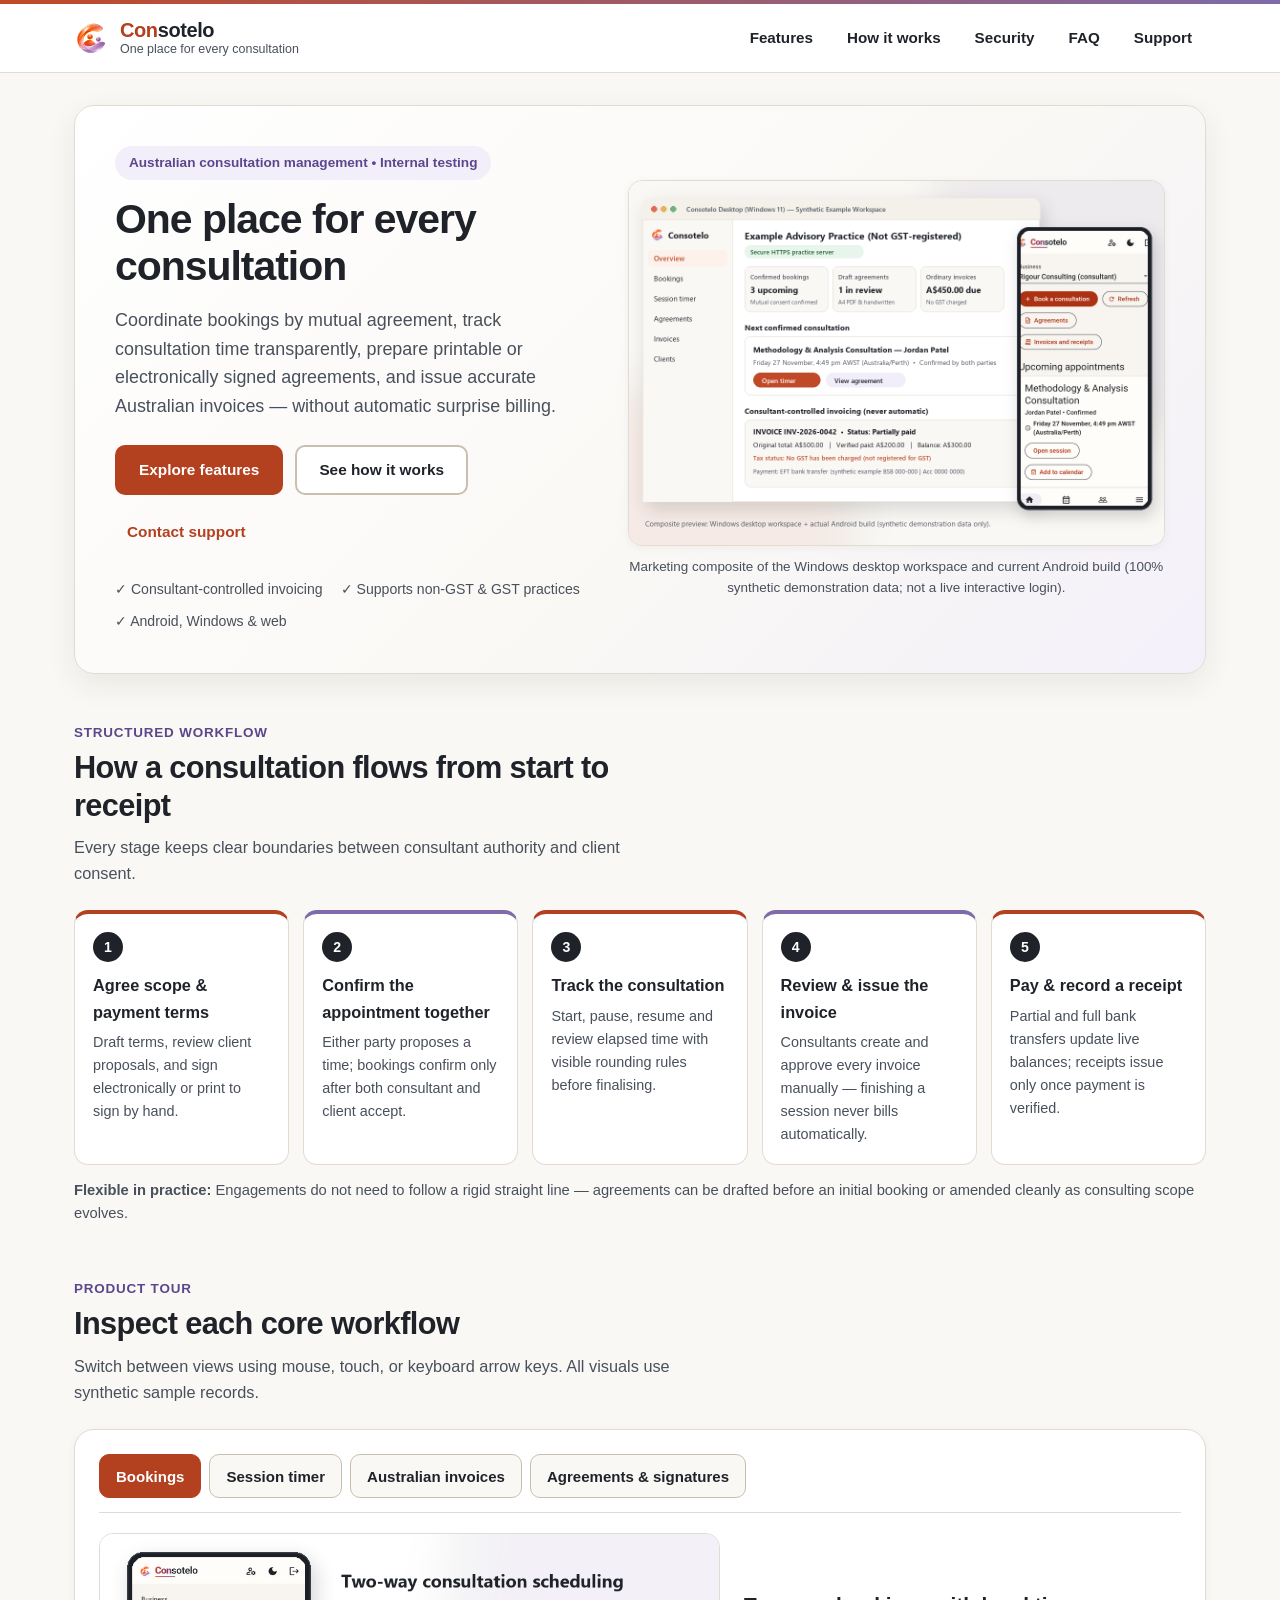
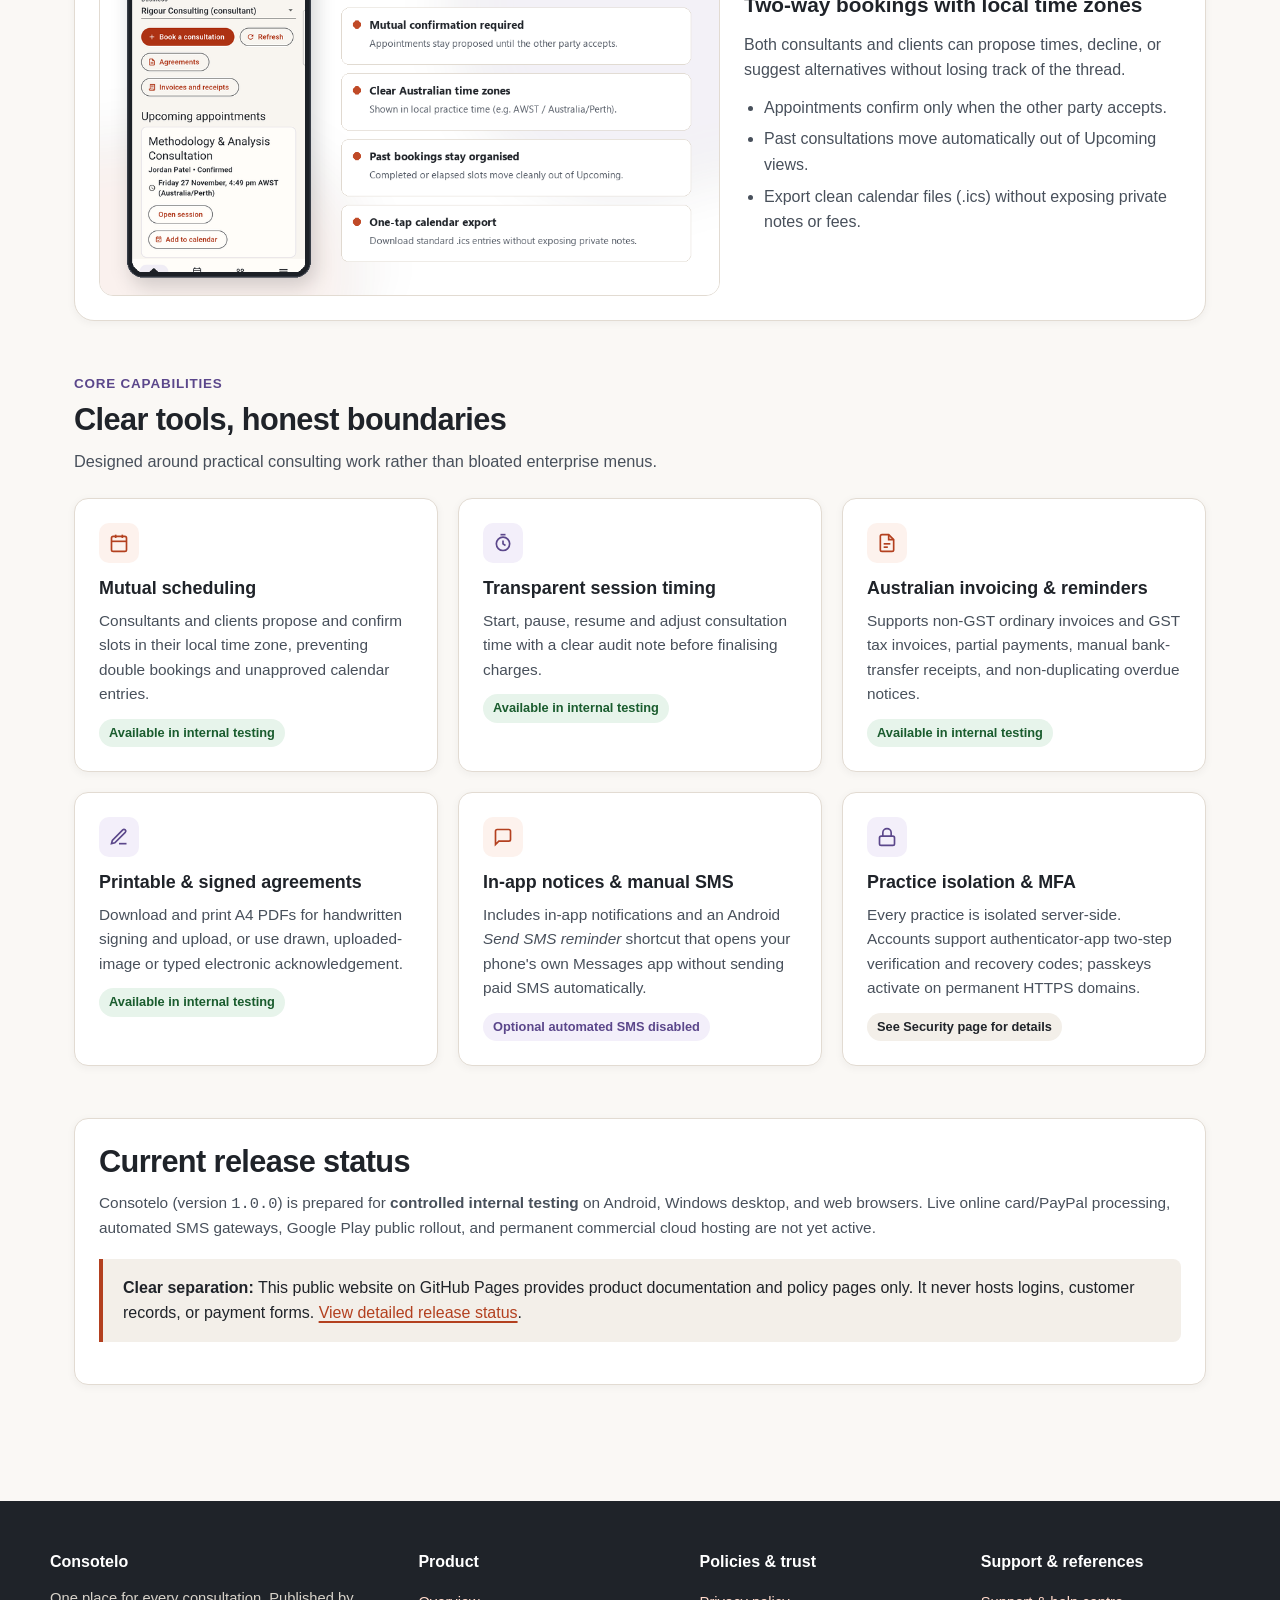
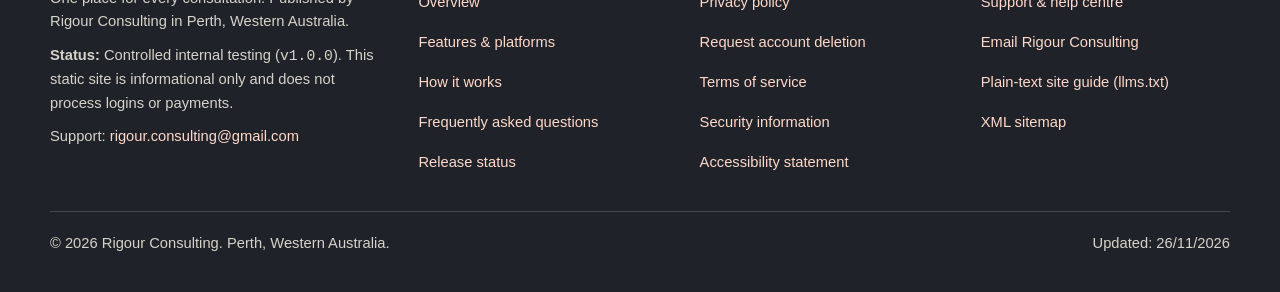
<file: index.html>
<!DOCTYPE html>
<html lang="en-AU">
<head>
  <meta charset="UTF-8">
  <meta name="viewport" content="width=device-width, initial-scale=1.0">
  <title>Consotelo | One place for every consultation</title>
  <meta name="description" content="Consultation management software for independent Australian consultants and clients: mutual bookings, reviewable session timing, non-GST and GST invoicing, and printable agreements.">
  <link rel="canonical" href="https://rigourconsulting.github.io/Consotelo/">
  <meta property="og:type" content="website">
  <meta property="og:site_name" content="Consotelo">
  <meta property="og:locale" content="en_AU">
  <meta property="og:title" content="Consotelo | One place for every consultation">
  <meta property="og:description" content="Consultation management software for independent Australian consultants and clients: mutual bookings, reviewable session timing, non-GST and GST invoicing, and printable agreements.">
  <meta property="og:url" content="https://rigourconsulting.github.io/Consotelo/">
  <meta property="og:image" content="https://rigourconsulting.github.io/Consotelo/assets/img/og-social-preview.png">
  <meta property="og:image:width" content="1200">
  <meta property="og:image:height" content="630">
  <meta property="og:image:alt" content="Consotelo — One place for every consultation">
  <meta name="twitter:card" content="summary_large_image">
  <meta name="twitter:title" content="Consotelo | One place for every consultation">
  <meta name="twitter:description" content="Consultation management software for independent Australian consultants and clients: mutual bookings, reviewable session timing, non-GST and GST invoicing, and printable agreements.">
  <meta name="twitter:image" content="https://rigourconsulting.github.io/Consotelo/assets/img/og-social-preview.png">
  <link rel="icon" type="image/svg+xml" href="favicon.svg">
  <link rel="icon" type="image/png" sizes="32x32" href="favicon.png">
  <link rel="apple-touch-icon" href="assets/img/consotelo_icon_128.png">
  <link rel="stylesheet" href="assets/css/site.css">
  <script type="application/ld+json">
{
  "@context": "https://schema.org",
  "@type": "Organization",
  "@id": "https://rigourconsulting.github.io/Consotelo/#organization",
  "name": "Rigour Consulting",
  "url": "https://rigourconsulting.github.io/Consotelo/",
  "logo": "https://rigourconsulting.github.io/Consotelo/assets/img/consotelo_icon.png",
  "email": "rigour.consulting@gmail.com",
  "address": {
    "@type": "PostalAddress",
    "addressLocality": "Perth",
    "addressRegion": "WA",
    "addressCountry": "AU"
  }
}
  </script>
  <script type="application/ld+json">
{
  "@context": "https://schema.org",
  "@type": "SoftwareApplication",
  "@id": "https://rigourconsulting.github.io/Consotelo/#software",
  "name": "Consotelo",
  "alternateName": "Consotelo — One place for every consultation",
  "applicationCategory": "BusinessApplication",
  "operatingSystem": "Android, Windows, Web",
  "softwareVersion": "1.0.0",
  "description": "Consultation management software for independent consultants and clients: mutual appointment scheduling, reviewable session timing, Australian non-GST and GST invoicing, and printable or electronically acknowledged agreements.",
  "url": "https://rigourconsulting.github.io/Consotelo/",
  "image": "https://rigourconsulting.github.io/Consotelo/assets/img/og-social-preview.png",
  "publisher": {
    "@id": "https://rigourconsulting.github.io/Consotelo/#organization"
  }
}
  </script>
</head>
<body>
  <a href="#main" class="skip-link">Skip to main content</a>
  <div class="top-ribbon" aria-hidden="true"></div>

  <header class="site-header">
    <div class="header-container">
      <a href="./" class="brand-link" aria-label="Consotelo home">
        <img src="assets/img/consotelo_icon_64.png" alt="Consotelo logo" class="brand-logo" width="36" height="36">
        <span class="brand-stack">
          <span class="brand-title"><span class="brand-c">Con</span>sotelo</span>
          <span class="brand-tagline">One place for every consultation</span>
        </span>
      </a>
      <nav class="site-nav" aria-label="Primary navigation">
        <a href="features/" class="nav-link">Features</a> <a href="how-it-works/" class="nav-link">How it works</a> <a href="security/" class="nav-link">Security</a> <a href="faq/" class="nav-link">FAQ</a> <a href="support/" class="nav-link">Support</a>
      </nav>
      <details class="mobile-nav-toggle">
        <summary class="mobile-nav-summary" aria-label="Open navigation menu">
          <svg width="20" height="20" viewBox="0 0 20 20" fill="currentColor" aria-hidden="true">
            <path fill-rule="evenodd" d="M3 5h14a1 1 0 010 2H3a1 1 0 010-2zm0 4h14a1 1 0 010 2H3a1 1 0 010-2zm0 4h14a1 1 0 010 2H3a1 1 0 010-2z" clip-rule="evenodd" />
          </svg>
          <span>Menu</span>
        </summary>
        <nav class="mobile-nav-dropdown" aria-label="Mobile menu links">
          <a href="./" class="nav-link active" aria-current="page">Home</a> <a href="features/" class="nav-link">Features</a> <a href="how-it-works/" class="nav-link">How it works</a> <a href="security/" class="nav-link">Security</a> <a href="faq/" class="nav-link">FAQ</a> <a href="support/" class="nav-link">Support</a> <a href="releases/" class="nav-link">Releases</a>
        </nav>
      </details>
    </div>
  </header>

  <main id="main" class="main-content">
    <section class="hero-split" aria-labelledby="hero-title">
      <div>
        <span class="hero-badge">Australian consultation management • Internal testing</span>
        <h1 id="hero-title" class="page-heading">One place for every consultation</h1>
        <p class="hero-lead">Coordinate bookings by mutual agreement, track consultation time transparently, prepare printable or electronically signed agreements, and issue accurate Australian invoices — without automatic surprise billing.</p>
        <div class="cta-group">
          <a href="features/" class="btn btn-primary">Explore features</a>
          <a href="how-it-works/" class="btn btn-secondary">See how it works</a>
          <a href="support/" class="btn btn-text">Contact support</a>
        </div>
        <ul class="hero-trust-strip" aria-label="Key product principles">
          <li>✓ Consultant-controlled invoicing</li>
          <li>✓ Supports non-GST &amp; GST practices</li>
          <li>✓ Android, Windows &amp; web</li>
        </ul>
      </div>
      <figure class="hero-visual">
        <img src="assets/img/hero-devices-composite.png" alt="Consotelo shown on a Windows desktop workspace and an Android phone using synthetic example consultation data" width="1120" height="760">
        <figcaption>Marketing composite of the Windows desktop workspace and current Android build (100% synthetic demonstration data; not a live interactive login).</figcaption>
      </figure>
    </section>

    <section class="section" aria-labelledby="lifecycle-title">
      <div class="section-header">
        <p class="section-kicker">Structured workflow</p>
        <h2 id="lifecycle-title" class="section-title">How a consultation flows from start to receipt</h2>
        <p class="section-lead">Every stage keeps clear boundaries between consultant authority and client consent.</p>
      </div>
      <ol class="lifecycle-grid">
        <li class="lifecycle-step">
          <span class="step-num" aria-hidden="true">1</span>
          <h3>Agree scope &amp; payment terms</h3>
          <p>Draft terms, review client proposals, and sign electronically or print to sign by hand.</p>
        </li>
        <li class="lifecycle-step">
          <span class="step-num" aria-hidden="true">2</span>
          <h3>Confirm the appointment together</h3>
          <p>Either party proposes a time; bookings confirm only after both consultant and client accept.</p>
        </li>
        <li class="lifecycle-step">
          <span class="step-num" aria-hidden="true">3</span>
          <h3>Track the consultation</h3>
          <p>Start, pause, resume and review elapsed time with visible rounding rules before finalising.</p>
        </li>
        <li class="lifecycle-step">
          <span class="step-num" aria-hidden="true">4</span>
          <h3>Review &amp; issue the invoice</h3>
          <p>Consultants create and approve every invoice manually — finishing a session never bills automatically.</p>
        </li>
        <li class="lifecycle-step">
          <span class="step-num" aria-hidden="true">5</span>
          <h3>Pay &amp; record a receipt</h3>
          <p>Partial and full bank transfers update live balances; receipts issue only once payment is verified.</p>
        </li>
      </ol>
      <p class="lifecycle-note"><strong>Flexible in practice:</strong> Engagements do not need to follow a rigid straight line — agreements can be drafted before an initial booking or amended cleanly as consulting scope evolves.</p>
    </section>

    <section class="section" aria-labelledby="tour-title">
      <div class="section-header">
        <p class="section-kicker">Product tour</p>
        <h2 id="tour-title" class="section-title">Inspect each core workflow</h2>
        <p class="section-lead">Switch between views using mouse, touch, or keyboard arrow keys. All visuals use synthetic sample records.</p>
      </div>
      <div class="tour-shell">
        <div class="tour-tabs" role="tablist" aria-label="Consotelo product tour views">
          <button type="button" class="tour-tab" role="tab" id="tab-bookings" aria-controls="panel-bookings" aria-selected="true">Bookings</button>
          <button type="button" class="tour-tab" role="tab" id="tab-timer" aria-controls="panel-timer" aria-selected="false" tabindex="-1">Session timer</button>
          <button type="button" class="tour-tab" role="tab" id="tab-invoices" aria-controls="panel-invoices" aria-selected="false" tabindex="-1">Australian invoices</button>
          <button type="button" class="tour-tab" role="tab" id="tab-agreements" aria-controls="panel-agreements" aria-selected="false" tabindex="-1">Agreements &amp; signatures</button>
        </div>

        <div id="panel-bookings" class="tour-panel" role="tabpanel" aria-labelledby="tab-bookings">
          <img src="assets/img/tour-bookings.png" alt="Android booking screen showing confirmed Methodology and Analysis Consultation in Australia/Perth time" width="960" height="560" loading="lazy">
          <div class="tour-panel-copy">
            <h3>Two-way bookings with local time zones</h3>
            <p>Both consultants and clients can propose times, decline, or suggest alternatives without losing track of the thread.</p>
            <ul>
              <li>Appointments confirm only when the other party accepts.</li>
              <li>Past consultations move automatically out of Upcoming views.</li>
              <li>Export clean calendar files (.ics) without exposing private notes or fees.</li>
            </ul>
          </div>
        </div>

        <div id="panel-timer" class="tour-panel" role="tabpanel" aria-labelledby="tab-timer" hidden>
          <img src="assets/img/tour-timer.png" alt="Consultation timer screen showing elapsed duration, nearest 30 minute rounding rule, and manual review controls" width="960" height="560" loading="lazy">
          <div class="tour-panel-copy">
            <h3>Reviewable consultation time</h3>
            <p>Track active consulting duration clearly even when mobile reception drops temporarily, then review before finalising.</p>
            <ul>
              <li>Configured rounding rules and any minimum duration are shown before finalising.</li>
              <li>Brief accidental starts (such as 6 seconds) do not create unexplained charges.</li>
              <li>Stopping or finishing a session never creates an automatic invoice.</li>
            </ul>
          </div>
        </div>

        <div id="panel-invoices" class="tour-panel" role="tabpanel" aria-labelledby="tab-invoices" hidden>
          <img src="assets/img/tour-invoices.png" alt="Side-by-side synthetic A4 examples of a non-GST ordinary Invoice and a GST-registered Tax Invoice" width="960" height="560" loading="lazy">
          <div class="tour-panel-copy">
            <h3>Built for both non-GST and GST-registered Australian practices</h3>
            <p>Not every independent Australian consultant is registered for GST. Consotelo handles both configurations accurately and locks issued snapshots permanently.</p>
            <ul>
              <li><strong>Not GST-registered:</strong> Issues an ordinary <em>INVOICE</em> stating <em>No GST has been charged</em>.</li>
              <li><strong>GST-registered:</strong> Issues a compliant <em>TAX INVOICE</em> supporting GST-exclusive, GST-inclusive and GST-free items.</li>
              <li>Partial payments, receipts, statements and overdue reminders always reference one original invoice.</li>
            </ul>
          </div>
        </div>

        <div id="panel-agreements" class="tour-panel" role="tabpanel" aria-labelledby="tab-agreements" hidden>
          <img src="assets/img/tour-agreements.png" alt="Android agreement details screen showing Project Advisory Agreement, Scheduled milestones, Download and Print buttons, and A4 signature preview" width="960" height="560" loading="lazy">
          <div class="tour-panel-copy">
            <h3>Print-and-sign by hand or sign electronically</h3>
            <p>Choose from six consulting agreement types and six payment structures, negotiate terms with clients, and keep finalised revisions locked.</p>
            <ul>
              <li>Download and print A4 PDFs with handwritten signature blocks, then upload scanned or photographed signed copies.</li>
              <li>Or draw a signature, upload a signature image, or type a name with explicit consent (distinct from certificate-based digital signatures).</li>
              <li>Subsequent scope changes create a new auditable amendment draft without altering the finalised original.</li>
            </ul>
          </div>
        </div>
      </div>
    </section>

    <section class="section" aria-labelledby="capabilities-title">
      <div class="section-header">
        <p class="section-kicker">Core capabilities</p>
        <h2 id="capabilities-title" class="section-title">Clear tools, honest boundaries</h2>
        <p class="section-lead">Designed around practical consulting work rather than bloated enterprise menus.</p>
      </div>
      <div class="grid-three">
        <article class="card">
          <div class="card-icon" aria-hidden="true"><svg width="20" height="20" viewBox="0 0 24 24" fill="none" stroke="currentColor" stroke-width="2"><rect x="3" y="4" width="18" height="18" rx="2"/><line x1="16" y1="2" x2="16" y2="6"/><line x1="8" y1="2" x2="8" y2="6"/><line x1="3" y1="10" x2="21" y2="10"/></svg></div>
          <h3 class="card-title">Mutual scheduling</h3>
          <p class="card-body">Consultants and clients propose and confirm slots in their local time zone, preventing double bookings and unapproved calendar entries.</p>
          <span class="status-pill">Available in internal testing</span>
        </article>
        <article class="card">
          <div class="card-icon lilac" aria-hidden="true"><svg width="20" height="20" viewBox="0 0 24 24" fill="none" stroke="currentColor" stroke-width="2"><circle cx="12" cy="13" r="8"/><polyline points="12 9 12 13 15 15"/><line x1="9" y1="2" x2="15" y2="2"/></svg></div>
          <h3 class="card-title">Transparent session timing</h3>
          <p class="card-body">Start, pause, resume and adjust consultation time with a clear audit note before finalising charges.</p>
          <span class="status-pill">Available in internal testing</span>
        </article>
        <article class="card">
          <div class="card-icon" aria-hidden="true"><svg width="20" height="20" viewBox="0 0 24 24" fill="none" stroke="currentColor" stroke-width="2"><path d="M14 2H6a2 2 0 0 0-2 2v16a2 2 0 0 0 2 2h12a2 2 0 0 0 2-2V8z"/><polyline points="14 2 14 8 20 8"/><line x1="8" y1="13" x2="16" y2="13"/><line x1="8" y1="17" x2="13" y2="17"/></svg></div>
          <h3 class="card-title">Australian invoicing &amp; reminders</h3>
          <p class="card-body">Supports non-GST ordinary invoices and GST tax invoices, partial payments, manual bank-transfer receipts, and non-duplicating overdue notices.</p>
          <span class="status-pill">Available in internal testing</span>
        </article>
        <article class="card">
          <div class="card-icon lilac" aria-hidden="true"><svg width="20" height="20" viewBox="0 0 24 24" fill="none" stroke="currentColor" stroke-width="2"><path d="M12 20h9"/><path d="M16.5 3.5a2.1 2.1 0 0 1 3 3L7 19l-4 1 1-4Z"/></svg></div>
          <h3 class="card-title">Printable &amp; signed agreements</h3>
          <p class="card-body">Download and print A4 PDFs for handwritten signing and upload, or use drawn, uploaded-image or typed electronic acknowledgement.</p>
          <span class="status-pill">Available in internal testing</span>
        </article>
        <article class="card">
          <div class="card-icon" aria-hidden="true"><svg width="20" height="20" viewBox="0 0 24 24" fill="none" stroke="currentColor" stroke-width="2"><path d="M21 15a2 2 0 0 1-2 2H7l-4 4V5a2 2 0 0 1 2-2h14a2 2 0 0 1 2 2z"/></svg></div>
          <h3 class="card-title">In-app notices &amp; manual SMS</h3>
          <p class="card-body">Includes in-app notifications and an Android <em>Send SMS reminder</em> shortcut that opens your phone's own Messages app without sending paid SMS automatically.</p>
          <span class="status-pill lilac">Optional automated SMS disabled</span>
        </article>
        <article class="card">
          <div class="card-icon lilac" aria-hidden="true"><svg width="20" height="20" viewBox="0 0 24 24" fill="none" stroke="currentColor" stroke-width="2"><rect x="3" y="11" width="18" height="11" rx="2"/><path d="M7 11V7a5 5 0 0 1 10 0v4"/></svg></div>
          <h3 class="card-title">Practice isolation &amp; MFA</h3>
          <p class="card-body">Every practice is isolated server-side. Accounts support authenticator-app two-step verification and recovery codes; passkeys activate on permanent HTTPS domains.</p>
          <span class="status-pill neutral">See Security page for details</span>
        </article>
      </div>
    </section>

    <section class="section" aria-labelledby="status-title">
      <div class="card">
        <h2 id="status-title" class="section-title">Current release status</h2>
        <p class="card-body">Consotelo (version <code>1.0.0</code>) is prepared for <strong>controlled internal testing</strong> on Android, Windows desktop, and web browsers. Live online card/PayPal processing, automated SMS gateways, Google Play public rollout, and permanent commercial cloud hosting are not yet active.</p>
        <div class="highlight-box">
          <p><strong>Clear separation:</strong> This public website on GitHub Pages provides product documentation and policy pages only. It never hosts logins, customer records, or payment forms. <a href="releases/">View detailed release status</a>.</p>
        </div>
      </div>
    </section>
  </main>

  <footer class="site-footer">
    <div class="footer-container">
      <div>
        <h2 class="footer-heading">Consotelo</h2>
        <p>One place for every consultation. Published by Rigour Consulting in Perth, Western Australia.</p>
        <p><strong>Status:</strong> Controlled internal testing (<code>v1.0.0</code>). This static site is informational only and does not process logins or payments.</p>
        <address class="contact-block">
          Support: <a href="mailto:rigour.consulting@gmail.com">rigour.consulting@gmail.com</a>
        </address>
      </div>

      <div>
        <h2 class="footer-heading">Product</h2>
        <ul class="footer-links">
          <li><a href="./">Overview</a></li>
          <li><a href="features/">Features &amp; platforms</a></li>
          <li><a href="how-it-works/">How it works</a></li>
          <li><a href="faq/">Frequently asked questions</a></li>
          <li><a href="releases/">Release status</a></li>
        </ul>
      </div>

      <div>
        <h2 class="footer-heading">Policies &amp; trust</h2>
        <ul class="footer-links">
          <li><a href="privacy/">Privacy policy</a></li>
          <li><a href="account-deletion/">Request account deletion</a></li>
          <li><a href="terms/">Terms of service</a></li>
          <li><a href="security/">Security information</a></li>
          <li><a href="accessibility/">Accessibility statement</a></li>
        </ul>
      </div>

      <div>
        <h2 class="footer-heading">Support &amp; references</h2>
        <ul class="footer-links">
          <li><a href="support/">Support &amp; help centre</a></li>
          <li><a href="mailto:rigour.consulting@gmail.com">Email Rigour Consulting</a></li>
          <li><a href="llms.txt">Plain-text site guide (llms.txt)</a></li>
          <li><a href="sitemap.xml">XML sitemap</a></li>
        </ul>
      </div>
    </div>

    <div class="footer-bottom">
      <p>&copy; 2026 Rigour Consulting. Perth, Western Australia.</p>
      <p>Updated: 26/11/2026</p>
    </div>
  </footer>
  <script src="assets/js/site.js" defer></script>
</body>
</html>
</file>
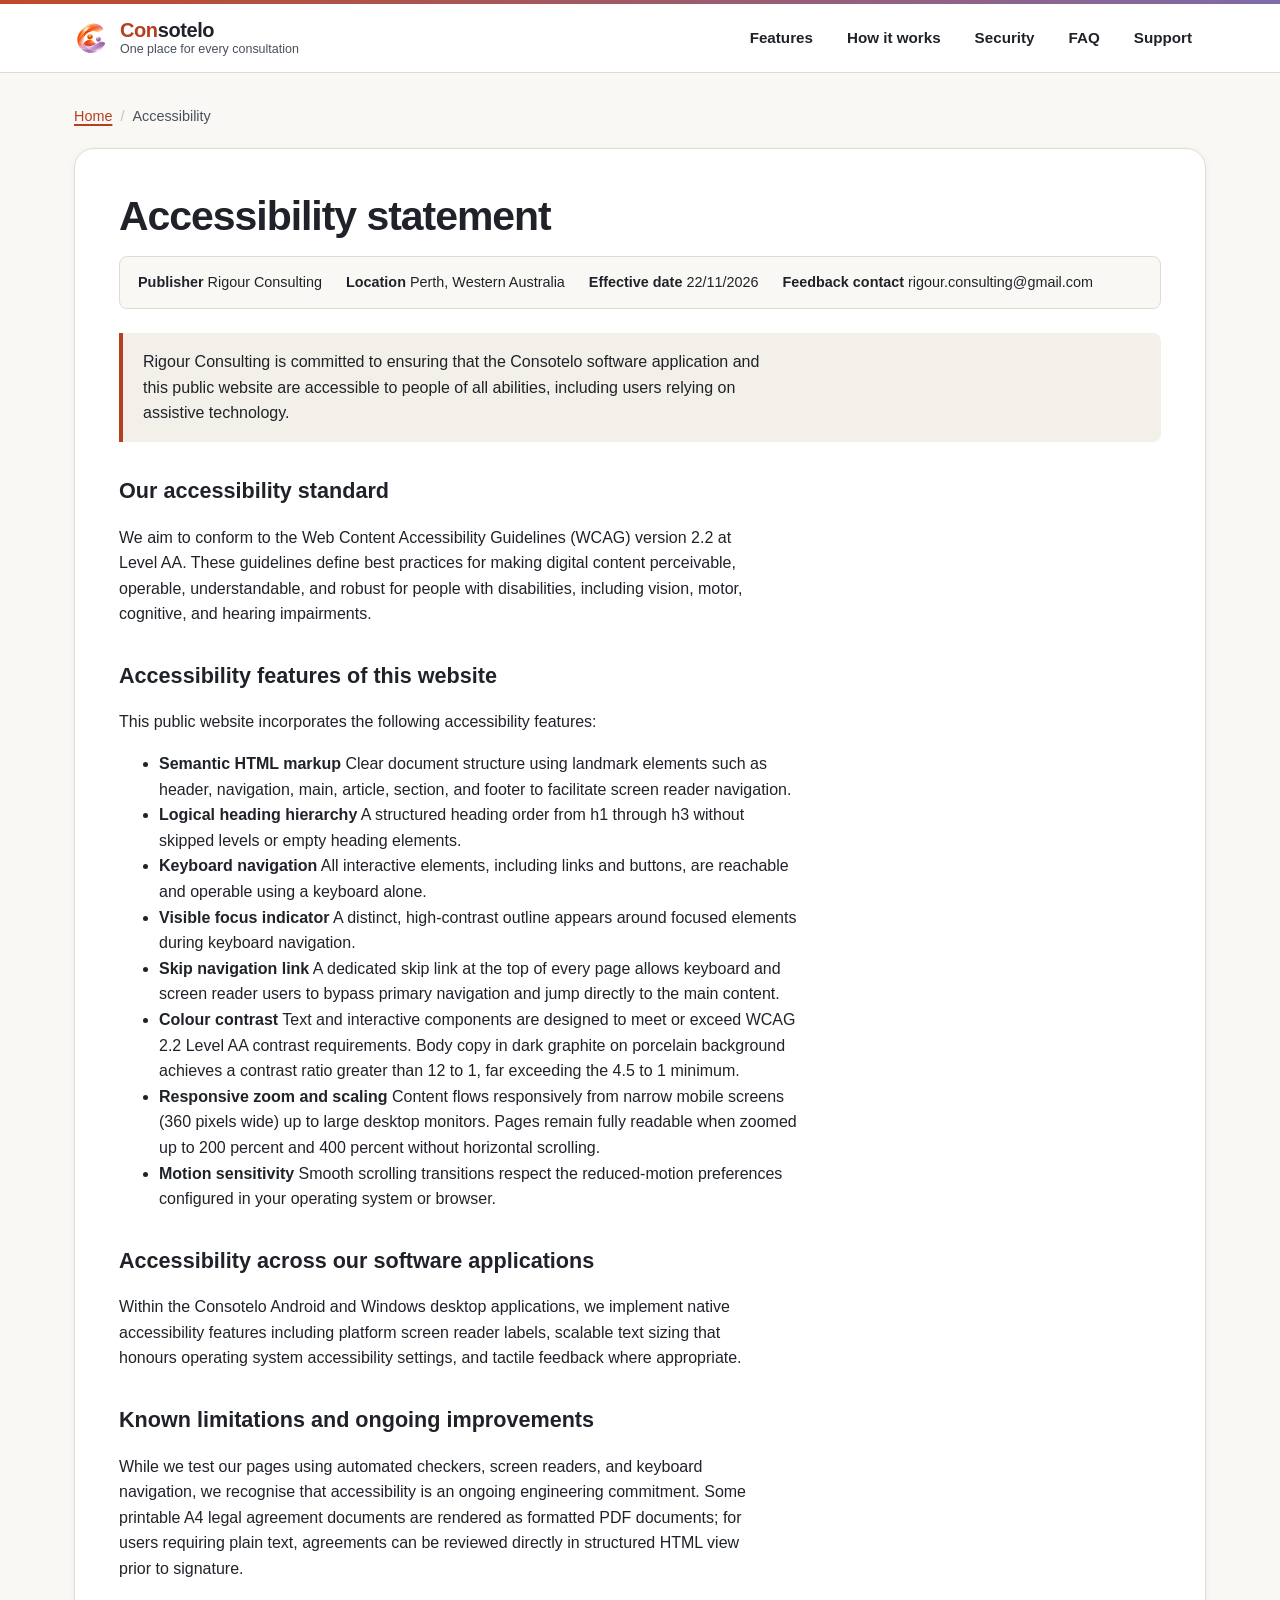
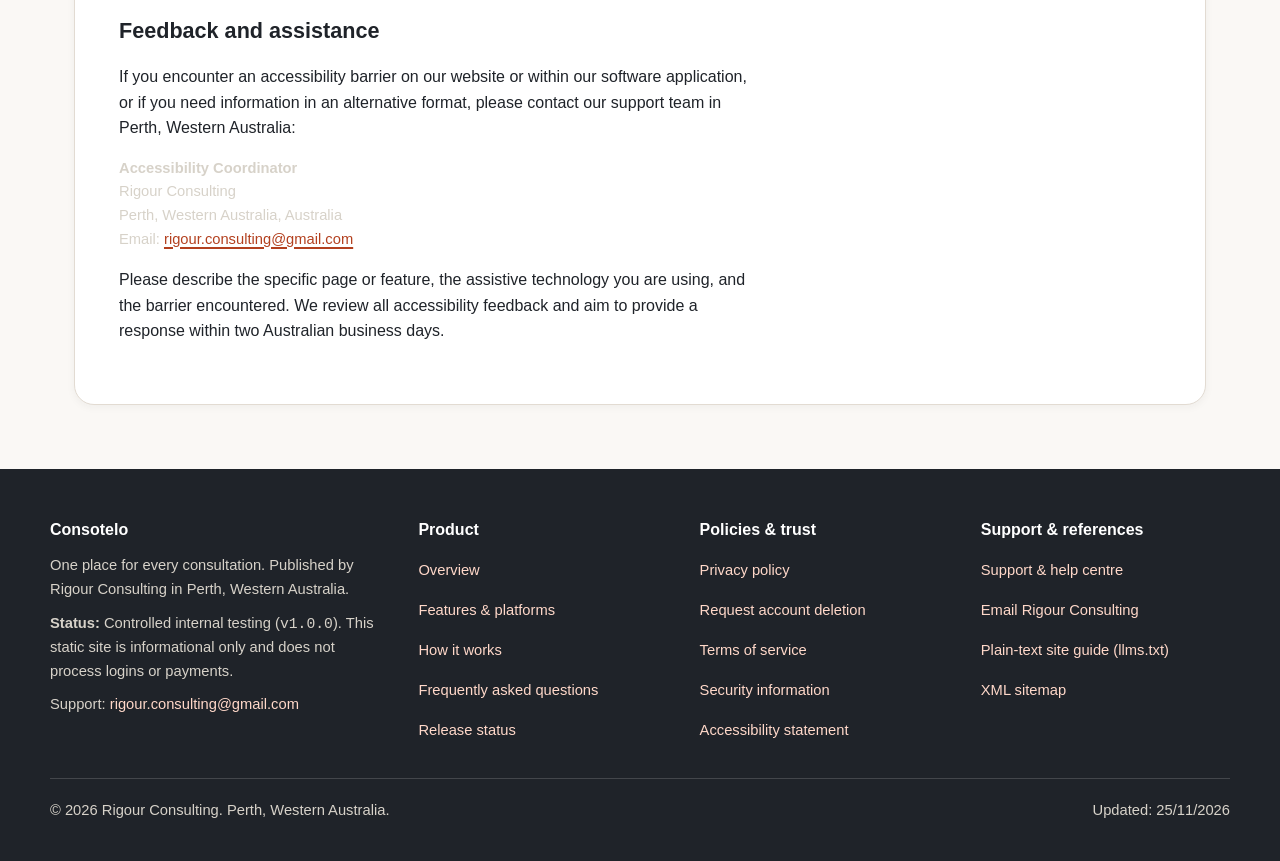
<file: accessibility/index.html>
<!DOCTYPE html>
<html lang="en-AU">
<head>
  <meta charset="UTF-8">
  <meta name="viewport" content="width=device-width, initial-scale=1.0">
  <title>Accessibility statement | Consotelo</title>
  <meta name="description" content="Accessibility commitment, WCAG 2.2 Level AA targets, and feedback channel for Consotelo applications and public pages.">
  <link rel="canonical" href="https://rigourconsulting.github.io/Consotelo/accessibility/">
  <meta property="og:type" content="website">
  <meta property="og:site_name" content="Consotelo">
  <meta property="og:locale" content="en_AU">
  <meta property="og:title" content="Accessibility statement | Consotelo">
  <meta property="og:description" content="Accessibility commitment, WCAG 2.2 Level AA targets, and feedback channel for Consotelo applications and public pages.">
  <meta property="og:url" content="https://rigourconsulting.github.io/Consotelo/accessibility/">
  <meta property="og:image" content="https://rigourconsulting.github.io/Consotelo/assets/img/og-social-preview.png">
  <meta property="og:image:width" content="1200">
  <meta property="og:image:height" content="630">
  <meta property="og:image:alt" content="Consotelo — One place for every consultation">
  <meta name="twitter:card" content="summary_large_image">
  <meta name="twitter:title" content="Accessibility statement | Consotelo">
  <meta name="twitter:description" content="Accessibility commitment, WCAG 2.2 Level AA targets, and feedback channel for Consotelo applications and public pages.">
  <meta name="twitter:image" content="https://rigourconsulting.github.io/Consotelo/assets/img/og-social-preview.png">
  <link rel="icon" type="image/svg+xml" href="../favicon.svg">
  <link rel="icon" type="image/png" sizes="32x32" href="../favicon.png">
  <link rel="apple-touch-icon" href="../assets/img/consotelo_icon_128.png">
  <link rel="stylesheet" href="../assets/css/site.css">
  <script type="application/ld+json">
{
  "@context": "https://schema.org",
  "@type": "Organization",
  "@id": "https://rigourconsulting.github.io/Consotelo/#organization",
  "name": "Rigour Consulting",
  "url": "https://rigourconsulting.github.io/Consotelo/",
  "logo": "https://rigourconsulting.github.io/Consotelo/assets/img/consotelo_icon.png",
  "email": "rigour.consulting@gmail.com",
  "address": {
    "@type": "PostalAddress",
    "addressLocality": "Perth",
    "addressRegion": "WA",
    "addressCountry": "AU"
  }
}
  </script>
  <script type="application/ld+json">
{
  "@context": "https://schema.org",
  "@type": "BreadcrumbList",
  "itemListElement": [
    {
      "@type": "ListItem",
      "position": 1,
      "name": "Home",
      "item": "https://rigourconsulting.github.io/Consotelo/"
    },
    {
      "@type": "ListItem",
      "position": 2,
      "name": "Accessibility",
      "item": "https://rigourconsulting.github.io/Consotelo/accessibility/"
    }
  ]
}
  </script>
</head>
<body>
  <a href="#main" class="skip-link">Skip to main content</a>
  <div class="top-ribbon" aria-hidden="true"></div>

  <header class="site-header">
    <div class="header-container">
      <a href="../" class="brand-link" aria-label="Consotelo home">
        <img src="../assets/img/consotelo_icon_64.png" alt="Consotelo logo" class="brand-logo" width="36" height="36">
        <span class="brand-stack">
          <span class="brand-title"><span class="brand-c">Con</span>sotelo</span>
          <span class="brand-tagline">One place for every consultation</span>
        </span>
      </a>
      <nav class="site-nav" aria-label="Primary navigation">
        <a href="../features/" class="nav-link">Features</a> <a href="../how-it-works/" class="nav-link">How it works</a> <a href="../security/" class="nav-link">Security</a> <a href="../faq/" class="nav-link">FAQ</a> <a href="../support/" class="nav-link">Support</a>
      </nav>
      <details class="mobile-nav-toggle">
        <summary class="mobile-nav-summary" aria-label="Open navigation menu">
          <svg width="20" height="20" viewBox="0 0 20 20" fill="currentColor" aria-hidden="true">
            <path fill-rule="evenodd" d="M3 5h14a1 1 0 010 2H3a1 1 0 010-2zm0 4h14a1 1 0 010 2H3a1 1 0 010-2zm0 4h14a1 1 0 010 2H3a1 1 0 010-2z" clip-rule="evenodd" />
          </svg>
          <span>Menu</span>
        </summary>
        <nav class="mobile-nav-dropdown" aria-label="Mobile menu links">
          <a href="../" class="nav-link">Home</a> <a href="../features/" class="nav-link">Features</a> <a href="../how-it-works/" class="nav-link">How it works</a> <a href="../security/" class="nav-link">Security</a> <a href="../faq/" class="nav-link">FAQ</a> <a href="../support/" class="nav-link">Support</a> <a href="../releases/" class="nav-link">Releases</a>
        </nav>
      </details>
    </div>
  </header>

  <main id="main" class="main-content">
    <nav class="breadcrumb" aria-label="Breadcrumb">
      <ol>
        <li><a href="../">Home</a></li>
        <li aria-current="page">Accessibility</li>
      </ol>
    </nav>
    <article class="policy-content" aria-labelledby="accessibility-title">
      <h1 id="accessibility-title" class="page-heading">Accessibility statement</h1>

      <div class="policy-meta">
        <span><strong>Publisher</strong> Rigour Consulting</span>
        <span><strong>Location</strong> Perth, Western Australia</span>
        <span><strong>Effective date</strong> 22/11/2026</span>
        <span><strong>Feedback contact</strong> rigour.consulting@gmail.com</span>
      </div>

      <div class="highlight-box">
        <p>Rigour Consulting is committed to ensuring that the Consotelo software application and this public website are accessible to people of all abilities, including users relying on assistive technology.</p>
      </div>

      <h2>Our accessibility standard</h2>
      <p>We aim to conform to the Web Content Accessibility Guidelines (WCAG) version 2.2 at Level AA. These guidelines define best practices for making digital content perceivable, operable, understandable, and robust for people with disabilities, including vision, motor, cognitive, and hearing impairments.</p>

      <h2>Accessibility features of this website</h2>
      <p>This public website incorporates the following accessibility features:</p>
      <ul>
        <li><strong>Semantic HTML markup</strong> Clear document structure using landmark elements such as header, navigation, main, article, section, and footer to facilitate screen reader navigation.</li>
        <li><strong>Logical heading hierarchy</strong> A structured heading order from h1 through h3 without skipped levels or empty heading elements.</li>
        <li><strong>Keyboard navigation</strong> All interactive elements, including links and buttons, are reachable and operable using a keyboard alone.</li>
        <li><strong>Visible focus indicator</strong> A distinct, high-contrast outline appears around focused elements during keyboard navigation.</li>
        <li><strong>Skip navigation link</strong> A dedicated skip link at the top of every page allows keyboard and screen reader users to bypass primary navigation and jump directly to the main content.</li>
        <li><strong>Colour contrast</strong> Text and interactive components are designed to meet or exceed WCAG 2.2 Level AA contrast requirements. Body copy in dark graphite on porcelain background achieves a contrast ratio greater than 12 to 1, far exceeding the 4.5 to 1 minimum.</li>
        <li><strong>Responsive zoom and scaling</strong> Content flows responsively from narrow mobile screens (360 pixels wide) up to large desktop monitors. Pages remain fully readable when zoomed up to 200 percent and 400 percent without horizontal scrolling.</li>
        <li><strong>Motion sensitivity</strong> Smooth scrolling transitions respect the reduced-motion preferences configured in your operating system or browser.</li>
      </ul>

      <h2>Accessibility across our software applications</h2>
      <p>Within the Consotelo Android and Windows desktop applications, we implement native accessibility features including platform screen reader labels, scalable text sizing that honours operating system accessibility settings, and tactile feedback where appropriate.</p>

      <h2>Known limitations and ongoing improvements</h2>
      <p>While we test our pages using automated checkers, screen readers, and keyboard navigation, we recognise that accessibility is an ongoing engineering commitment. Some printable A4 legal agreement documents are rendered as formatted PDF documents; for users requiring plain text, agreements can be reviewed directly in structured HTML view prior to signature.</p>

      <h2>Feedback and assistance</h2>
      <p>If you encounter an accessibility barrier on our website or within our software application, or if you need information in an alternative format, please contact our support team in Perth, Western Australia:</p>
      <address class="contact-block">
        <strong>Accessibility Coordinator</strong><br>
        Rigour Consulting<br>
        Perth, Western Australia, Australia<br>
        Email: <a href="mailto:rigour.consulting@gmail.com">rigour.consulting@gmail.com</a>
      </address>
      <p>Please describe the specific page or feature, the assistive technology you are using, and the barrier encountered. We review all accessibility feedback and aim to provide a response within two Australian business days.</p>
    </article>
  </main>

  <footer class="site-footer">
    <div class="footer-container">
      <div>
        <h2 class="footer-heading">Consotelo</h2>
        <p>One place for every consultation. Published by Rigour Consulting in Perth, Western Australia.</p>
        <p><strong>Status:</strong> Controlled internal testing (<code>v1.0.0</code>). This static site is informational only and does not process logins or payments.</p>
        <address class="contact-block">
          Support: <a href="mailto:rigour.consulting@gmail.com">rigour.consulting@gmail.com</a>
        </address>
      </div>

      <div>
        <h2 class="footer-heading">Product</h2>
        <ul class="footer-links">
          <li><a href="../">Overview</a></li>
          <li><a href="../features/">Features &amp; platforms</a></li>
          <li><a href="../how-it-works/">How it works</a></li>
          <li><a href="../faq/">Frequently asked questions</a></li>
          <li><a href="../releases/">Release status</a></li>
        </ul>
      </div>

      <div>
        <h2 class="footer-heading">Policies &amp; trust</h2>
        <ul class="footer-links">
          <li><a href="../privacy/">Privacy policy</a></li>
          <li><a href="../account-deletion/">Request account deletion</a></li>
          <li><a href="../terms/">Terms of service</a></li>
          <li><a href="../security/">Security information</a></li>
          <li><a href="../accessibility/">Accessibility statement</a></li>
        </ul>
      </div>

      <div>
        <h2 class="footer-heading">Support &amp; references</h2>
        <ul class="footer-links">
          <li><a href="../support/">Support &amp; help centre</a></li>
          <li><a href="mailto:rigour.consulting@gmail.com">Email Rigour Consulting</a></li>
          <li><a href="../llms.txt">Plain-text site guide (llms.txt)</a></li>
          <li><a href="../sitemap.xml">XML sitemap</a></li>
        </ul>
      </div>
    </div>

    <div class="footer-bottom">
      <p>&copy; 2026 Rigour Consulting. Perth, Western Australia.</p>
      <p>Updated: 25/11/2026</p>
    </div>
  </footer>
  <script src="../assets/js/site.js" defer></script>
</body>
</html>
</file>
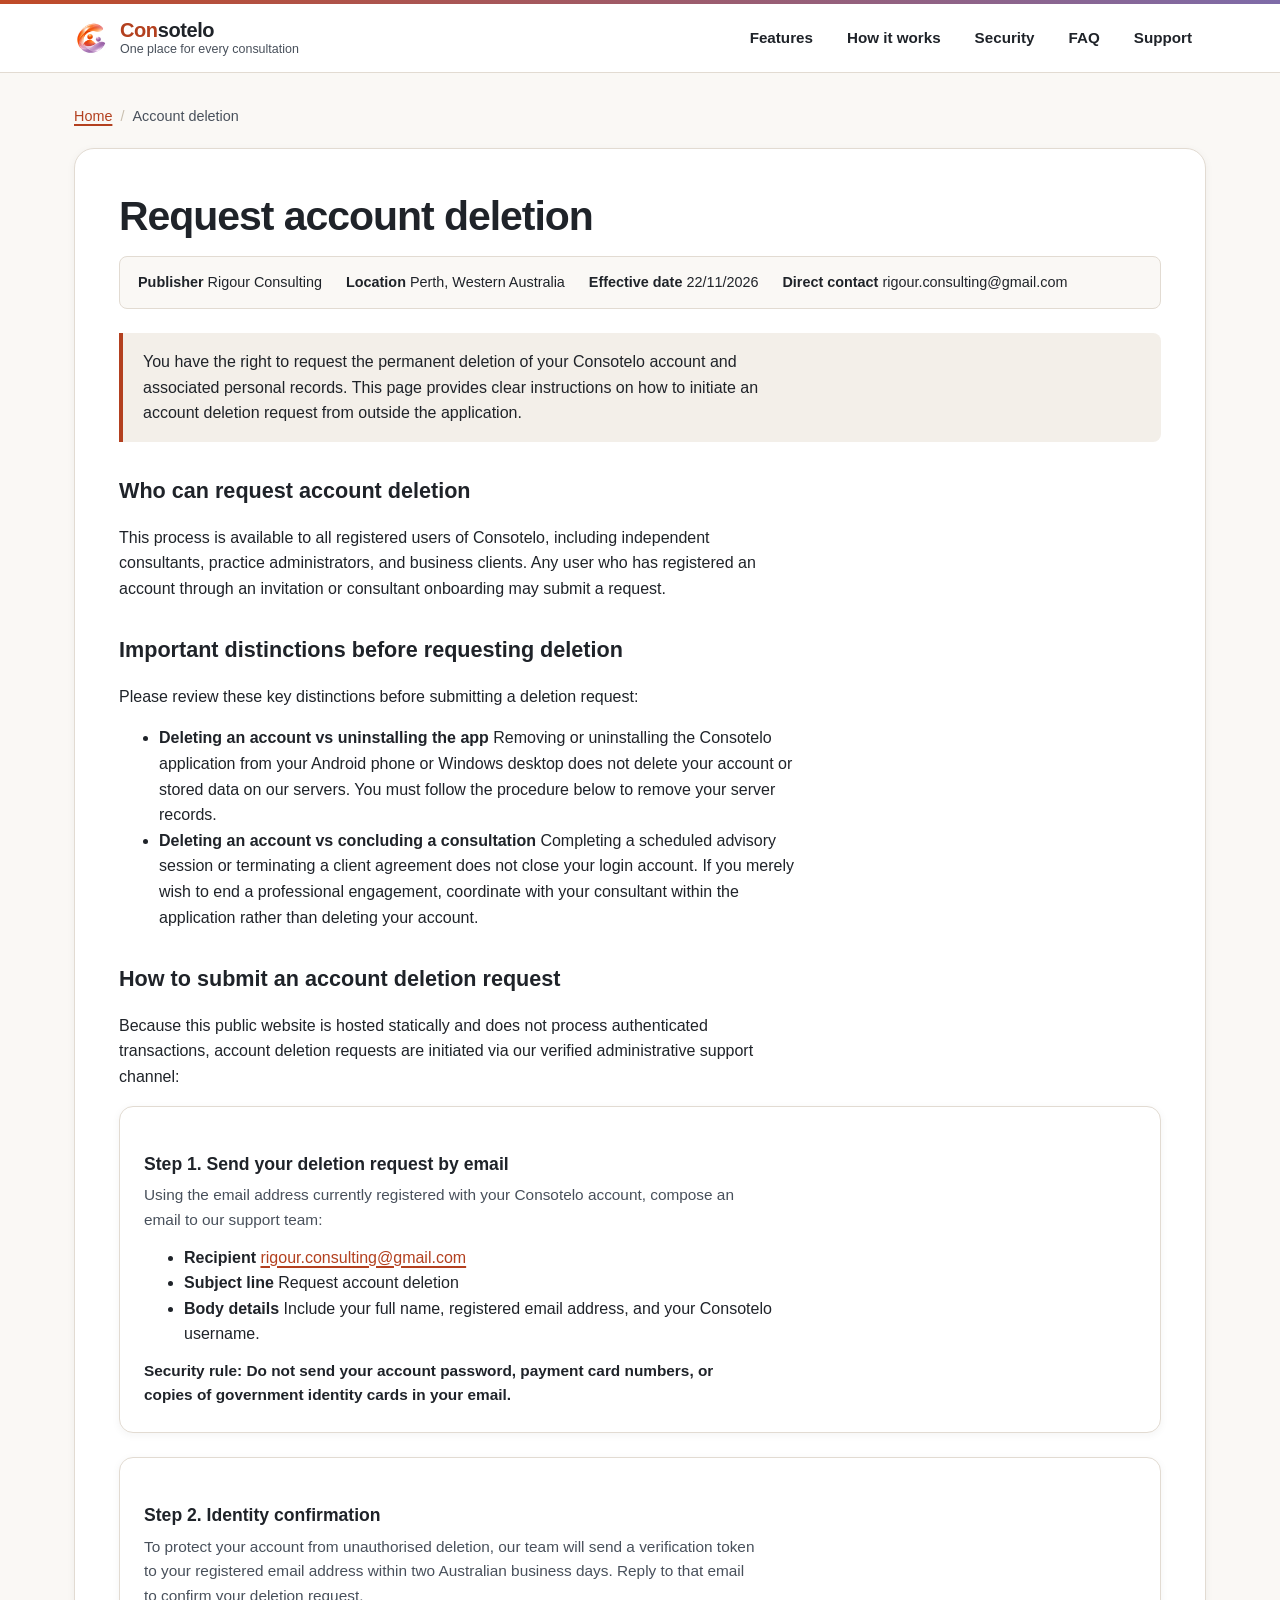
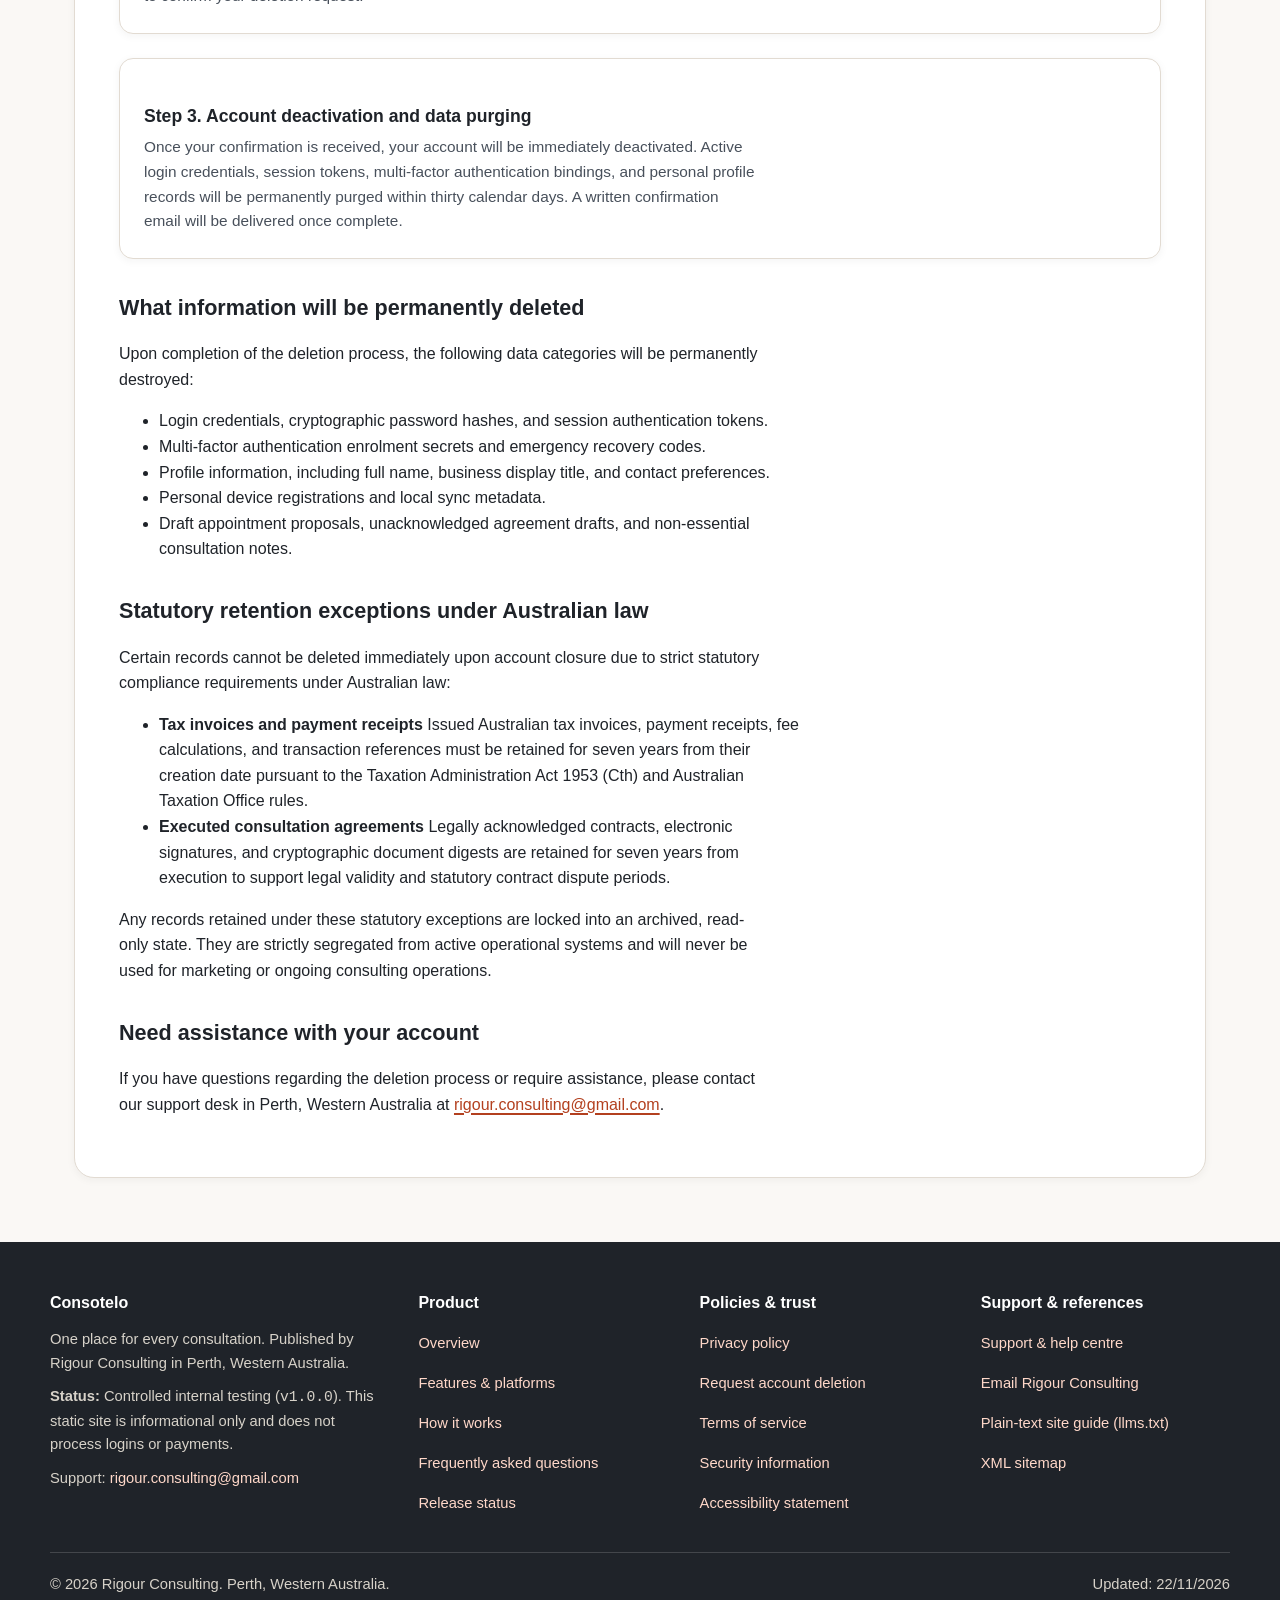
<file: account-deletion/index.html>
<!DOCTYPE html>
<html lang="en-AU">
<head>
  <meta charset="UTF-8">
  <meta name="viewport" content="width=device-width, initial-scale=1.0">
  <title>Request account deletion | Consotelo</title>
  <meta name="description" content="Instructions for requesting deletion of your Consotelo user account and personal data, including Australian statutory record retention distinctions.">
  <link rel="canonical" href="https://rigourconsulting.github.io/Consotelo/account-deletion/">
  <meta property="og:type" content="website">
  <meta property="og:site_name" content="Consotelo">
  <meta property="og:locale" content="en_AU">
  <meta property="og:title" content="Request account deletion | Consotelo">
  <meta property="og:description" content="Instructions for requesting deletion of your Consotelo user account and personal data, including Australian statutory record retention distinctions.">
  <meta property="og:url" content="https://rigourconsulting.github.io/Consotelo/account-deletion/">
  <meta property="og:image" content="https://rigourconsulting.github.io/Consotelo/assets/img/og-social-preview.png">
  <meta property="og:image:width" content="1200">
  <meta property="og:image:height" content="630">
  <meta property="og:image:alt" content="Consotelo — One place for every consultation">
  <meta name="twitter:card" content="summary_large_image">
  <meta name="twitter:title" content="Request account deletion | Consotelo">
  <meta name="twitter:description" content="Instructions for requesting deletion of your Consotelo user account and personal data, including Australian statutory record retention distinctions.">
  <meta name="twitter:image" content="https://rigourconsulting.github.io/Consotelo/assets/img/og-social-preview.png">
  <link rel="icon" type="image/svg+xml" href="../favicon.svg">
  <link rel="icon" type="image/png" sizes="32x32" href="../favicon.png">
  <link rel="apple-touch-icon" href="../assets/img/consotelo_icon_128.png">
  <link rel="stylesheet" href="../assets/css/site.css">
  <script type="application/ld+json">
{
  "@context": "https://schema.org",
  "@type": "Organization",
  "@id": "https://rigourconsulting.github.io/Consotelo/#organization",
  "name": "Rigour Consulting",
  "url": "https://rigourconsulting.github.io/Consotelo/",
  "logo": "https://rigourconsulting.github.io/Consotelo/assets/img/consotelo_icon.png",
  "email": "rigour.consulting@gmail.com",
  "address": {
    "@type": "PostalAddress",
    "addressLocality": "Perth",
    "addressRegion": "WA",
    "addressCountry": "AU"
  }
}
  </script>
  <script type="application/ld+json">
{
  "@context": "https://schema.org",
  "@type": "BreadcrumbList",
  "itemListElement": [
    {
      "@type": "ListItem",
      "position": 1,
      "name": "Home",
      "item": "https://rigourconsulting.github.io/Consotelo/"
    },
    {
      "@type": "ListItem",
      "position": 2,
      "name": "Account deletion",
      "item": "https://rigourconsulting.github.io/Consotelo/account-deletion/"
    }
  ]
}
  </script>
</head>
<body>
  <a href="#main" class="skip-link">Skip to main content</a>
  <div class="top-ribbon" aria-hidden="true"></div>

  <header class="site-header">
    <div class="header-container">
      <a href="../" class="brand-link" aria-label="Consotelo home">
        <img src="../assets/img/consotelo_icon_64.png" alt="Consotelo logo" class="brand-logo" width="36" height="36">
        <span class="brand-stack">
          <span class="brand-title"><span class="brand-c">Con</span>sotelo</span>
          <span class="brand-tagline">One place for every consultation</span>
        </span>
      </a>
      <nav class="site-nav" aria-label="Primary navigation">
        <a href="../features/" class="nav-link">Features</a> <a href="../how-it-works/" class="nav-link">How it works</a> <a href="../security/" class="nav-link">Security</a> <a href="../faq/" class="nav-link">FAQ</a> <a href="../support/" class="nav-link">Support</a>
      </nav>
      <details class="mobile-nav-toggle">
        <summary class="mobile-nav-summary" aria-label="Open navigation menu">
          <svg width="20" height="20" viewBox="0 0 20 20" fill="currentColor" aria-hidden="true">
            <path fill-rule="evenodd" d="M3 5h14a1 1 0 010 2H3a1 1 0 010-2zm0 4h14a1 1 0 010 2H3a1 1 0 010-2zm0 4h14a1 1 0 010 2H3a1 1 0 010-2z" clip-rule="evenodd" />
          </svg>
          <span>Menu</span>
        </summary>
        <nav class="mobile-nav-dropdown" aria-label="Mobile menu links">
          <a href="../" class="nav-link">Home</a> <a href="../features/" class="nav-link">Features</a> <a href="../how-it-works/" class="nav-link">How it works</a> <a href="../security/" class="nav-link">Security</a> <a href="../faq/" class="nav-link">FAQ</a> <a href="../support/" class="nav-link">Support</a> <a href="../releases/" class="nav-link">Releases</a>
        </nav>
      </details>
    </div>
  </header>

  <main id="main" class="main-content">
    <nav class="breadcrumb" aria-label="Breadcrumb">
      <ol>
        <li><a href="../">Home</a></li>
        <li aria-current="page">Account deletion</li>
      </ol>
    </nav>
    <article class="policy-content" aria-labelledby="deletion-title">
      <h1 id="deletion-title" class="page-heading">Request account deletion</h1>

      <div class="policy-meta">
        <span><strong>Publisher</strong> Rigour Consulting</span>
        <span><strong>Location</strong> Perth, Western Australia</span>
        <span><strong>Effective date</strong> 22/11/2026</span>
        <span><strong>Direct contact</strong> rigour.consulting@gmail.com</span>
      </div>

      <div class="highlight-box">
        <p>You have the right to request the permanent deletion of your Consotelo account and associated personal records. This page provides clear instructions on how to initiate an account deletion request from outside the application.</p>
      </div>

      <h2>Who can request account deletion</h2>
      <p>This process is available to all registered users of Consotelo, including independent consultants, practice administrators, and business clients. Any user who has registered an account through an invitation or consultant onboarding may submit a request.</p>

      <h2>Important distinctions before requesting deletion</h2>
      <p>Please review these key distinctions before submitting a deletion request:</p>
      <ul>
        <li><strong>Deleting an account vs uninstalling the app</strong> Removing or uninstalling the Consotelo application from your Android phone or Windows desktop does not delete your account or stored data on our servers. You must follow the procedure below to remove your server records.</li>
        <li><strong>Deleting an account vs concluding a consultation</strong> Completing a scheduled advisory session or terminating a client agreement does not close your login account. If you merely wish to end a professional engagement, coordinate with your consultant within the application rather than deleting your account.</li>
      </ul>

      <h2>How to submit an account deletion request</h2>
      <p>Because this public website is hosted statically and does not process authenticated transactions, account deletion requests are initiated via our verified administrative support channel:</p>

      <div class="card" style="margin-bottom: 24px;">
        <h3 class="card-title">Step 1. Send your deletion request by email</h3>
        <p class="card-body">Using the email address currently registered with your Consotelo account, compose an email to our support team:</p>
        <ul style="margin-top: 12px; margin-bottom: 12px;">
          <li><strong>Recipient</strong> <a href="mailto:rigour.consulting@gmail.com">rigour.consulting@gmail.com</a></li>
          <li><strong>Subject line</strong> Request account deletion</li>
          <li><strong>Body details</strong> Include your full name, registered email address, and your Consotelo username.</li>
        </ul>
        <p class="card-body" style="font-weight: 600; color: var(--color-primary);">Security rule: Do not send your account password, payment card numbers, or copies of government identity cards in your email.</p>
      </div>

      <div class="card" style="margin-bottom: 24px;">
        <h3 class="card-title">Step 2. Identity confirmation</h3>
        <p class="card-body">To protect your account from unauthorised deletion, our team will send a verification token to your registered email address within two Australian business days. Reply to that email to confirm your deletion request.</p>
      </div>

      <div class="card" style="margin-bottom: 24px;">
        <h3 class="card-title">Step 3. Account deactivation and data purging</h3>
        <p class="card-body">Once your confirmation is received, your account will be immediately deactivated. Active login credentials, session tokens, multi-factor authentication bindings, and personal profile records will be permanently purged within thirty calendar days. A written confirmation email will be delivered once complete.</p>
      </div>

      <h2>What information will be permanently deleted</h2>
      <p>Upon completion of the deletion process, the following data categories will be permanently destroyed:</p>
      <ul>
        <li>Login credentials, cryptographic password hashes, and session authentication tokens.</li>
        <li>Multi-factor authentication enrolment secrets and emergency recovery codes.</li>
        <li>Profile information, including full name, business display title, and contact preferences.</li>
        <li>Personal device registrations and local sync metadata.</li>
        <li>Draft appointment proposals, unacknowledged agreement drafts, and non-essential consultation notes.</li>
      </ul>

      <h2>Statutory retention exceptions under Australian law</h2>
      <p>Certain records cannot be deleted immediately upon account closure due to strict statutory compliance requirements under Australian law:</p>
      <ul>
        <li><strong>Tax invoices and payment receipts</strong> Issued Australian tax invoices, payment receipts, fee calculations, and transaction references must be retained for seven years from their creation date pursuant to the Taxation Administration Act 1953 (Cth) and Australian Taxation Office rules.</li>
        <li><strong>Executed consultation agreements</strong> Legally acknowledged contracts, electronic signatures, and cryptographic document digests are retained for seven years from execution to support legal validity and statutory contract dispute periods.</li>
      </ul>
      <p>Any records retained under these statutory exceptions are locked into an archived, read-only state. They are strictly segregated from active operational systems and will never be used for marketing or ongoing consulting operations.</p>

      <h2>Need assistance with your account</h2>
      <p>If you have questions regarding the deletion process or require assistance, please contact our support desk in Perth, Western Australia at <a href="mailto:rigour.consulting@gmail.com">rigour.consulting@gmail.com</a>.</p>
    </article>
  </main>

  <footer class="site-footer">
    <div class="footer-container">
      <div>
        <h2 class="footer-heading">Consotelo</h2>
        <p>One place for every consultation. Published by Rigour Consulting in Perth, Western Australia.</p>
        <p><strong>Status:</strong> Controlled internal testing (<code>v1.0.0</code>). This static site is informational only and does not process logins or payments.</p>
        <address class="contact-block">
          Support: <a href="mailto:rigour.consulting@gmail.com">rigour.consulting@gmail.com</a>
        </address>
      </div>

      <div>
        <h2 class="footer-heading">Product</h2>
        <ul class="footer-links">
          <li><a href="../">Overview</a></li>
          <li><a href="../features/">Features &amp; platforms</a></li>
          <li><a href="../how-it-works/">How it works</a></li>
          <li><a href="../faq/">Frequently asked questions</a></li>
          <li><a href="../releases/">Release status</a></li>
        </ul>
      </div>

      <div>
        <h2 class="footer-heading">Policies &amp; trust</h2>
        <ul class="footer-links">
          <li><a href="../privacy/">Privacy policy</a></li>
          <li><a href="../account-deletion/">Request account deletion</a></li>
          <li><a href="../terms/">Terms of service</a></li>
          <li><a href="../security/">Security information</a></li>
          <li><a href="../accessibility/">Accessibility statement</a></li>
        </ul>
      </div>

      <div>
        <h2 class="footer-heading">Support &amp; references</h2>
        <ul class="footer-links">
          <li><a href="../support/">Support &amp; help centre</a></li>
          <li><a href="mailto:rigour.consulting@gmail.com">Email Rigour Consulting</a></li>
          <li><a href="../llms.txt">Plain-text site guide (llms.txt)</a></li>
          <li><a href="../sitemap.xml">XML sitemap</a></li>
        </ul>
      </div>
    </div>

    <div class="footer-bottom">
      <p>&copy; 2026 Rigour Consulting. Perth, Western Australia.</p>
      <p>Updated: 22/11/2026</p>
    </div>
  </footer>
  <script src="../assets/js/site.js" defer></script>
</body>
</html>
</file>
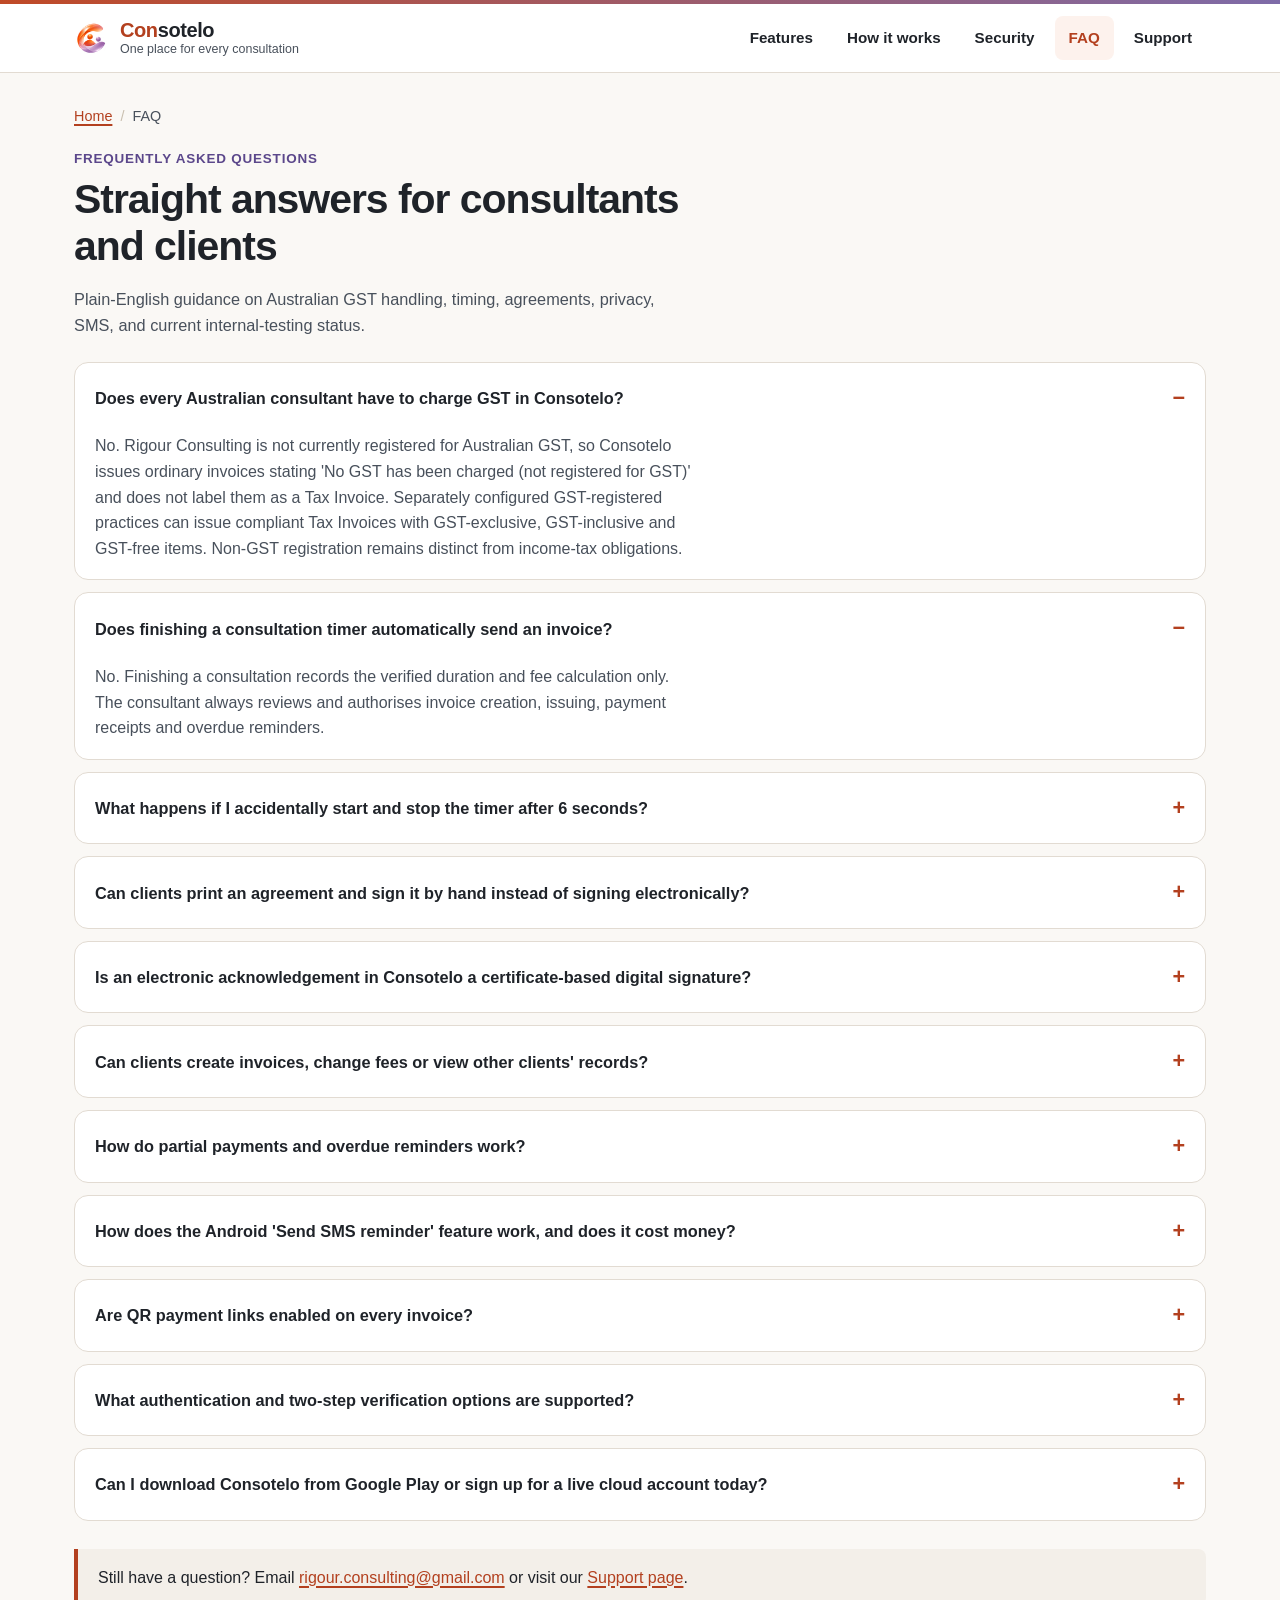
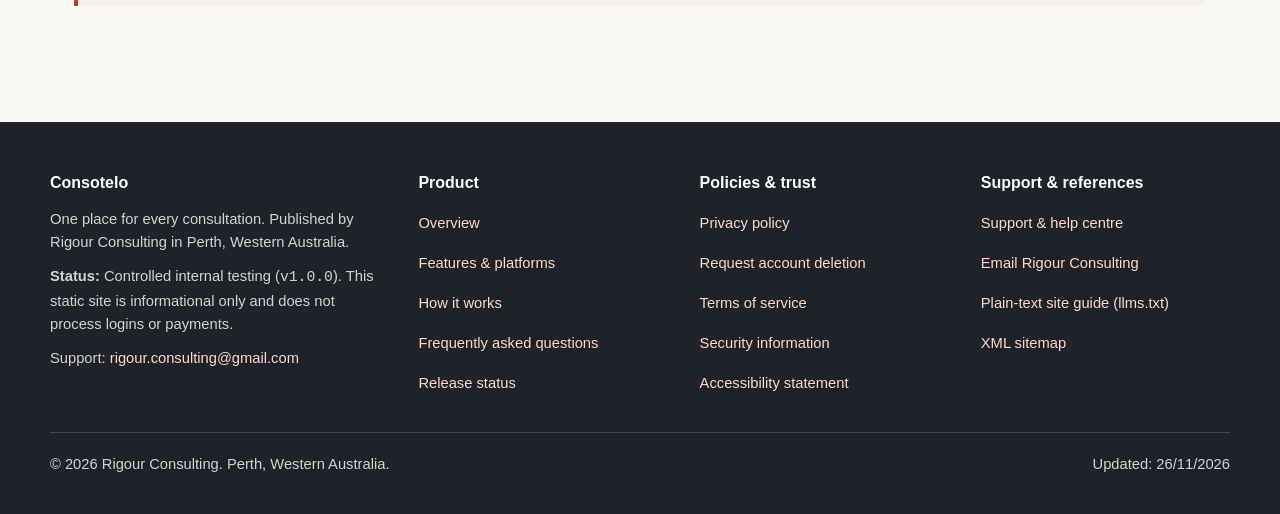
<file: faq/index.html>
<!DOCTYPE html>
<html lang="en-AU">
<head>
  <meta charset="UTF-8">
  <meta name="viewport" content="width=device-width, initial-scale=1.0">
  <title>Frequently asked questions | Consotelo</title>
  <meta name="description" content="Plain-English answers about Consotelo&#x27;s Australian non-GST and GST invoicing, manual invoice control, printable agreements, session timing, MFA, SMS reminders and testing status.">
  <link rel="canonical" href="https://rigourconsulting.github.io/Consotelo/faq/">
  <meta property="og:type" content="website">
  <meta property="og:site_name" content="Consotelo">
  <meta property="og:locale" content="en_AU">
  <meta property="og:title" content="Frequently asked questions | Consotelo">
  <meta property="og:description" content="Plain-English answers about Consotelo&#x27;s Australian non-GST and GST invoicing, manual invoice control, printable agreements, session timing, MFA, SMS reminders and testing status.">
  <meta property="og:url" content="https://rigourconsulting.github.io/Consotelo/faq/">
  <meta property="og:image" content="https://rigourconsulting.github.io/Consotelo/assets/img/og-social-preview.png">
  <meta property="og:image:width" content="1200">
  <meta property="og:image:height" content="630">
  <meta property="og:image:alt" content="Consotelo — One place for every consultation">
  <meta name="twitter:card" content="summary_large_image">
  <meta name="twitter:title" content="Frequently asked questions | Consotelo">
  <meta name="twitter:description" content="Plain-English answers about Consotelo&#x27;s Australian non-GST and GST invoicing, manual invoice control, printable agreements, session timing, MFA, SMS reminders and testing status.">
  <meta name="twitter:image" content="https://rigourconsulting.github.io/Consotelo/assets/img/og-social-preview.png">
  <link rel="icon" type="image/svg+xml" href="../favicon.svg">
  <link rel="icon" type="image/png" sizes="32x32" href="../favicon.png">
  <link rel="apple-touch-icon" href="../assets/img/consotelo_icon_128.png">
  <link rel="stylesheet" href="../assets/css/site.css">
  <script type="application/ld+json">
{
  "@context": "https://schema.org",
  "@type": "Organization",
  "@id": "https://rigourconsulting.github.io/Consotelo/#organization",
  "name": "Rigour Consulting",
  "url": "https://rigourconsulting.github.io/Consotelo/",
  "logo": "https://rigourconsulting.github.io/Consotelo/assets/img/consotelo_icon.png",
  "email": "rigour.consulting@gmail.com",
  "address": {
    "@type": "PostalAddress",
    "addressLocality": "Perth",
    "addressRegion": "WA",
    "addressCountry": "AU"
  }
}
  </script>
  <script type="application/ld+json">
{
  "@context": "https://schema.org",
  "@type": "BreadcrumbList",
  "itemListElement": [
    {
      "@type": "ListItem",
      "position": 1,
      "name": "Home",
      "item": "https://rigourconsulting.github.io/Consotelo/"
    },
    {
      "@type": "ListItem",
      "position": 2,
      "name": "FAQ",
      "item": "https://rigourconsulting.github.io/Consotelo/faq/"
    }
  ]
}
  </script>
  <script type="application/ld+json">
{
  "@context": "https://schema.org",
  "@type": "FAQPage",
  "mainEntity": [
    {
      "@type": "Question",
      "name": "Does every Australian consultant have to charge GST in Consotelo?",
      "acceptedAnswer": {
        "@type": "Answer",
        "text": "No. Rigour Consulting is not currently registered for Australian GST, so Consotelo issues ordinary invoices stating 'No GST has been charged (not registered for GST)' and does not label them as a Tax Invoice. Separately configured GST-registered practices can issue compliant Tax Invoices with GST-exclusive, GST-inclusive and GST-free items. Non-GST registration remains distinct from income-tax obligations."
      }
    },
    {
      "@type": "Question",
      "name": "Does finishing a consultation timer automatically send an invoice?",
      "acceptedAnswer": {
        "@type": "Answer",
        "text": "No. Finishing a consultation records the verified duration and fee calculation only. The consultant always reviews and authorises invoice creation, issuing, payment receipts and overdue reminders."
      }
    },
    {
      "@type": "Question",
      "name": "What happens if I accidentally start and stop the timer after 6 seconds?",
      "acceptedAnswer": {
        "@type": "Answer",
        "text": "Under exact-minute and nearest-30-minute rounding with no minimum billable duration configured, a 6-second session rounds to 0 billable minutes (A$0.00). Your configured rounding rule and any agreed minimum duration are displayed clearly on screen before you finalise."
      }
    },
    {
      "@type": "Question",
      "name": "Can clients print an agreement and sign it by hand instead of signing electronically?",
      "acceptedAnswer": {
        "@type": "Answer",
        "text": "Yes. Both consultants and clients can download and print a formatted A4 PDF with clearly labelled handwritten signature blocks, sign on paper, and upload a scanned or photographed copy (PDF, JPG or PNG). Uploaded copies require manual consultant review before finalisation. Drawn, uploaded-image and typed-name electronic acknowledgements are also supported."
      }
    },
    {
      "@type": "Question",
      "name": "Is an electronic acknowledgement in Consotelo a certificate-based digital signature?",
      "acceptedAnswer": {
        "@type": "Answer",
        "text": "No. Consotelo records explicit signing consent, account identity, timestamps and SHA-256 document revision hashes, but does not represent typed, drawn or uploaded signatures as certificate-based digital signatures (PKI) and does not certify legal enforceability without independent Australian legal review."
      }
    },
    {
      "@type": "Question",
      "name": "Can clients create invoices, change fees or view other clients' records?",
      "acceptedAnswer": {
        "@type": "Answer",
        "text": "No. Role permissions and practice tenant boundaries are enforced on the server for every API request. Clients can only view, download and respond to records belonging to their own authorised relationships."
      }
    },
    {
      "@type": "Question",
      "name": "How do partial payments and overdue reminders work?",
      "acceptedAnswer": {
        "@type": "Answer",
        "text": "Verified partial payments reduce the invoice's live outstanding balance immediately. First reminders, second reminders and final notices always reference the single original invoice without creating a new charge, and overdue notices are automatically suppressed once an invoice is paid in full."
      }
    },
    {
      "@type": "Question",
      "name": "How does the Android 'Send SMS reminder' feature work, and does it cost money?",
      "acceptedAnswer": {
        "@type": "Answer",
        "text": "Tapping 'Send SMS reminder' opens your phone's default Messages app with a prefilled reminder draft so you can review, edit or cancel it before sending under your ordinary mobile plan. Consotelo does not request restricted SMS permissions and never sends paid automated SMS messages by default."
      }
    },
    {
      "@type": "Question",
      "name": "Are QR payment links enabled on every invoice?",
      "acceptedAnswer": {
        "@type": "Answer",
        "text": "Only when a practice configures a permanent, verified HTTPS payment domain. Consotelo blocks local development addresses, placeholder domains and temporary testing tunnels from appearing in QR codes while preserving configured bank-transfer instructions."
      }
    },
    {
      "@type": "Question",
      "name": "What authentication and two-step verification options are supported?",
      "acceptedAnswer": {
        "@type": "Answer",
        "text": "Consotelo supports password sign-in, optional RFC 6238 authenticator-app two-step verification (6-digit codes) and single-use recovery codes. Standards-based passkeys and Windows Hello are built in and activate once a practice connects to a permanent HTTPS domain; rotating temporary test tunnels intentionally disable passkeys."
      }
    },
    {
      "@type": "Question",
      "name": "Can I download Consotelo from Google Play or sign up for a live cloud account today?",
      "acceptedAnswer": {
        "@type": "Answer",
        "text": "Not yet. Consotelo v1.0.0 is currently prepared for controlled internal testing on Android, Windows desktop and web browsers. Permanent commercial hosting and public store release are not yet live."
      }
    }
  ]
}
  </script>
</head>
<body>
  <a href="#main" class="skip-link">Skip to main content</a>
  <div class="top-ribbon" aria-hidden="true"></div>

  <header class="site-header">
    <div class="header-container">
      <a href="../" class="brand-link" aria-label="Consotelo home">
        <img src="../assets/img/consotelo_icon_64.png" alt="Consotelo logo" class="brand-logo" width="36" height="36">
        <span class="brand-stack">
          <span class="brand-title"><span class="brand-c">Con</span>sotelo</span>
          <span class="brand-tagline">One place for every consultation</span>
        </span>
      </a>
      <nav class="site-nav" aria-label="Primary navigation">
        <a href="../features/" class="nav-link">Features</a> <a href="../how-it-works/" class="nav-link">How it works</a> <a href="../security/" class="nav-link">Security</a> <a href="../faq/" class="nav-link active" aria-current="page">FAQ</a> <a href="../support/" class="nav-link">Support</a>
      </nav>
      <details class="mobile-nav-toggle">
        <summary class="mobile-nav-summary" aria-label="Open navigation menu">
          <svg width="20" height="20" viewBox="0 0 20 20" fill="currentColor" aria-hidden="true">
            <path fill-rule="evenodd" d="M3 5h14a1 1 0 010 2H3a1 1 0 010-2zm0 4h14a1 1 0 010 2H3a1 1 0 010-2zm0 4h14a1 1 0 010 2H3a1 1 0 010-2z" clip-rule="evenodd" />
          </svg>
          <span>Menu</span>
        </summary>
        <nav class="mobile-nav-dropdown" aria-label="Mobile menu links">
          <a href="../" class="nav-link">Home</a> <a href="../features/" class="nav-link">Features</a> <a href="../how-it-works/" class="nav-link">How it works</a> <a href="../security/" class="nav-link">Security</a> <a href="../faq/" class="nav-link active" aria-current="page">FAQ</a> <a href="../support/" class="nav-link">Support</a> <a href="../releases/" class="nav-link">Releases</a>
        </nav>
      </details>
    </div>
  </header>

  <main id="main" class="main-content">
    <nav class="breadcrumb" aria-label="Breadcrumb">
      <ol>
        <li><a href="../">Home</a></li>
        <li aria-current="page">FAQ</li>
      </ol>
    </nav>
    <section class="section" aria-labelledby="faq-h1">
      <div class="section-header">
        <p class="section-kicker">Frequently asked questions</p>
        <h1 id="faq-h1" class="page-heading">Straight answers for consultants and clients</h1>
        <p class="section-lead">Plain-English guidance on Australian GST handling, timing, agreements, privacy, SMS, and current internal-testing status.</p>
      </div>
      <div class="faq-list">
        <details class="faq-item" open>
          <summary>Does every Australian consultant have to charge GST in Consotelo?</summary>
          <div class="faq-answer"><p>No. Rigour Consulting is not currently registered for Australian GST, so Consotelo issues ordinary invoices stating &#x27;No GST has been charged (not registered for GST)&#x27; and does not label them as a Tax Invoice. Separately configured GST-registered practices can issue compliant Tax Invoices with GST-exclusive, GST-inclusive and GST-free items. Non-GST registration remains distinct from income-tax obligations.</p></div>
        </details>
        <details class="faq-item" open>
          <summary>Does finishing a consultation timer automatically send an invoice?</summary>
          <div class="faq-answer"><p>No. Finishing a consultation records the verified duration and fee calculation only. The consultant always reviews and authorises invoice creation, issuing, payment receipts and overdue reminders.</p></div>
        </details>
        <details class="faq-item">
          <summary>What happens if I accidentally start and stop the timer after 6 seconds?</summary>
          <div class="faq-answer"><p>Under exact-minute and nearest-30-minute rounding with no minimum billable duration configured, a 6-second session rounds to 0 billable minutes (A$0.00). Your configured rounding rule and any agreed minimum duration are displayed clearly on screen before you finalise.</p></div>
        </details>
        <details class="faq-item">
          <summary>Can clients print an agreement and sign it by hand instead of signing electronically?</summary>
          <div class="faq-answer"><p>Yes. Both consultants and clients can download and print a formatted A4 PDF with clearly labelled handwritten signature blocks, sign on paper, and upload a scanned or photographed copy (PDF, JPG or PNG). Uploaded copies require manual consultant review before finalisation. Drawn, uploaded-image and typed-name electronic acknowledgements are also supported.</p></div>
        </details>
        <details class="faq-item">
          <summary>Is an electronic acknowledgement in Consotelo a certificate-based digital signature?</summary>
          <div class="faq-answer"><p>No. Consotelo records explicit signing consent, account identity, timestamps and SHA-256 document revision hashes, but does not represent typed, drawn or uploaded signatures as certificate-based digital signatures (PKI) and does not certify legal enforceability without independent Australian legal review.</p></div>
        </details>
        <details class="faq-item">
          <summary>Can clients create invoices, change fees or view other clients&#x27; records?</summary>
          <div class="faq-answer"><p>No. Role permissions and practice tenant boundaries are enforced on the server for every API request. Clients can only view, download and respond to records belonging to their own authorised relationships.</p></div>
        </details>
        <details class="faq-item">
          <summary>How do partial payments and overdue reminders work?</summary>
          <div class="faq-answer"><p>Verified partial payments reduce the invoice&#x27;s live outstanding balance immediately. First reminders, second reminders and final notices always reference the single original invoice without creating a new charge, and overdue notices are automatically suppressed once an invoice is paid in full.</p></div>
        </details>
        <details class="faq-item">
          <summary>How does the Android &#x27;Send SMS reminder&#x27; feature work, and does it cost money?</summary>
          <div class="faq-answer"><p>Tapping &#x27;Send SMS reminder&#x27; opens your phone&#x27;s default Messages app with a prefilled reminder draft so you can review, edit or cancel it before sending under your ordinary mobile plan. Consotelo does not request restricted SMS permissions and never sends paid automated SMS messages by default.</p></div>
        </details>
        <details class="faq-item">
          <summary>Are QR payment links enabled on every invoice?</summary>
          <div class="faq-answer"><p>Only when a practice configures a permanent, verified HTTPS payment domain. Consotelo blocks local development addresses, placeholder domains and temporary testing tunnels from appearing in QR codes while preserving configured bank-transfer instructions.</p></div>
        </details>
        <details class="faq-item">
          <summary>What authentication and two-step verification options are supported?</summary>
          <div class="faq-answer"><p>Consotelo supports password sign-in, optional RFC 6238 authenticator-app two-step verification (6-digit codes) and single-use recovery codes. Standards-based passkeys and Windows Hello are built in and activate once a practice connects to a permanent HTTPS domain; rotating temporary test tunnels intentionally disable passkeys.</p></div>
        </details>
        <details class="faq-item">
          <summary>Can I download Consotelo from Google Play or sign up for a live cloud account today?</summary>
          <div class="faq-answer"><p>Not yet. Consotelo v1.0.0 is currently prepared for controlled internal testing on Android, Windows desktop and web browsers. Permanent commercial hosting and public store release are not yet live.</p></div>
        </details>
      </div>
      <div class="highlight-box" style="margin-top:28px;">
        <p>Still have a question? Email <a href="mailto:rigour.consulting@gmail.com">rigour.consulting@gmail.com</a> or visit our <a href="../support/">Support page</a>.</p>
      </div>
    </section>
  </main>

  <footer class="site-footer">
    <div class="footer-container">
      <div>
        <h2 class="footer-heading">Consotelo</h2>
        <p>One place for every consultation. Published by Rigour Consulting in Perth, Western Australia.</p>
        <p><strong>Status:</strong> Controlled internal testing (<code>v1.0.0</code>). This static site is informational only and does not process logins or payments.</p>
        <address class="contact-block">
          Support: <a href="mailto:rigour.consulting@gmail.com">rigour.consulting@gmail.com</a>
        </address>
      </div>

      <div>
        <h2 class="footer-heading">Product</h2>
        <ul class="footer-links">
          <li><a href="../">Overview</a></li>
          <li><a href="../features/">Features &amp; platforms</a></li>
          <li><a href="../how-it-works/">How it works</a></li>
          <li><a href="../faq/">Frequently asked questions</a></li>
          <li><a href="../releases/">Release status</a></li>
        </ul>
      </div>

      <div>
        <h2 class="footer-heading">Policies &amp; trust</h2>
        <ul class="footer-links">
          <li><a href="../privacy/">Privacy policy</a></li>
          <li><a href="../account-deletion/">Request account deletion</a></li>
          <li><a href="../terms/">Terms of service</a></li>
          <li><a href="../security/">Security information</a></li>
          <li><a href="../accessibility/">Accessibility statement</a></li>
        </ul>
      </div>

      <div>
        <h2 class="footer-heading">Support &amp; references</h2>
        <ul class="footer-links">
          <li><a href="../support/">Support &amp; help centre</a></li>
          <li><a href="mailto:rigour.consulting@gmail.com">Email Rigour Consulting</a></li>
          <li><a href="../llms.txt">Plain-text site guide (llms.txt)</a></li>
          <li><a href="../sitemap.xml">XML sitemap</a></li>
        </ul>
      </div>
    </div>

    <div class="footer-bottom">
      <p>&copy; 2026 Rigour Consulting. Perth, Western Australia.</p>
      <p>Updated: 26/11/2026</p>
    </div>
  </footer>
  <script src="../assets/js/site.js" defer></script>
</body>
</html>
</file>
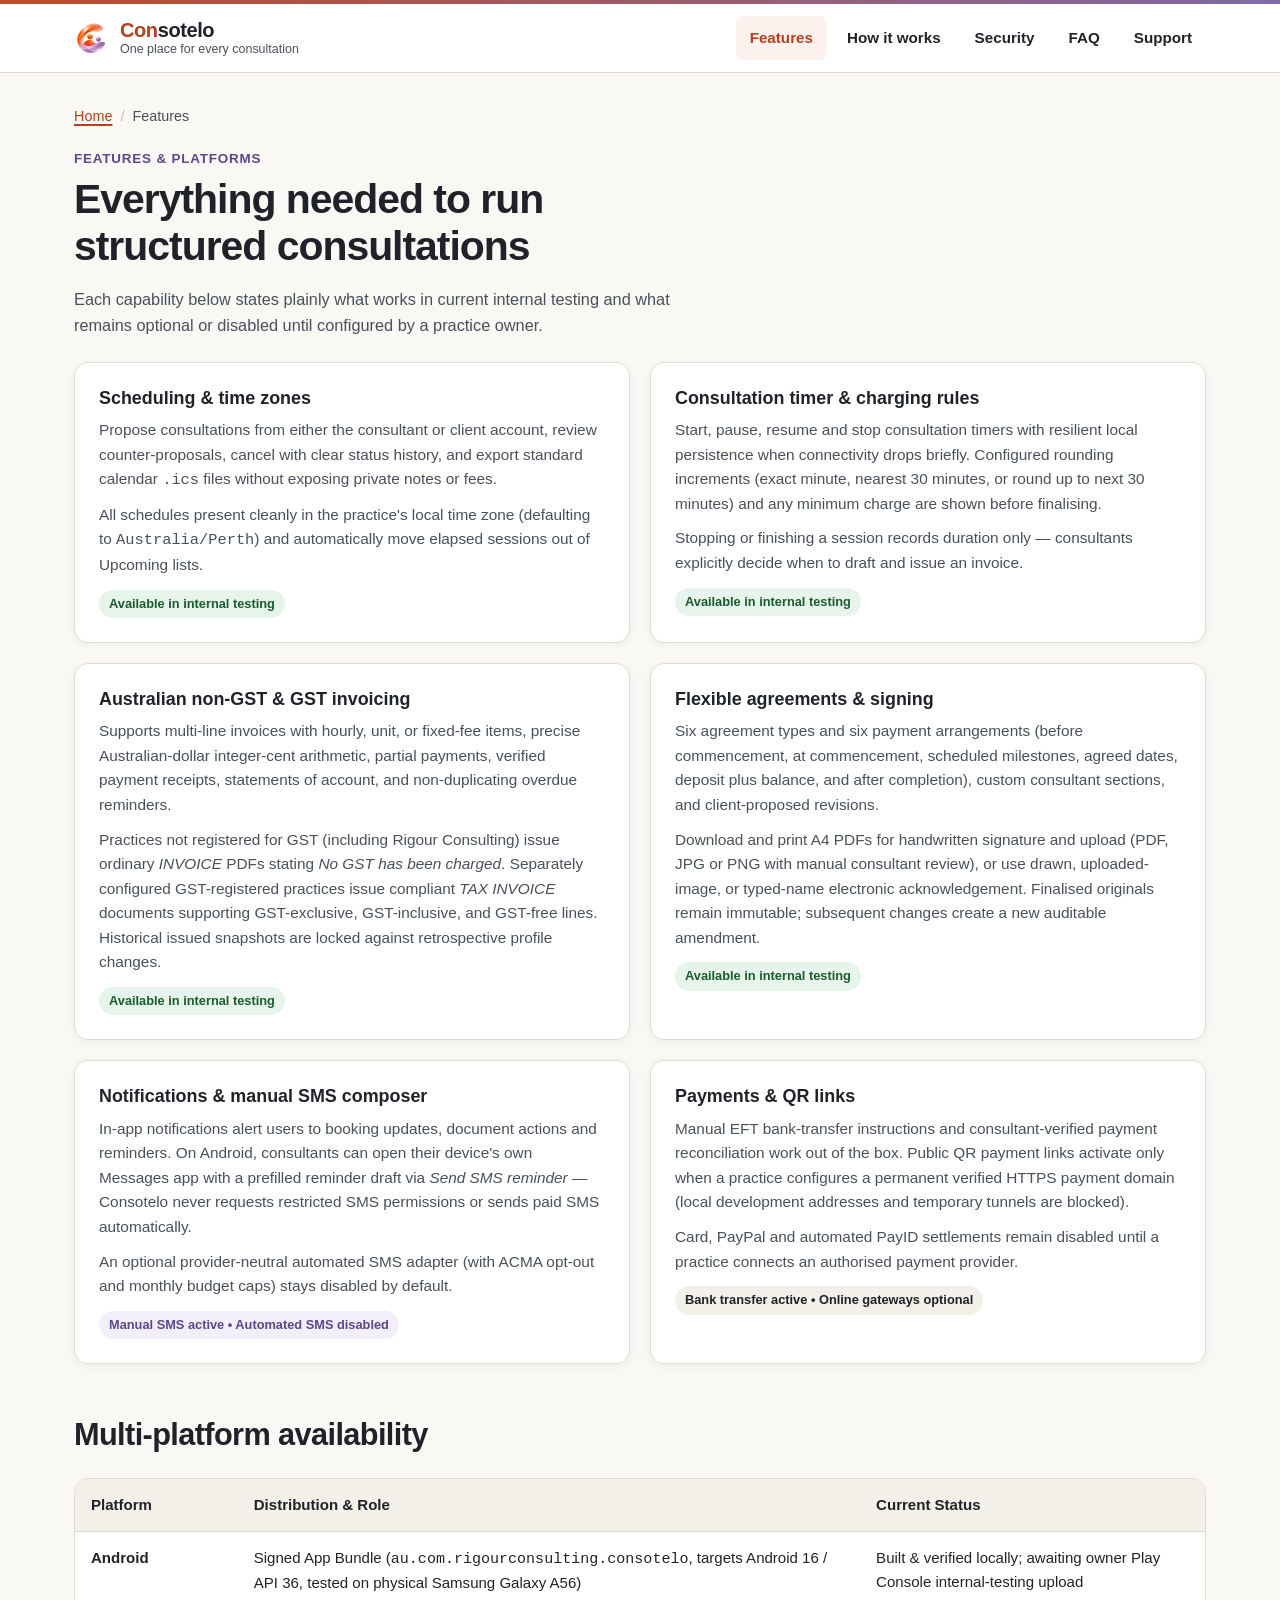
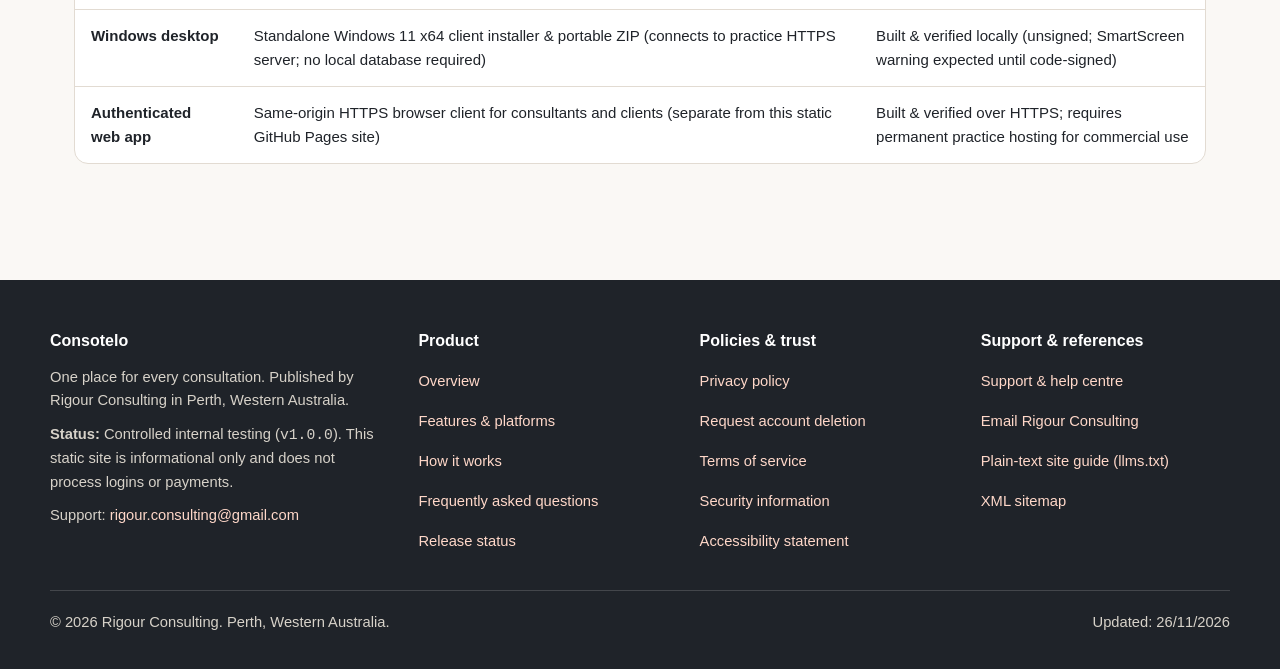
<file: features/index.html>
<!DOCTYPE html>
<html lang="en-AU">
<head>
  <meta charset="UTF-8">
  <meta name="viewport" content="width=device-width, initial-scale=1.0">
  <title>Features &amp; platforms | Consotelo</title>
  <meta name="description" content="Explore Consotelo&#x27;s scheduling, session timing, Australian non-GST and GST invoicing, printable and electronic agreements, manual SMS composer, and multi-platform support.">
  <link rel="canonical" href="https://rigourconsulting.github.io/Consotelo/features/">
  <meta property="og:type" content="website">
  <meta property="og:site_name" content="Consotelo">
  <meta property="og:locale" content="en_AU">
  <meta property="og:title" content="Features &amp; platforms | Consotelo">
  <meta property="og:description" content="Explore Consotelo&#x27;s scheduling, session timing, Australian non-GST and GST invoicing, printable and electronic agreements, manual SMS composer, and multi-platform support.">
  <meta property="og:url" content="https://rigourconsulting.github.io/Consotelo/features/">
  <meta property="og:image" content="https://rigourconsulting.github.io/Consotelo/assets/img/og-social-preview.png">
  <meta property="og:image:width" content="1200">
  <meta property="og:image:height" content="630">
  <meta property="og:image:alt" content="Consotelo — One place for every consultation">
  <meta name="twitter:card" content="summary_large_image">
  <meta name="twitter:title" content="Features &amp; platforms | Consotelo">
  <meta name="twitter:description" content="Explore Consotelo&#x27;s scheduling, session timing, Australian non-GST and GST invoicing, printable and electronic agreements, manual SMS composer, and multi-platform support.">
  <meta name="twitter:image" content="https://rigourconsulting.github.io/Consotelo/assets/img/og-social-preview.png">
  <link rel="icon" type="image/svg+xml" href="../favicon.svg">
  <link rel="icon" type="image/png" sizes="32x32" href="../favicon.png">
  <link rel="apple-touch-icon" href="../assets/img/consotelo_icon_128.png">
  <link rel="stylesheet" href="../assets/css/site.css">
  <script type="application/ld+json">
{
  "@context": "https://schema.org",
  "@type": "Organization",
  "@id": "https://rigourconsulting.github.io/Consotelo/#organization",
  "name": "Rigour Consulting",
  "url": "https://rigourconsulting.github.io/Consotelo/",
  "logo": "https://rigourconsulting.github.io/Consotelo/assets/img/consotelo_icon.png",
  "email": "rigour.consulting@gmail.com",
  "address": {
    "@type": "PostalAddress",
    "addressLocality": "Perth",
    "addressRegion": "WA",
    "addressCountry": "AU"
  }
}
  </script>
  <script type="application/ld+json">
{
  "@context": "https://schema.org",
  "@type": "SoftwareApplication",
  "@id": "https://rigourconsulting.github.io/Consotelo/#software",
  "name": "Consotelo",
  "alternateName": "Consotelo — One place for every consultation",
  "applicationCategory": "BusinessApplication",
  "operatingSystem": "Android, Windows, Web",
  "softwareVersion": "1.0.0",
  "description": "Consultation management software for independent consultants and clients: mutual appointment scheduling, reviewable session timing, Australian non-GST and GST invoicing, and printable or electronically acknowledged agreements.",
  "url": "https://rigourconsulting.github.io/Consotelo/",
  "image": "https://rigourconsulting.github.io/Consotelo/assets/img/og-social-preview.png",
  "publisher": {
    "@id": "https://rigourconsulting.github.io/Consotelo/#organization"
  }
}
  </script>
  <script type="application/ld+json">
{
  "@context": "https://schema.org",
  "@type": "BreadcrumbList",
  "itemListElement": [
    {
      "@type": "ListItem",
      "position": 1,
      "name": "Home",
      "item": "https://rigourconsulting.github.io/Consotelo/"
    },
    {
      "@type": "ListItem",
      "position": 2,
      "name": "Features",
      "item": "https://rigourconsulting.github.io/Consotelo/features/"
    }
  ]
}
  </script>
</head>
<body>
  <a href="#main" class="skip-link">Skip to main content</a>
  <div class="top-ribbon" aria-hidden="true"></div>

  <header class="site-header">
    <div class="header-container">
      <a href="../" class="brand-link" aria-label="Consotelo home">
        <img src="../assets/img/consotelo_icon_64.png" alt="Consotelo logo" class="brand-logo" width="36" height="36">
        <span class="brand-stack">
          <span class="brand-title"><span class="brand-c">Con</span>sotelo</span>
          <span class="brand-tagline">One place for every consultation</span>
        </span>
      </a>
      <nav class="site-nav" aria-label="Primary navigation">
        <a href="../features/" class="nav-link active" aria-current="page">Features</a> <a href="../how-it-works/" class="nav-link">How it works</a> <a href="../security/" class="nav-link">Security</a> <a href="../faq/" class="nav-link">FAQ</a> <a href="../support/" class="nav-link">Support</a>
      </nav>
      <details class="mobile-nav-toggle">
        <summary class="mobile-nav-summary" aria-label="Open navigation menu">
          <svg width="20" height="20" viewBox="0 0 20 20" fill="currentColor" aria-hidden="true">
            <path fill-rule="evenodd" d="M3 5h14a1 1 0 010 2H3a1 1 0 010-2zm0 4h14a1 1 0 010 2H3a1 1 0 010-2zm0 4h14a1 1 0 010 2H3a1 1 0 010-2z" clip-rule="evenodd" />
          </svg>
          <span>Menu</span>
        </summary>
        <nav class="mobile-nav-dropdown" aria-label="Mobile menu links">
          <a href="../" class="nav-link">Home</a> <a href="../features/" class="nav-link active" aria-current="page">Features</a> <a href="../how-it-works/" class="nav-link">How it works</a> <a href="../security/" class="nav-link">Security</a> <a href="../faq/" class="nav-link">FAQ</a> <a href="../support/" class="nav-link">Support</a> <a href="../releases/" class="nav-link">Releases</a>
        </nav>
      </details>
    </div>
  </header>

  <main id="main" class="main-content">
    <nav class="breadcrumb" aria-label="Breadcrumb">
      <ol>
        <li><a href="../">Home</a></li>
        <li aria-current="page">Features</li>
      </ol>
    </nav>
    <section class="section" aria-labelledby="features-h1">
      <div class="section-header">
        <p class="section-kicker">Features &amp; platforms</p>
        <h1 id="features-h1" class="page-heading">Everything needed to run structured consultations</h1>
        <p class="section-lead">Each capability below states plainly what works in current internal testing and what remains optional or disabled until configured by a practice owner.</p>
      </div>
      <div class="grid-two">
        <article class="card">
          <h2 class="card-title">Scheduling &amp; time zones</h2>
          <div class="card-body">
            <p>Propose consultations from either the consultant or client account, review counter-proposals, cancel with clear status history, and export standard calendar <code>.ics</code> files without exposing private notes or fees.</p>
            <p>All schedules present cleanly in the practice's local time zone (defaulting to <code>Australia/Perth</code>) and automatically move elapsed sessions out of Upcoming lists.</p>
          </div>
          <span class="status-pill">Available in internal testing</span>
        </article>
        <article class="card">
          <h2 class="card-title">Consultation timer &amp; charging rules</h2>
          <div class="card-body">
            <p>Start, pause, resume and stop consultation timers with resilient local persistence when connectivity drops briefly. Configured rounding increments (exact minute, nearest 30 minutes, or round up to next 30 minutes) and any minimum charge are shown before finalising.</p>
            <p>Stopping or finishing a session records duration only — consultants explicitly decide when to draft and issue an invoice.</p>
          </div>
          <span class="status-pill">Available in internal testing</span>
        </article>
        <article class="card">
          <h2 class="card-title">Australian non-GST &amp; GST invoicing</h2>
          <div class="card-body">
            <p>Supports multi-line invoices with hourly, unit, or fixed-fee items, precise Australian-dollar integer-cent arithmetic, partial payments, verified payment receipts, statements of account, and non-duplicating overdue reminders.</p>
            <p>Practices not registered for GST (including Rigour Consulting) issue ordinary <em>INVOICE</em> PDFs stating <em>No GST has been charged</em>. Separately configured GST-registered practices issue compliant <em>TAX INVOICE</em> documents supporting GST-exclusive, GST-inclusive, and GST-free lines. Historical issued snapshots are locked against retrospective profile changes.</p>
          </div>
          <span class="status-pill">Available in internal testing</span>
        </article>
        <article class="card">
          <h2 class="card-title">Flexible agreements &amp; signing</h2>
          <div class="card-body">
            <p>Six agreement types and six payment arrangements (before commencement, at commencement, scheduled milestones, agreed dates, deposit plus balance, and after completion), custom consultant sections, and client-proposed revisions.</p>
            <p>Download and print A4 PDFs for handwritten signature and upload (PDF, JPG or PNG with manual consultant review), or use drawn, uploaded-image, or typed-name electronic acknowledgement. Finalised originals remain immutable; subsequent changes create a new auditable amendment.</p>
          </div>
          <span class="status-pill">Available in internal testing</span>
        </article>
        <article class="card">
          <h2 class="card-title">Notifications &amp; manual SMS composer</h2>
          <div class="card-body">
            <p>In-app notifications alert users to booking updates, document actions and reminders. On Android, consultants can open their device's own Messages app with a prefilled reminder draft via <em>Send SMS reminder</em> — Consotelo never requests restricted SMS permissions or sends paid SMS automatically.</p>
            <p>An optional provider-neutral automated SMS adapter (with ACMA opt-out and monthly budget caps) stays disabled by default.</p>
          </div>
          <span class="status-pill lilac">Manual SMS active • Automated SMS disabled</span>
        </article>
        <article class="card">
          <h2 class="card-title">Payments &amp; QR links</h2>
          <div class="card-body">
            <p>Manual EFT bank-transfer instructions and consultant-verified payment reconciliation work out of the box. Public QR payment links activate only when a practice configures a permanent verified HTTPS payment domain (local development addresses and temporary tunnels are blocked).</p>
            <p>Card, PayPal and automated PayID settlements remain disabled until a practice connects an authorised payment provider.</p>
          </div>
          <span class="status-pill neutral">Bank transfer active • Online gateways optional</span>
        </article>
      </div>
    </section>

    <section class="section" aria-labelledby="platforms-title">
      <div class="section-header">
        <h2 id="platforms-title" class="section-title">Multi-platform availability</h2>
      </div>
      <div class="table-wrap">
        <table>
          <thead>
            <tr><th>Platform</th><th>Distribution &amp; Role</th><th>Current Status</th></tr>
          </thead>
          <tbody>
            <tr><td><strong>Android</strong></td><td>Signed App Bundle (<code>au.com.rigourconsulting.consotelo</code>, targets Android 16 / API 36, tested on physical Samsung Galaxy A56)</td><td>Built &amp; verified locally; awaiting owner Play Console internal-testing upload</td></tr>
            <tr><td><strong>Windows desktop</strong></td><td>Standalone Windows 11 x64 client installer &amp; portable ZIP (connects to practice HTTPS server; no local database required)</td><td>Built &amp; verified locally (unsigned; SmartScreen warning expected until code-signed)</td></tr>
            <tr><td><strong>Authenticated web app</strong></td><td>Same-origin HTTPS browser client for consultants and clients (separate from this static GitHub Pages site)</td><td>Built &amp; verified over HTTPS; requires permanent practice hosting for commercial use</td></tr>
          </tbody>
        </table>
      </div>
    </section>
  </main>

  <footer class="site-footer">
    <div class="footer-container">
      <div>
        <h2 class="footer-heading">Consotelo</h2>
        <p>One place for every consultation. Published by Rigour Consulting in Perth, Western Australia.</p>
        <p><strong>Status:</strong> Controlled internal testing (<code>v1.0.0</code>). This static site is informational only and does not process logins or payments.</p>
        <address class="contact-block">
          Support: <a href="mailto:rigour.consulting@gmail.com">rigour.consulting@gmail.com</a>
        </address>
      </div>

      <div>
        <h2 class="footer-heading">Product</h2>
        <ul class="footer-links">
          <li><a href="../">Overview</a></li>
          <li><a href="../features/">Features &amp; platforms</a></li>
          <li><a href="../how-it-works/">How it works</a></li>
          <li><a href="../faq/">Frequently asked questions</a></li>
          <li><a href="../releases/">Release status</a></li>
        </ul>
      </div>

      <div>
        <h2 class="footer-heading">Policies &amp; trust</h2>
        <ul class="footer-links">
          <li><a href="../privacy/">Privacy policy</a></li>
          <li><a href="../account-deletion/">Request account deletion</a></li>
          <li><a href="../terms/">Terms of service</a></li>
          <li><a href="../security/">Security information</a></li>
          <li><a href="../accessibility/">Accessibility statement</a></li>
        </ul>
      </div>

      <div>
        <h2 class="footer-heading">Support &amp; references</h2>
        <ul class="footer-links">
          <li><a href="../support/">Support &amp; help centre</a></li>
          <li><a href="mailto:rigour.consulting@gmail.com">Email Rigour Consulting</a></li>
          <li><a href="../llms.txt">Plain-text site guide (llms.txt)</a></li>
          <li><a href="../sitemap.xml">XML sitemap</a></li>
        </ul>
      </div>
    </div>

    <div class="footer-bottom">
      <p>&copy; 2026 Rigour Consulting. Perth, Western Australia.</p>
      <p>Updated: 26/11/2026</p>
    </div>
  </footer>
  <script src="../assets/js/site.js" defer></script>
</body>
</html>
</file>
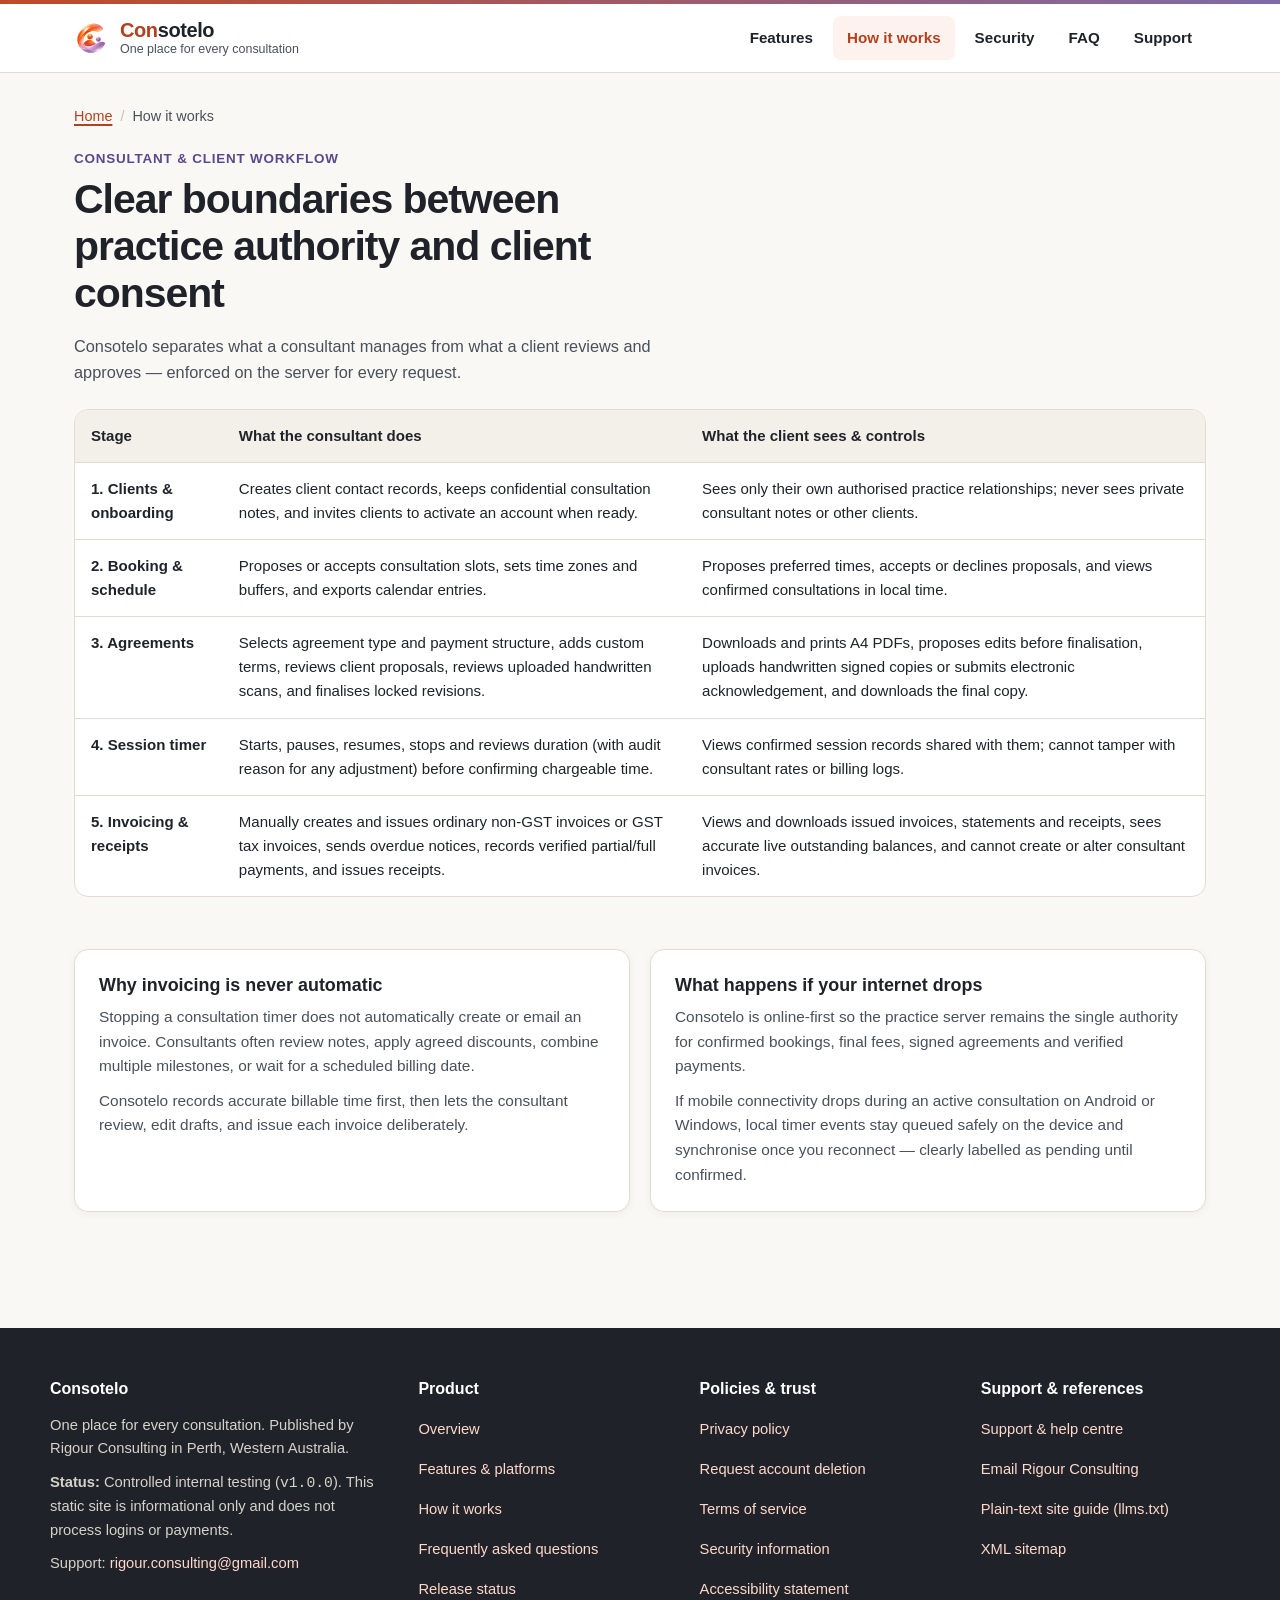
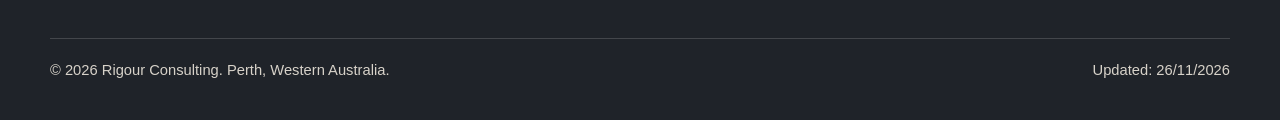
<file: how-it-works/index.html>
<!DOCTYPE html>
<html lang="en-AU">
<head>
  <meta charset="UTF-8">
  <meta name="viewport" content="width=device-width, initial-scale=1.0">
  <title>How it works | Consotelo</title>
  <meta name="description" content="See how consultants and clients collaborate in Consotelo across bookings, consultation timing, printable agreements, and Australian invoicing with clear server-enforced boundaries.">
  <link rel="canonical" href="https://rigourconsulting.github.io/Consotelo/how-it-works/">
  <meta property="og:type" content="website">
  <meta property="og:site_name" content="Consotelo">
  <meta property="og:locale" content="en_AU">
  <meta property="og:title" content="How it works | Consotelo">
  <meta property="og:description" content="See how consultants and clients collaborate in Consotelo across bookings, consultation timing, printable agreements, and Australian invoicing with clear server-enforced boundaries.">
  <meta property="og:url" content="https://rigourconsulting.github.io/Consotelo/how-it-works/">
  <meta property="og:image" content="https://rigourconsulting.github.io/Consotelo/assets/img/og-social-preview.png">
  <meta property="og:image:width" content="1200">
  <meta property="og:image:height" content="630">
  <meta property="og:image:alt" content="Consotelo — One place for every consultation">
  <meta name="twitter:card" content="summary_large_image">
  <meta name="twitter:title" content="How it works | Consotelo">
  <meta name="twitter:description" content="See how consultants and clients collaborate in Consotelo across bookings, consultation timing, printable agreements, and Australian invoicing with clear server-enforced boundaries.">
  <meta name="twitter:image" content="https://rigourconsulting.github.io/Consotelo/assets/img/og-social-preview.png">
  <link rel="icon" type="image/svg+xml" href="../favicon.svg">
  <link rel="icon" type="image/png" sizes="32x32" href="../favicon.png">
  <link rel="apple-touch-icon" href="../assets/img/consotelo_icon_128.png">
  <link rel="stylesheet" href="../assets/css/site.css">
  <script type="application/ld+json">
{
  "@context": "https://schema.org",
  "@type": "Organization",
  "@id": "https://rigourconsulting.github.io/Consotelo/#organization",
  "name": "Rigour Consulting",
  "url": "https://rigourconsulting.github.io/Consotelo/",
  "logo": "https://rigourconsulting.github.io/Consotelo/assets/img/consotelo_icon.png",
  "email": "rigour.consulting@gmail.com",
  "address": {
    "@type": "PostalAddress",
    "addressLocality": "Perth",
    "addressRegion": "WA",
    "addressCountry": "AU"
  }
}
  </script>
  <script type="application/ld+json">
{
  "@context": "https://schema.org",
  "@type": "BreadcrumbList",
  "itemListElement": [
    {
      "@type": "ListItem",
      "position": 1,
      "name": "Home",
      "item": "https://rigourconsulting.github.io/Consotelo/"
    },
    {
      "@type": "ListItem",
      "position": 2,
      "name": "How it works",
      "item": "https://rigourconsulting.github.io/Consotelo/how-it-works/"
    }
  ]
}
  </script>
</head>
<body>
  <a href="#main" class="skip-link">Skip to main content</a>
  <div class="top-ribbon" aria-hidden="true"></div>

  <header class="site-header">
    <div class="header-container">
      <a href="../" class="brand-link" aria-label="Consotelo home">
        <img src="../assets/img/consotelo_icon_64.png" alt="Consotelo logo" class="brand-logo" width="36" height="36">
        <span class="brand-stack">
          <span class="brand-title"><span class="brand-c">Con</span>sotelo</span>
          <span class="brand-tagline">One place for every consultation</span>
        </span>
      </a>
      <nav class="site-nav" aria-label="Primary navigation">
        <a href="../features/" class="nav-link">Features</a> <a href="../how-it-works/" class="nav-link active" aria-current="page">How it works</a> <a href="../security/" class="nav-link">Security</a> <a href="../faq/" class="nav-link">FAQ</a> <a href="../support/" class="nav-link">Support</a>
      </nav>
      <details class="mobile-nav-toggle">
        <summary class="mobile-nav-summary" aria-label="Open navigation menu">
          <svg width="20" height="20" viewBox="0 0 20 20" fill="currentColor" aria-hidden="true">
            <path fill-rule="evenodd" d="M3 5h14a1 1 0 010 2H3a1 1 0 010-2zm0 4h14a1 1 0 010 2H3a1 1 0 010-2zm0 4h14a1 1 0 010 2H3a1 1 0 010-2z" clip-rule="evenodd" />
          </svg>
          <span>Menu</span>
        </summary>
        <nav class="mobile-nav-dropdown" aria-label="Mobile menu links">
          <a href="../" class="nav-link">Home</a> <a href="../features/" class="nav-link">Features</a> <a href="../how-it-works/" class="nav-link active" aria-current="page">How it works</a> <a href="../security/" class="nav-link">Security</a> <a href="../faq/" class="nav-link">FAQ</a> <a href="../support/" class="nav-link">Support</a> <a href="../releases/" class="nav-link">Releases</a>
        </nav>
      </details>
    </div>
  </header>

  <main id="main" class="main-content">
    <nav class="breadcrumb" aria-label="Breadcrumb">
      <ol>
        <li><a href="../">Home</a></li>
        <li aria-current="page">How it works</li>
      </ol>
    </nav>
    <section class="section" aria-labelledby="how-h1">
      <div class="section-header">
        <p class="section-kicker">Consultant &amp; client workflow</p>
        <h1 id="how-h1" class="page-heading">Clear boundaries between practice authority and client consent</h1>
        <p class="section-lead">Consotelo separates what a consultant manages from what a client reviews and approves — enforced on the server for every request.</p>
      </div>

      <div class="table-wrap">
        <table>
          <thead>
            <tr><th>Stage</th><th>What the consultant does</th><th>What the client sees &amp; controls</th></tr>
          </thead>
          <tbody>
            <tr>
              <td><strong>1. Clients &amp; onboarding</strong></td>
              <td>Creates client contact records, keeps confidential consultation notes, and invites clients to activate an account when ready.</td>
              <td>Sees only their own authorised practice relationships; never sees private consultant notes or other clients.</td>
            </tr>
            <tr>
              <td><strong>2. Booking &amp; schedule</strong></td>
              <td>Proposes or accepts consultation slots, sets time zones and buffers, and exports calendar entries.</td>
              <td>Proposes preferred times, accepts or declines proposals, and views confirmed consultations in local time.</td>
            </tr>
            <tr>
              <td><strong>3. Agreements</strong></td>
              <td>Selects agreement type and payment structure, adds custom terms, reviews client proposals, reviews uploaded handwritten scans, and finalises locked revisions.</td>
              <td>Downloads and prints A4 PDFs, proposes edits before finalisation, uploads handwritten signed copies or submits electronic acknowledgement, and downloads the final copy.</td>
            </tr>
            <tr>
              <td><strong>4. Session timer</strong></td>
              <td>Starts, pauses, resumes, stops and reviews duration (with audit reason for any adjustment) before confirming chargeable time.</td>
              <td>Views confirmed session records shared with them; cannot tamper with consultant rates or billing logs.</td>
            </tr>
            <tr>
              <td><strong>5. Invoicing &amp; receipts</strong></td>
              <td>Manually creates and issues ordinary non-GST invoices or GST tax invoices, sends overdue notices, records verified partial/full payments, and issues receipts.</td>
              <td>Views and downloads issued invoices, statements and receipts, sees accurate live outstanding balances, and cannot create or alter consultant invoices.</td>
            </tr>
          </tbody>
        </table>
      </div>
    </section>

    <section class="section" aria-labelledby="story-title">
      <div class="grid-two">
        <article class="card">
          <h2 id="story-title" class="card-title">Why invoicing is never automatic</h2>
          <div class="card-body">
            <p>Stopping a consultation timer does not automatically create or email an invoice. Consultants often review notes, apply agreed discounts, combine multiple milestones, or wait for a scheduled billing date.</p>
            <p>Consotelo records accurate billable time first, then lets the consultant review, edit drafts, and issue each invoice deliberately.</p>
          </div>
        </article>
        <article class="card">
          <h2 class="card-title">What happens if your internet drops</h2>
          <div class="card-body">
            <p>Consotelo is online-first so the practice server remains the single authority for confirmed bookings, final fees, signed agreements and verified payments.</p>
            <p>If mobile connectivity drops during an active consultation on Android or Windows, local timer events stay queued safely on the device and synchronise once you reconnect — clearly labelled as pending until confirmed.</p>
          </div>
        </article>
      </div>
    </section>
  </main>

  <footer class="site-footer">
    <div class="footer-container">
      <div>
        <h2 class="footer-heading">Consotelo</h2>
        <p>One place for every consultation. Published by Rigour Consulting in Perth, Western Australia.</p>
        <p><strong>Status:</strong> Controlled internal testing (<code>v1.0.0</code>). This static site is informational only and does not process logins or payments.</p>
        <address class="contact-block">
          Support: <a href="mailto:rigour.consulting@gmail.com">rigour.consulting@gmail.com</a>
        </address>
      </div>

      <div>
        <h2 class="footer-heading">Product</h2>
        <ul class="footer-links">
          <li><a href="../">Overview</a></li>
          <li><a href="../features/">Features &amp; platforms</a></li>
          <li><a href="../how-it-works/">How it works</a></li>
          <li><a href="../faq/">Frequently asked questions</a></li>
          <li><a href="../releases/">Release status</a></li>
        </ul>
      </div>

      <div>
        <h2 class="footer-heading">Policies &amp; trust</h2>
        <ul class="footer-links">
          <li><a href="../privacy/">Privacy policy</a></li>
          <li><a href="../account-deletion/">Request account deletion</a></li>
          <li><a href="../terms/">Terms of service</a></li>
          <li><a href="../security/">Security information</a></li>
          <li><a href="../accessibility/">Accessibility statement</a></li>
        </ul>
      </div>

      <div>
        <h2 class="footer-heading">Support &amp; references</h2>
        <ul class="footer-links">
          <li><a href="../support/">Support &amp; help centre</a></li>
          <li><a href="mailto:rigour.consulting@gmail.com">Email Rigour Consulting</a></li>
          <li><a href="../llms.txt">Plain-text site guide (llms.txt)</a></li>
          <li><a href="../sitemap.xml">XML sitemap</a></li>
        </ul>
      </div>
    </div>

    <div class="footer-bottom">
      <p>&copy; 2026 Rigour Consulting. Perth, Western Australia.</p>
      <p>Updated: 26/11/2026</p>
    </div>
  </footer>
  <script src="../assets/js/site.js" defer></script>
</body>
</html>
</file>
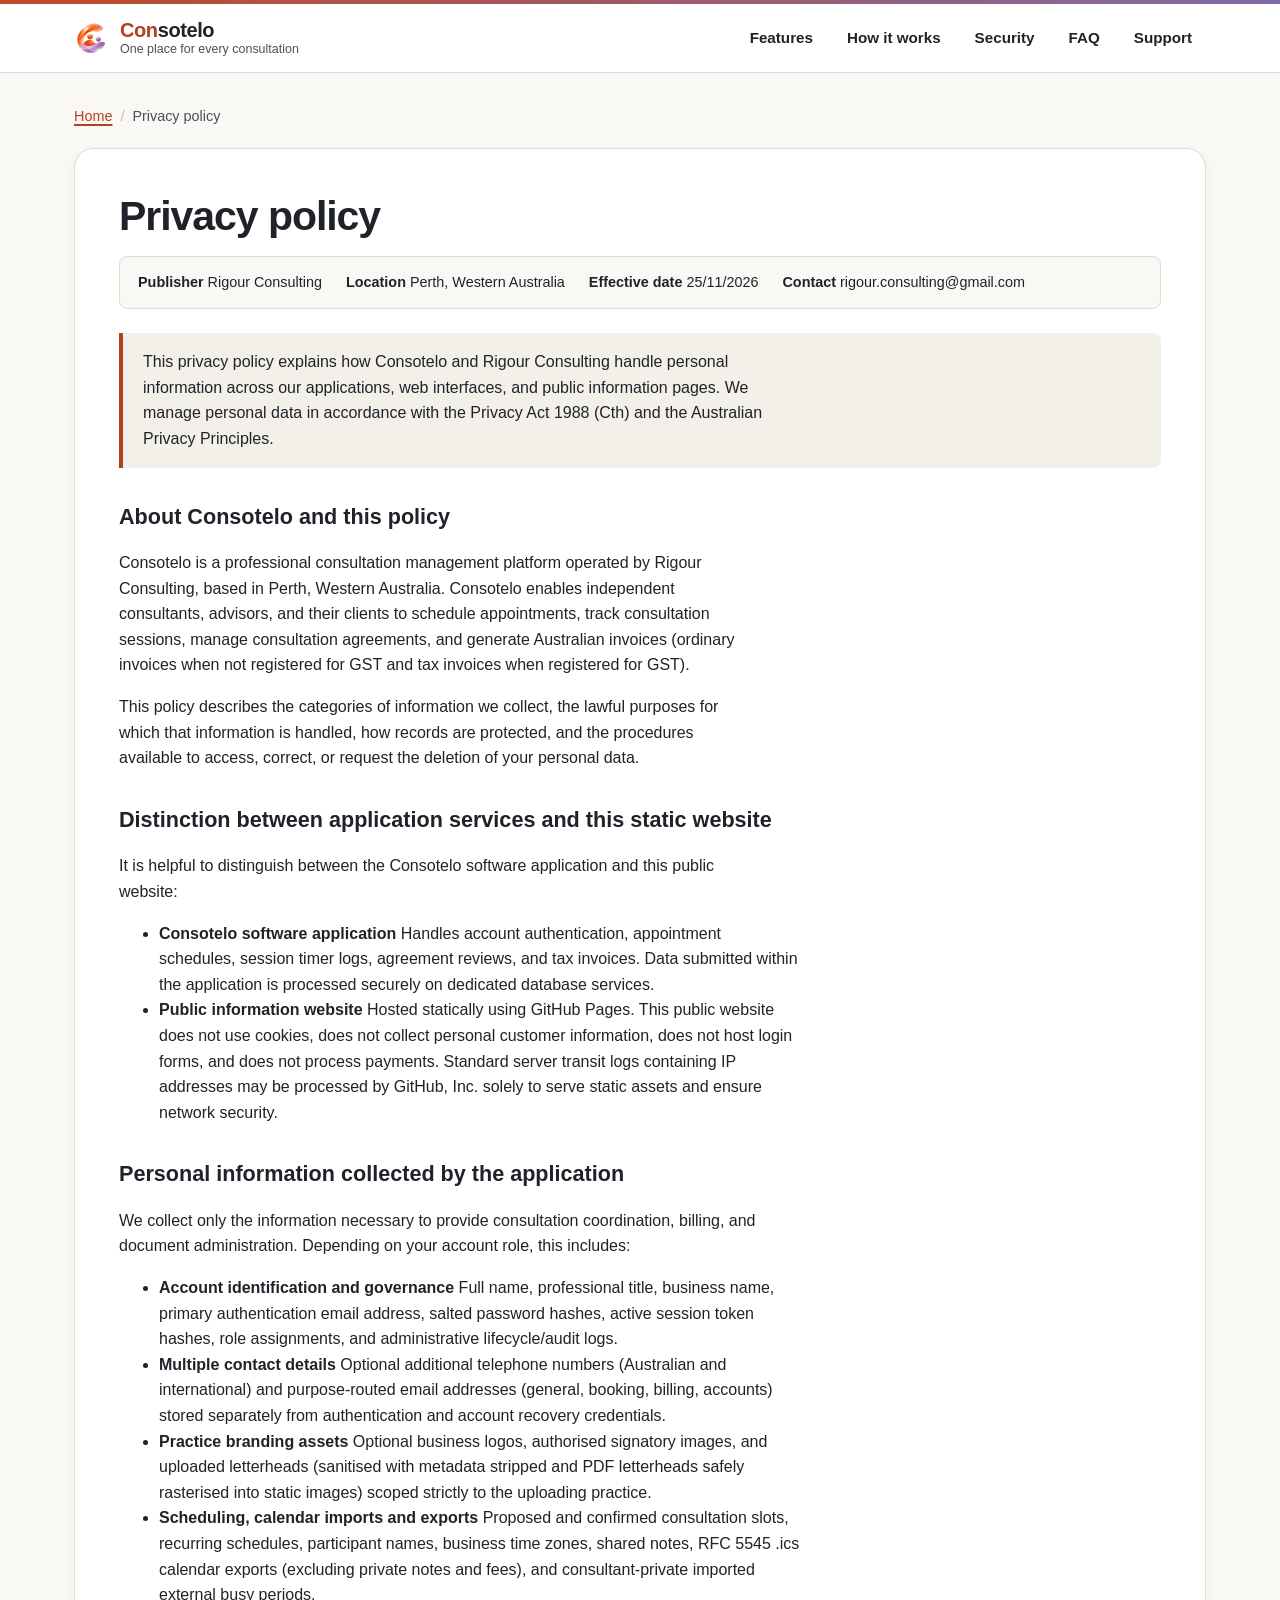
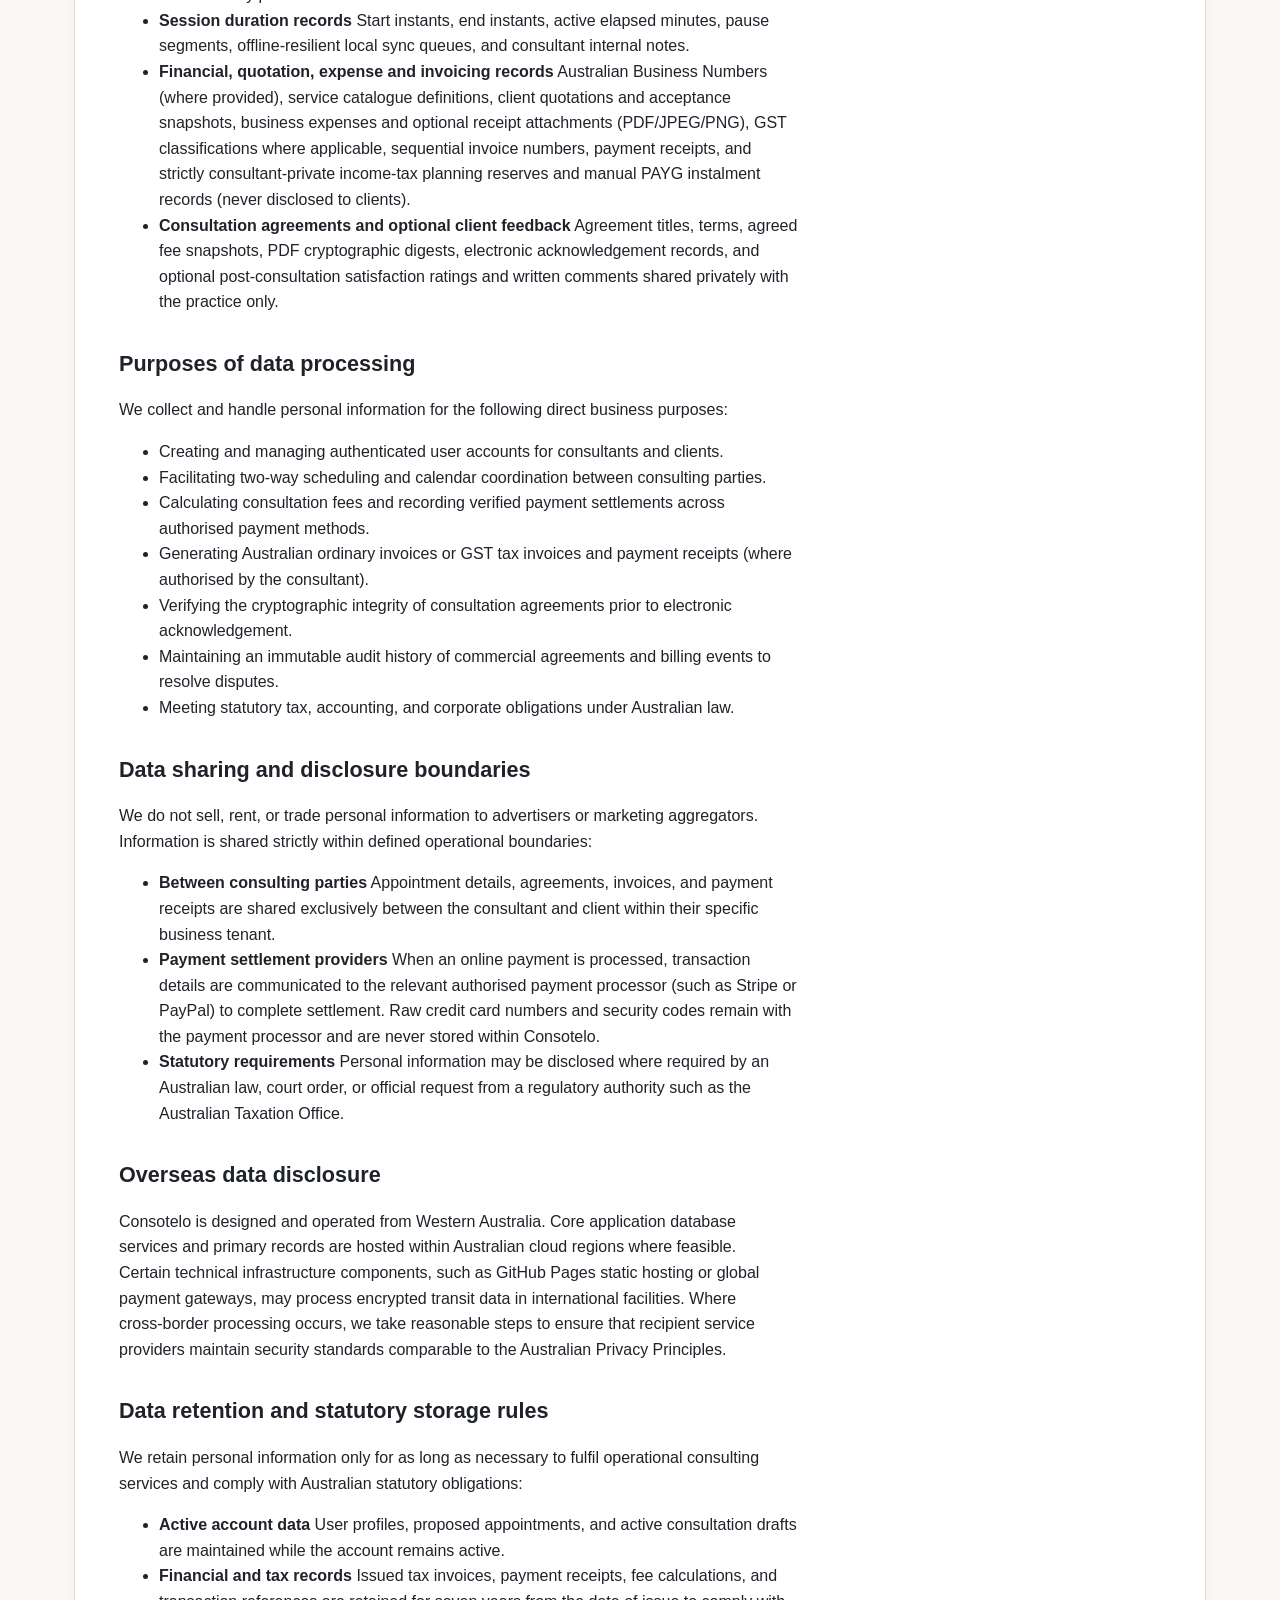
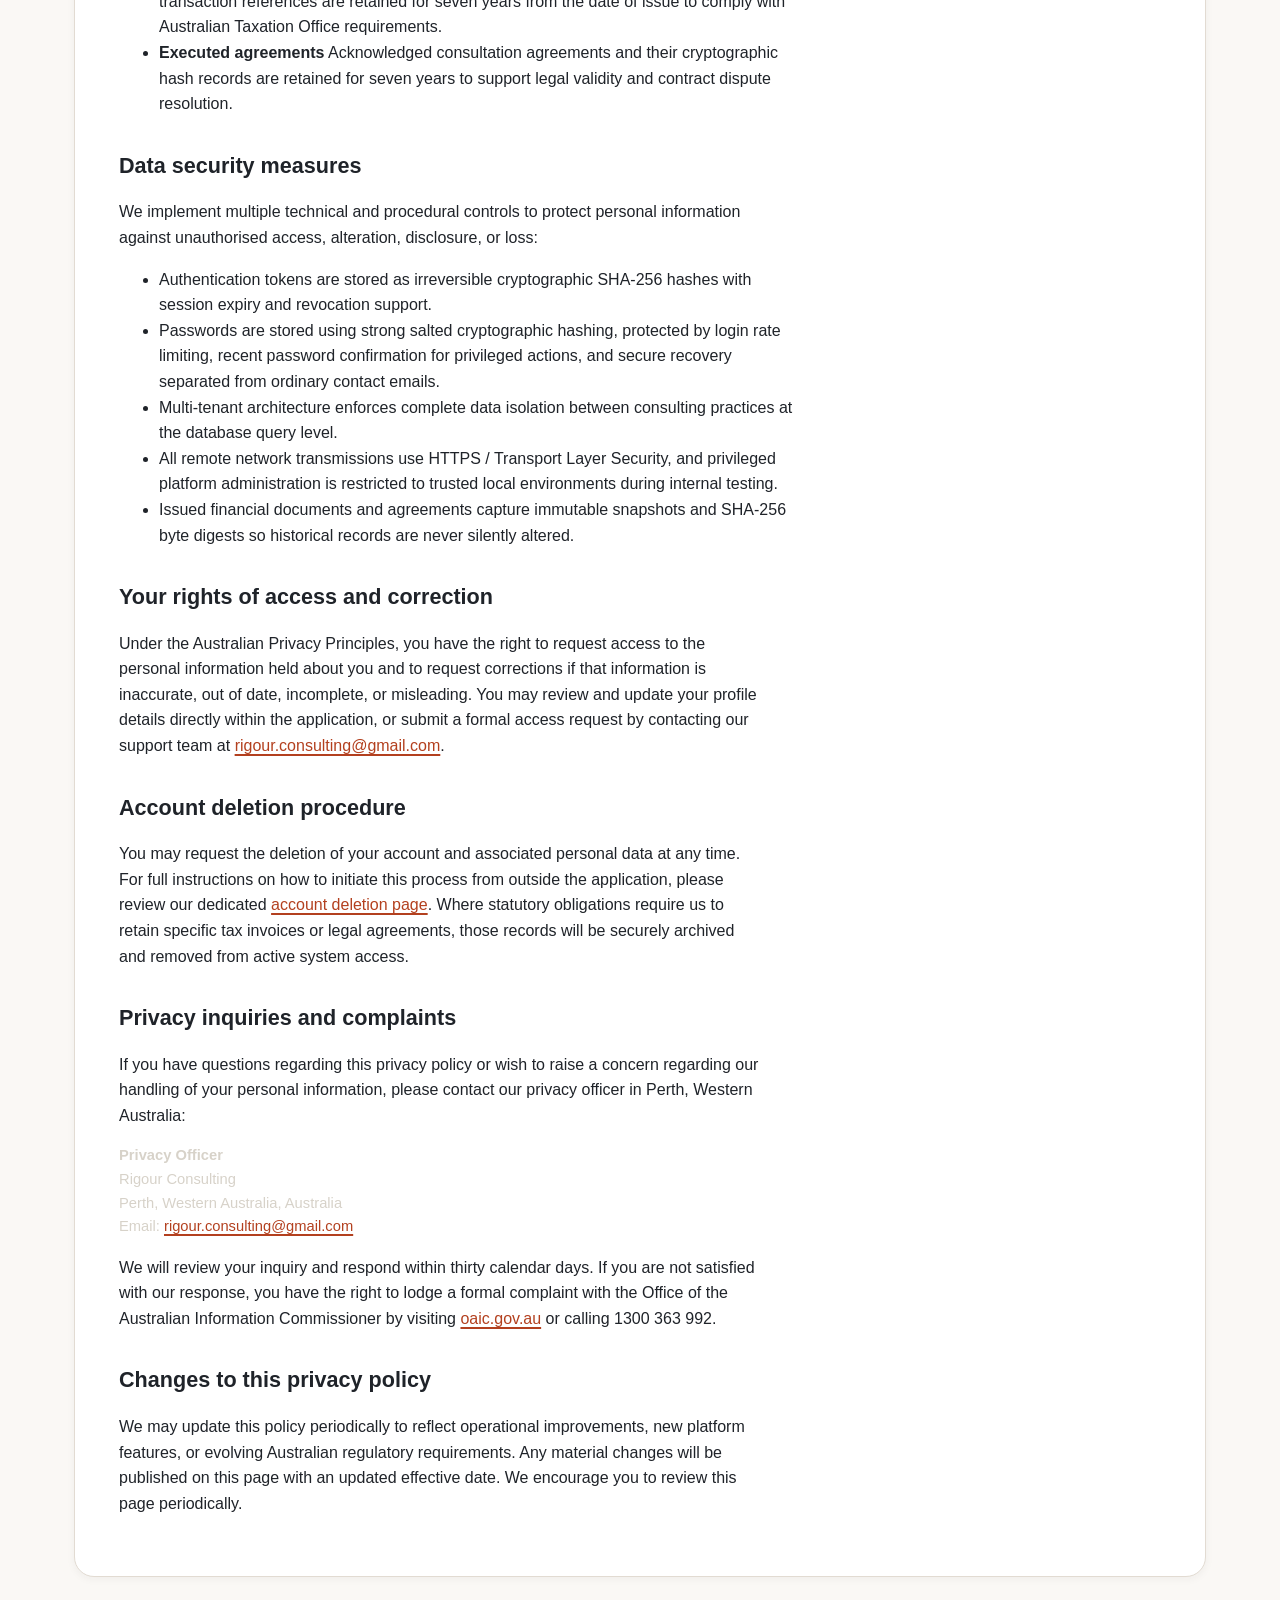
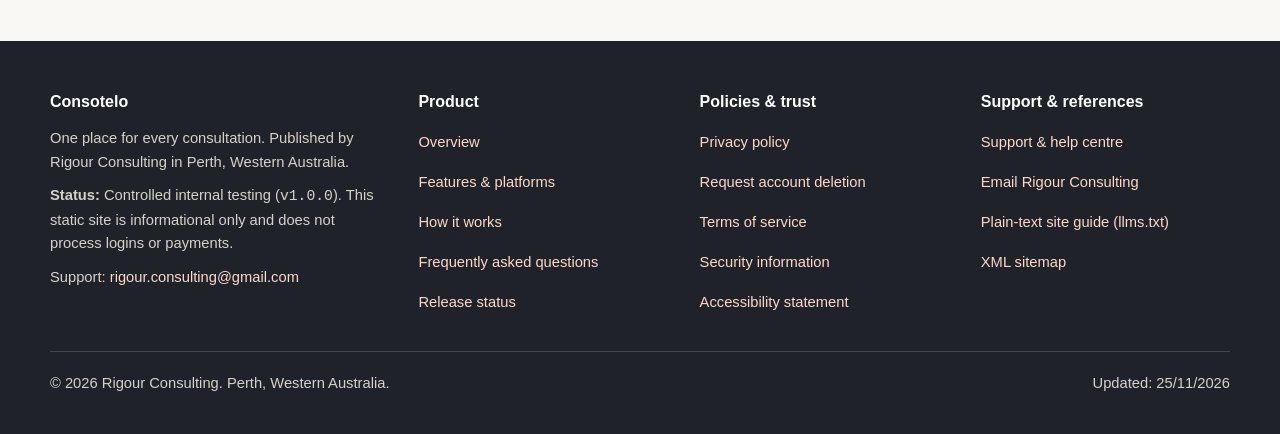
<file: privacy/index.html>
<!DOCTYPE html>
<html lang="en-AU">
<head>
  <meta charset="UTF-8">
  <meta name="viewport" content="width=device-width, initial-scale=1.0">
  <title>Privacy policy | Consotelo</title>
  <meta name="description" content="Privacy policy for the Consotelo consultation platform, detailing data collection, processing purposes, retention, Australian Privacy Principles compliance, and access rights.">
  <link rel="canonical" href="https://rigourconsulting.github.io/Consotelo/privacy/">
  <meta property="og:type" content="website">
  <meta property="og:site_name" content="Consotelo">
  <meta property="og:locale" content="en_AU">
  <meta property="og:title" content="Privacy policy | Consotelo">
  <meta property="og:description" content="Privacy policy for the Consotelo consultation platform, detailing data collection, processing purposes, retention, Australian Privacy Principles compliance, and access rights.">
  <meta property="og:url" content="https://rigourconsulting.github.io/Consotelo/privacy/">
  <meta property="og:image" content="https://rigourconsulting.github.io/Consotelo/assets/img/og-social-preview.png">
  <meta property="og:image:width" content="1200">
  <meta property="og:image:height" content="630">
  <meta property="og:image:alt" content="Consotelo — One place for every consultation">
  <meta name="twitter:card" content="summary_large_image">
  <meta name="twitter:title" content="Privacy policy | Consotelo">
  <meta name="twitter:description" content="Privacy policy for the Consotelo consultation platform, detailing data collection, processing purposes, retention, Australian Privacy Principles compliance, and access rights.">
  <meta name="twitter:image" content="https://rigourconsulting.github.io/Consotelo/assets/img/og-social-preview.png">
  <link rel="icon" type="image/svg+xml" href="../favicon.svg">
  <link rel="icon" type="image/png" sizes="32x32" href="../favicon.png">
  <link rel="apple-touch-icon" href="../assets/img/consotelo_icon_128.png">
  <link rel="stylesheet" href="../assets/css/site.css">
  <script type="application/ld+json">
{
  "@context": "https://schema.org",
  "@type": "Organization",
  "@id": "https://rigourconsulting.github.io/Consotelo/#organization",
  "name": "Rigour Consulting",
  "url": "https://rigourconsulting.github.io/Consotelo/",
  "logo": "https://rigourconsulting.github.io/Consotelo/assets/img/consotelo_icon.png",
  "email": "rigour.consulting@gmail.com",
  "address": {
    "@type": "PostalAddress",
    "addressLocality": "Perth",
    "addressRegion": "WA",
    "addressCountry": "AU"
  }
}
  </script>
  <script type="application/ld+json">
{
  "@context": "https://schema.org",
  "@type": "BreadcrumbList",
  "itemListElement": [
    {
      "@type": "ListItem",
      "position": 1,
      "name": "Home",
      "item": "https://rigourconsulting.github.io/Consotelo/"
    },
    {
      "@type": "ListItem",
      "position": 2,
      "name": "Privacy policy",
      "item": "https://rigourconsulting.github.io/Consotelo/privacy/"
    }
  ]
}
  </script>
</head>
<body>
  <a href="#main" class="skip-link">Skip to main content</a>
  <div class="top-ribbon" aria-hidden="true"></div>

  <header class="site-header">
    <div class="header-container">
      <a href="../" class="brand-link" aria-label="Consotelo home">
        <img src="../assets/img/consotelo_icon_64.png" alt="Consotelo logo" class="brand-logo" width="36" height="36">
        <span class="brand-stack">
          <span class="brand-title"><span class="brand-c">Con</span>sotelo</span>
          <span class="brand-tagline">One place for every consultation</span>
        </span>
      </a>
      <nav class="site-nav" aria-label="Primary navigation">
        <a href="../features/" class="nav-link">Features</a> <a href="../how-it-works/" class="nav-link">How it works</a> <a href="../security/" class="nav-link">Security</a> <a href="../faq/" class="nav-link">FAQ</a> <a href="../support/" class="nav-link">Support</a>
      </nav>
      <details class="mobile-nav-toggle">
        <summary class="mobile-nav-summary" aria-label="Open navigation menu">
          <svg width="20" height="20" viewBox="0 0 20 20" fill="currentColor" aria-hidden="true">
            <path fill-rule="evenodd" d="M3 5h14a1 1 0 010 2H3a1 1 0 010-2zm0 4h14a1 1 0 010 2H3a1 1 0 010-2zm0 4h14a1 1 0 010 2H3a1 1 0 010-2z" clip-rule="evenodd" />
          </svg>
          <span>Menu</span>
        </summary>
        <nav class="mobile-nav-dropdown" aria-label="Mobile menu links">
          <a href="../" class="nav-link">Home</a> <a href="../features/" class="nav-link">Features</a> <a href="../how-it-works/" class="nav-link">How it works</a> <a href="../security/" class="nav-link">Security</a> <a href="../faq/" class="nav-link">FAQ</a> <a href="../support/" class="nav-link">Support</a> <a href="../releases/" class="nav-link">Releases</a>
        </nav>
      </details>
    </div>
  </header>

  <main id="main" class="main-content">
    <nav class="breadcrumb" aria-label="Breadcrumb">
      <ol>
        <li><a href="../">Home</a></li>
        <li aria-current="page">Privacy policy</li>
      </ol>
    </nav>
    <article class="policy-content" aria-labelledby="policy-title">
      <h1 id="policy-title" class="page-heading">Privacy policy</h1>

      <div class="policy-meta">
        <span><strong>Publisher</strong> Rigour Consulting</span>
        <span><strong>Location</strong> Perth, Western Australia</span>
        <span><strong>Effective date</strong> 25/11/2026</span>
        <span><strong>Contact</strong> rigour.consulting@gmail.com</span>
      </div>

      <div class="highlight-box">
        <p>This privacy policy explains how Consotelo and Rigour Consulting handle personal information across our applications, web interfaces, and public information pages. We manage personal data in accordance with the Privacy Act 1988 (Cth) and the Australian Privacy Principles.</p>
      </div>

      <h2>About Consotelo and this policy</h2>
      <p>Consotelo is a professional consultation management platform operated by Rigour Consulting, based in Perth, Western Australia. Consotelo enables independent consultants, advisors, and their clients to schedule appointments, track consultation sessions, manage consultation agreements, and generate Australian invoices (ordinary invoices when not registered for GST and tax invoices when registered for GST).</p>
      <p>This policy describes the categories of information we collect, the lawful purposes for which that information is handled, how records are protected, and the procedures available to access, correct, or request the deletion of your personal data.</p>

      <h2>Distinction between application services and this static website</h2>
      <p>It is helpful to distinguish between the Consotelo software application and this public website:</p>
      <ul>
        <li><strong>Consotelo software application</strong> Handles account authentication, appointment schedules, session timer logs, agreement reviews, and tax invoices. Data submitted within the application is processed securely on dedicated database services.</li>
        <li><strong>Public information website</strong> Hosted statically using GitHub Pages. This public website does not use cookies, does not collect personal customer information, does not host login forms, and does not process payments. Standard server transit logs containing IP addresses may be processed by GitHub, Inc. solely to serve static assets and ensure network security.</li>
      </ul>

      <h2>Personal information collected by the application</h2>
      <p>We collect only the information necessary to provide consultation coordination, billing, and document administration. Depending on your account role, this includes:</p>
      <ul>
        <li><strong>Account identification and governance</strong> Full name, professional title, business name, primary authentication email address, salted password hashes, active session token hashes, role assignments, and administrative lifecycle/audit logs.</li>
        <li><strong>Multiple contact details</strong> Optional additional telephone numbers (Australian and international) and purpose-routed email addresses (general, booking, billing, accounts) stored separately from authentication and account recovery credentials.</li>
        <li><strong>Practice branding assets</strong> Optional business logos, authorised signatory images, and uploaded letterheads (sanitised with metadata stripped and PDF letterheads safely rasterised into static images) scoped strictly to the uploading practice.</li>
        <li><strong>Scheduling, calendar imports and exports</strong> Proposed and confirmed consultation slots, recurring schedules, participant names, business time zones, shared notes, RFC 5545 .ics calendar exports (excluding private notes and fees), and consultant-private imported external busy periods.</li>
        <li><strong>Session duration records</strong> Start instants, end instants, active elapsed minutes, pause segments, offline-resilient local sync queues, and consultant internal notes.</li>
        <li><strong>Financial, quotation, expense and invoicing records</strong> Australian Business Numbers (where provided), service catalogue definitions, client quotations and acceptance snapshots, business expenses and optional receipt attachments (PDF/JPEG/PNG), GST classifications where applicable, sequential invoice numbers, payment receipts, and strictly consultant-private income-tax planning reserves and manual PAYG instalment records (never disclosed to clients).</li>
        <li><strong>Consultation agreements and optional client feedback</strong> Agreement titles, terms, agreed fee snapshots, PDF cryptographic digests, electronic acknowledgement records, and optional post-consultation satisfaction ratings and written comments shared privately with the practice only.</li>
      </ul>

      <h2>Purposes of data processing</h2>
      <p>We collect and handle personal information for the following direct business purposes:</p>
      <ul>
        <li>Creating and managing authenticated user accounts for consultants and clients.</li>
        <li>Facilitating two-way scheduling and calendar coordination between consulting parties.</li>
        <li>Calculating consultation fees and recording verified payment settlements across authorised payment methods.</li>
        <li>Generating Australian ordinary invoices or GST tax invoices and payment receipts (where authorised by the consultant).</li>
        <li>Verifying the cryptographic integrity of consultation agreements prior to electronic acknowledgement.</li>
        <li>Maintaining an immutable audit history of commercial agreements and billing events to resolve disputes.</li>
        <li>Meeting statutory tax, accounting, and corporate obligations under Australian law.</li>
      </ul>

      <h2>Data sharing and disclosure boundaries</h2>
      <p>We do not sell, rent, or trade personal information to advertisers or marketing aggregators. Information is shared strictly within defined operational boundaries:</p>
      <ul>
        <li><strong>Between consulting parties</strong> Appointment details, agreements, invoices, and payment receipts are shared exclusively between the consultant and client within their specific business tenant.</li>
        <li><strong>Payment settlement providers</strong> When an online payment is processed, transaction details are communicated to the relevant authorised payment processor (such as Stripe or PayPal) to complete settlement. Raw credit card numbers and security codes remain with the payment processor and are never stored within Consotelo.</li>
        <li><strong>Statutory requirements</strong> Personal information may be disclosed where required by an Australian law, court order, or official request from a regulatory authority such as the Australian Taxation Office.</li>
      </ul>

      <h2>Overseas data disclosure</h2>
      <p>Consotelo is designed and operated from Western Australia. Core application database services and primary records are hosted within Australian cloud regions where feasible. Certain technical infrastructure components, such as GitHub Pages static hosting or global payment gateways, may process encrypted transit data in international facilities. Where cross-border processing occurs, we take reasonable steps to ensure that recipient service providers maintain security standards comparable to the Australian Privacy Principles.</p>

      <h2>Data retention and statutory storage rules</h2>
      <p>We retain personal information only for as long as necessary to fulfil operational consulting services and comply with Australian statutory obligations:</p>
      <ul>
        <li><strong>Active account data</strong> User profiles, proposed appointments, and active consultation drafts are maintained while the account remains active.</li>
        <li><strong>Financial and tax records</strong> Issued tax invoices, payment receipts, fee calculations, and transaction references are retained for seven years from the date of issue to comply with Australian Taxation Office requirements.</li>
        <li><strong>Executed agreements</strong> Acknowledged consultation agreements and their cryptographic hash records are retained for seven years to support legal validity and contract dispute resolution.</li>
      </ul>

      <h2>Data security measures</h2>
      <p>We implement multiple technical and procedural controls to protect personal information against unauthorised access, alteration, disclosure, or loss:</p>
      <ul>
        <li>Authentication tokens are stored as irreversible cryptographic SHA-256 hashes with session expiry and revocation support.</li>
        <li>Passwords are stored using strong salted cryptographic hashing, protected by login rate limiting, recent password confirmation for privileged actions, and secure recovery separated from ordinary contact emails.</li>
        <li>Multi-tenant architecture enforces complete data isolation between consulting practices at the database query level.</li>
        <li>All remote network transmissions use HTTPS / Transport Layer Security, and privileged platform administration is restricted to trusted local environments during internal testing.</li>
        <li>Issued financial documents and agreements capture immutable snapshots and SHA-256 byte digests so historical records are never silently altered.</li>
      </ul>

      <h2>Your rights of access and correction</h2>
      <p>Under the Australian Privacy Principles, you have the right to request access to the personal information held about you and to request corrections if that information is inaccurate, out of date, incomplete, or misleading. You may review and update your profile details directly within the application, or submit a formal access request by contacting our support team at <a href="mailto:rigour.consulting@gmail.com">rigour.consulting@gmail.com</a>.</p>

      <h2>Account deletion procedure</h2>
      <p>You may request the deletion of your account and associated personal data at any time. For full instructions on how to initiate this process from outside the application, please review our dedicated <a href="../account-deletion/">account deletion page</a>. Where statutory obligations require us to retain specific tax invoices or legal agreements, those records will be securely archived and removed from active system access.</p>

      <h2>Privacy inquiries and complaints</h2>
      <p>If you have questions regarding this privacy policy or wish to raise a concern regarding our handling of your personal information, please contact our privacy officer in Perth, Western Australia:</p>
      <address class="contact-block">
        <strong>Privacy Officer</strong><br>
        Rigour Consulting<br>
        Perth, Western Australia, Australia<br>
        Email: <a href="mailto:rigour.consulting@gmail.com">rigour.consulting@gmail.com</a>
      </address>
      <p>We will review your inquiry and respond within thirty calendar days. If you are not satisfied with our response, you have the right to lodge a formal complaint with the Office of the Australian Information Commissioner by visiting <a href="https://www.oaic.gov.au">oaic.gov.au</a> or calling 1300 363 992.</p>

      <h2>Changes to this privacy policy</h2>
      <p>We may update this policy periodically to reflect operational improvements, new platform features, or evolving Australian regulatory requirements. Any material changes will be published on this page with an updated effective date. We encourage you to review this page periodically.</p>
    </article>
  </main>

  <footer class="site-footer">
    <div class="footer-container">
      <div>
        <h2 class="footer-heading">Consotelo</h2>
        <p>One place for every consultation. Published by Rigour Consulting in Perth, Western Australia.</p>
        <p><strong>Status:</strong> Controlled internal testing (<code>v1.0.0</code>). This static site is informational only and does not process logins or payments.</p>
        <address class="contact-block">
          Support: <a href="mailto:rigour.consulting@gmail.com">rigour.consulting@gmail.com</a>
        </address>
      </div>

      <div>
        <h2 class="footer-heading">Product</h2>
        <ul class="footer-links">
          <li><a href="../">Overview</a></li>
          <li><a href="../features/">Features &amp; platforms</a></li>
          <li><a href="../how-it-works/">How it works</a></li>
          <li><a href="../faq/">Frequently asked questions</a></li>
          <li><a href="../releases/">Release status</a></li>
        </ul>
      </div>

      <div>
        <h2 class="footer-heading">Policies &amp; trust</h2>
        <ul class="footer-links">
          <li><a href="../privacy/">Privacy policy</a></li>
          <li><a href="../account-deletion/">Request account deletion</a></li>
          <li><a href="../terms/">Terms of service</a></li>
          <li><a href="../security/">Security information</a></li>
          <li><a href="../accessibility/">Accessibility statement</a></li>
        </ul>
      </div>

      <div>
        <h2 class="footer-heading">Support &amp; references</h2>
        <ul class="footer-links">
          <li><a href="../support/">Support &amp; help centre</a></li>
          <li><a href="mailto:rigour.consulting@gmail.com">Email Rigour Consulting</a></li>
          <li><a href="../llms.txt">Plain-text site guide (llms.txt)</a></li>
          <li><a href="../sitemap.xml">XML sitemap</a></li>
        </ul>
      </div>
    </div>

    <div class="footer-bottom">
      <p>&copy; 2026 Rigour Consulting. Perth, Western Australia.</p>
      <p>Updated: 25/11/2026</p>
    </div>
  </footer>
  <script src="../assets/js/site.js" defer></script>
</body>
</html>
</file>
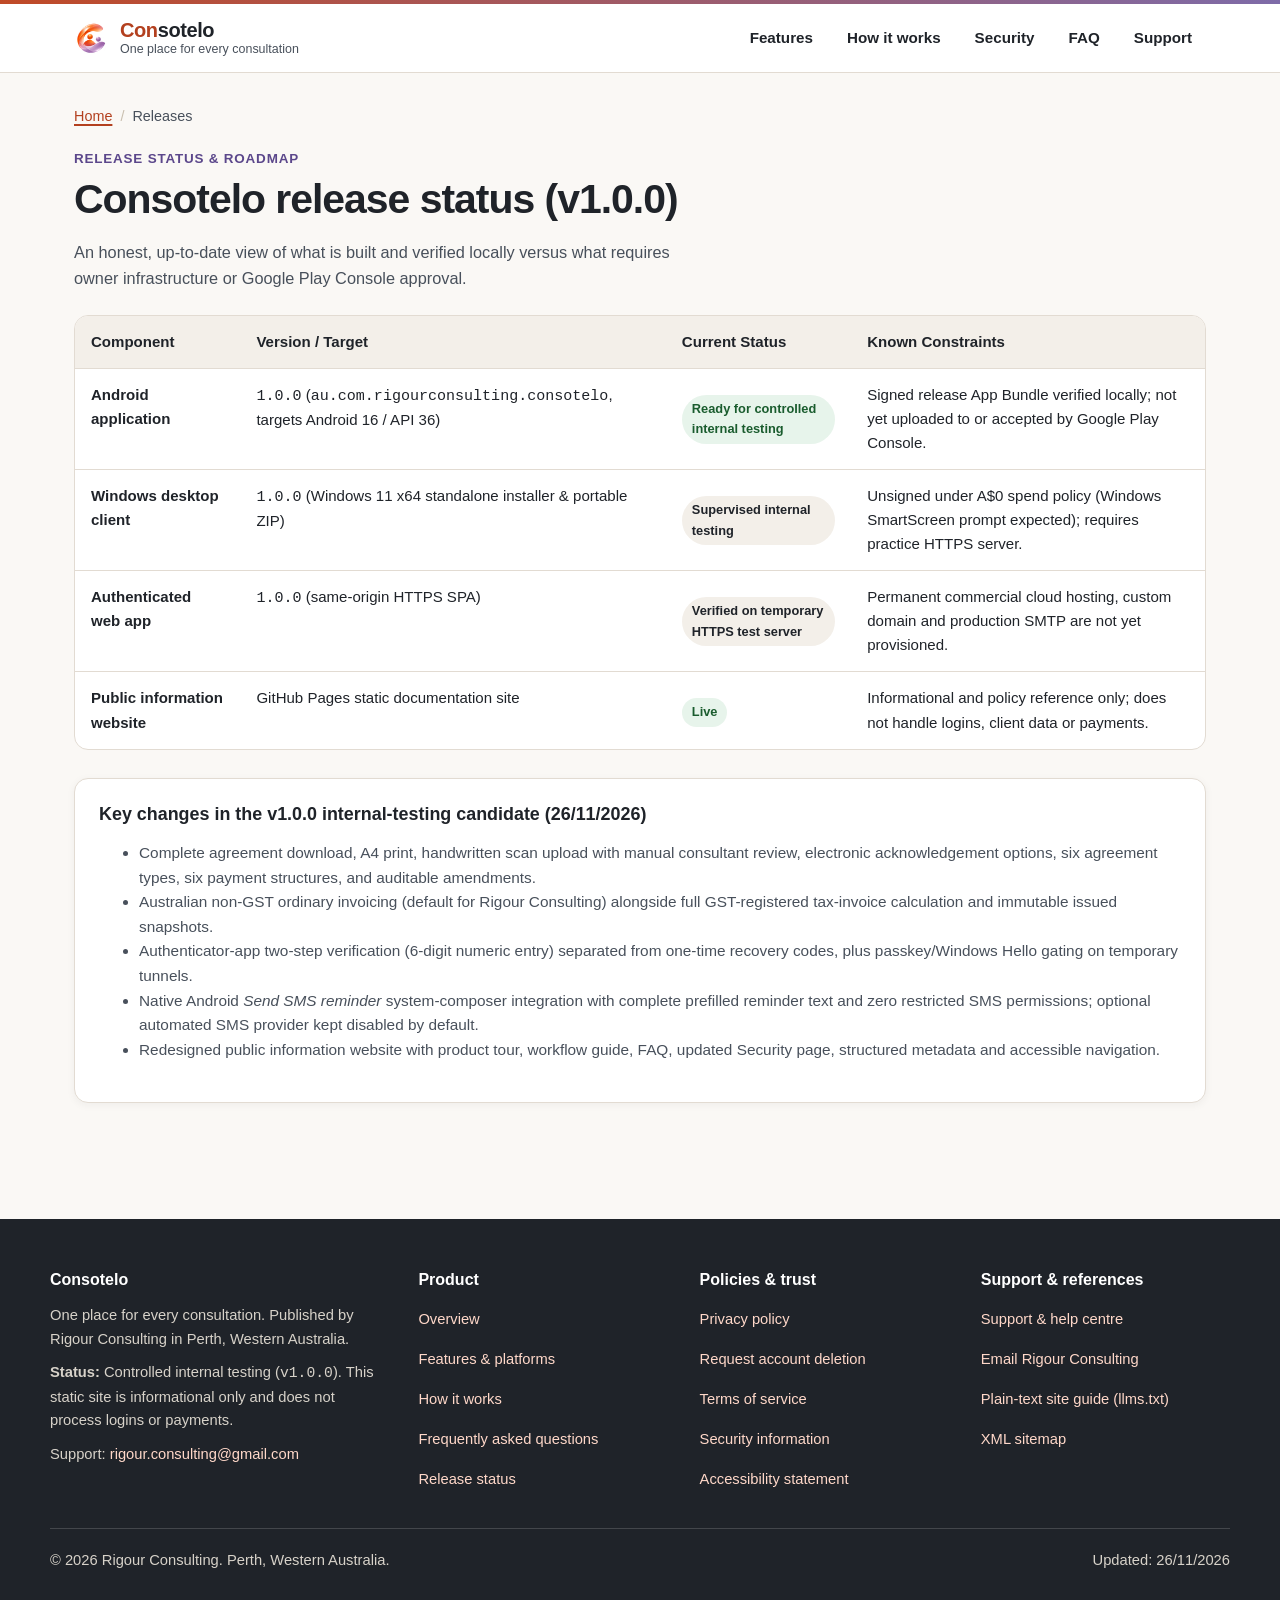
<file: releases/index.html>
<!DOCTYPE html>
<html lang="en-AU">
<head>
  <meta charset="UTF-8">
  <meta name="viewport" content="width=device-width, initial-scale=1.0">
  <title>Release status &amp; notes | Consotelo</title>
  <meta name="description" content="Current Consotelo v1.0.0 release status across Android, Windows desktop, authenticated web application, and public information website.">
  <link rel="canonical" href="https://rigourconsulting.github.io/Consotelo/releases/">
  <meta property="og:type" content="website">
  <meta property="og:site_name" content="Consotelo">
  <meta property="og:locale" content="en_AU">
  <meta property="og:title" content="Release status &amp; notes | Consotelo">
  <meta property="og:description" content="Current Consotelo v1.0.0 release status across Android, Windows desktop, authenticated web application, and public information website.">
  <meta property="og:url" content="https://rigourconsulting.github.io/Consotelo/releases/">
  <meta property="og:image" content="https://rigourconsulting.github.io/Consotelo/assets/img/og-social-preview.png">
  <meta property="og:image:width" content="1200">
  <meta property="og:image:height" content="630">
  <meta property="og:image:alt" content="Consotelo — One place for every consultation">
  <meta name="twitter:card" content="summary_large_image">
  <meta name="twitter:title" content="Release status &amp; notes | Consotelo">
  <meta name="twitter:description" content="Current Consotelo v1.0.0 release status across Android, Windows desktop, authenticated web application, and public information website.">
  <meta name="twitter:image" content="https://rigourconsulting.github.io/Consotelo/assets/img/og-social-preview.png">
  <link rel="icon" type="image/svg+xml" href="../favicon.svg">
  <link rel="icon" type="image/png" sizes="32x32" href="../favicon.png">
  <link rel="apple-touch-icon" href="../assets/img/consotelo_icon_128.png">
  <link rel="stylesheet" href="../assets/css/site.css">
  <script type="application/ld+json">
{
  "@context": "https://schema.org",
  "@type": "Organization",
  "@id": "https://rigourconsulting.github.io/Consotelo/#organization",
  "name": "Rigour Consulting",
  "url": "https://rigourconsulting.github.io/Consotelo/",
  "logo": "https://rigourconsulting.github.io/Consotelo/assets/img/consotelo_icon.png",
  "email": "rigour.consulting@gmail.com",
  "address": {
    "@type": "PostalAddress",
    "addressLocality": "Perth",
    "addressRegion": "WA",
    "addressCountry": "AU"
  }
}
  </script>
  <script type="application/ld+json">
{
  "@context": "https://schema.org",
  "@type": "BreadcrumbList",
  "itemListElement": [
    {
      "@type": "ListItem",
      "position": 1,
      "name": "Home",
      "item": "https://rigourconsulting.github.io/Consotelo/"
    },
    {
      "@type": "ListItem",
      "position": 2,
      "name": "Releases",
      "item": "https://rigourconsulting.github.io/Consotelo/releases/"
    }
  ]
}
  </script>
</head>
<body>
  <a href="#main" class="skip-link">Skip to main content</a>
  <div class="top-ribbon" aria-hidden="true"></div>

  <header class="site-header">
    <div class="header-container">
      <a href="../" class="brand-link" aria-label="Consotelo home">
        <img src="../assets/img/consotelo_icon_64.png" alt="Consotelo logo" class="brand-logo" width="36" height="36">
        <span class="brand-stack">
          <span class="brand-title"><span class="brand-c">Con</span>sotelo</span>
          <span class="brand-tagline">One place for every consultation</span>
        </span>
      </a>
      <nav class="site-nav" aria-label="Primary navigation">
        <a href="../features/" class="nav-link">Features</a> <a href="../how-it-works/" class="nav-link">How it works</a> <a href="../security/" class="nav-link">Security</a> <a href="../faq/" class="nav-link">FAQ</a> <a href="../support/" class="nav-link">Support</a>
      </nav>
      <details class="mobile-nav-toggle">
        <summary class="mobile-nav-summary" aria-label="Open navigation menu">
          <svg width="20" height="20" viewBox="0 0 20 20" fill="currentColor" aria-hidden="true">
            <path fill-rule="evenodd" d="M3 5h14a1 1 0 010 2H3a1 1 0 010-2zm0 4h14a1 1 0 010 2H3a1 1 0 010-2zm0 4h14a1 1 0 010 2H3a1 1 0 010-2z" clip-rule="evenodd" />
          </svg>
          <span>Menu</span>
        </summary>
        <nav class="mobile-nav-dropdown" aria-label="Mobile menu links">
          <a href="../" class="nav-link">Home</a> <a href="../features/" class="nav-link">Features</a> <a href="../how-it-works/" class="nav-link">How it works</a> <a href="../security/" class="nav-link">Security</a> <a href="../faq/" class="nav-link">FAQ</a> <a href="../support/" class="nav-link">Support</a> <a href="../releases/" class="nav-link active">Releases</a>
        </nav>
      </details>
    </div>
  </header>

  <main id="main" class="main-content">
    <nav class="breadcrumb" aria-label="Breadcrumb">
      <ol>
        <li><a href="../">Home</a></li>
        <li aria-current="page">Releases</li>
      </ol>
    </nav>
    <section class="section" aria-labelledby="rel-h1">
      <div class="section-header">
        <p class="section-kicker">Release status &amp; roadmap</p>
        <h1 id="rel-h1" class="page-heading">Consotelo release status (v1.0.0)</h1>
        <p class="section-lead">An honest, up-to-date view of what is built and verified locally versus what requires owner infrastructure or Google Play Console approval.</p>
      </div>

      <div class="table-wrap" style="margin-bottom:28px;">
        <table>
          <thead>
            <tr><th>Component</th><th>Version / Target</th><th>Current Status</th><th>Known Constraints</th></tr>
          </thead>
          <tbody>
            <tr>
              <td><strong>Android application</strong></td>
              <td><code>1.0.0</code> (<code>au.com.rigourconsulting.consotelo</code>, targets Android 16 / API 36)</td>
              <td><span class="status-pill">Ready for controlled internal testing</span></td>
              <td>Signed release App Bundle verified locally; not yet uploaded to or accepted by Google Play Console.</td>
            </tr>
            <tr>
              <td><strong>Windows desktop client</strong></td>
              <td><code>1.0.0</code> (Windows 11 x64 standalone installer &amp; portable ZIP)</td>
              <td><span class="status-pill neutral">Supervised internal testing</span></td>
              <td>Unsigned under A$0 spend policy (Windows SmartScreen prompt expected); requires practice HTTPS server.</td>
            </tr>
            <tr>
              <td><strong>Authenticated web app</strong></td>
              <td><code>1.0.0</code> (same-origin HTTPS SPA)</td>
              <td><span class="status-pill neutral">Verified on temporary HTTPS test server</span></td>
              <td>Permanent commercial cloud hosting, custom domain and production SMTP are not yet provisioned.</td>
            </tr>
            <tr>
              <td><strong>Public information website</strong></td>
              <td>GitHub Pages static documentation site</td>
              <td><span class="status-pill">Live</span></td>
              <td>Informational and policy reference only; does not handle logins, client data or payments.</td>
            </tr>
          </tbody>
        </table>
      </div>

      <article class="card">
        <h2 class="card-title">Key changes in the v1.0.0 internal-testing candidate (26/11/2026)</h2>
        <div class="card-body">
          <ul>
            <li>Complete agreement download, A4 print, handwritten scan upload with manual consultant review, electronic acknowledgement options, six agreement types, six payment structures, and auditable amendments.</li>
            <li>Australian non-GST ordinary invoicing (default for Rigour Consulting) alongside full GST-registered tax-invoice calculation and immutable issued snapshots.</li>
            <li>Authenticator-app two-step verification (6-digit numeric entry) separated from one-time recovery codes, plus passkey/Windows Hello gating on temporary tunnels.</li>
            <li>Native Android <em>Send SMS reminder</em> system-composer integration with complete prefilled reminder text and zero restricted SMS permissions; optional automated SMS provider kept disabled by default.</li>
            <li>Redesigned public information website with product tour, workflow guide, FAQ, updated Security page, structured metadata and accessible navigation.</li>
          </ul>
        </div>
      </article>
    </section>
  </main>

  <footer class="site-footer">
    <div class="footer-container">
      <div>
        <h2 class="footer-heading">Consotelo</h2>
        <p>One place for every consultation. Published by Rigour Consulting in Perth, Western Australia.</p>
        <p><strong>Status:</strong> Controlled internal testing (<code>v1.0.0</code>). This static site is informational only and does not process logins or payments.</p>
        <address class="contact-block">
          Support: <a href="mailto:rigour.consulting@gmail.com">rigour.consulting@gmail.com</a>
        </address>
      </div>

      <div>
        <h2 class="footer-heading">Product</h2>
        <ul class="footer-links">
          <li><a href="../">Overview</a></li>
          <li><a href="../features/">Features &amp; platforms</a></li>
          <li><a href="../how-it-works/">How it works</a></li>
          <li><a href="../faq/">Frequently asked questions</a></li>
          <li><a href="../releases/">Release status</a></li>
        </ul>
      </div>

      <div>
        <h2 class="footer-heading">Policies &amp; trust</h2>
        <ul class="footer-links">
          <li><a href="../privacy/">Privacy policy</a></li>
          <li><a href="../account-deletion/">Request account deletion</a></li>
          <li><a href="../terms/">Terms of service</a></li>
          <li><a href="../security/">Security information</a></li>
          <li><a href="../accessibility/">Accessibility statement</a></li>
        </ul>
      </div>

      <div>
        <h2 class="footer-heading">Support &amp; references</h2>
        <ul class="footer-links">
          <li><a href="../support/">Support &amp; help centre</a></li>
          <li><a href="mailto:rigour.consulting@gmail.com">Email Rigour Consulting</a></li>
          <li><a href="../llms.txt">Plain-text site guide (llms.txt)</a></li>
          <li><a href="../sitemap.xml">XML sitemap</a></li>
        </ul>
      </div>
    </div>

    <div class="footer-bottom">
      <p>&copy; 2026 Rigour Consulting. Perth, Western Australia.</p>
      <p>Updated: 26/11/2026</p>
    </div>
  </footer>
  <script src="../assets/js/site.js" defer></script>
</body>
</html>
</file>
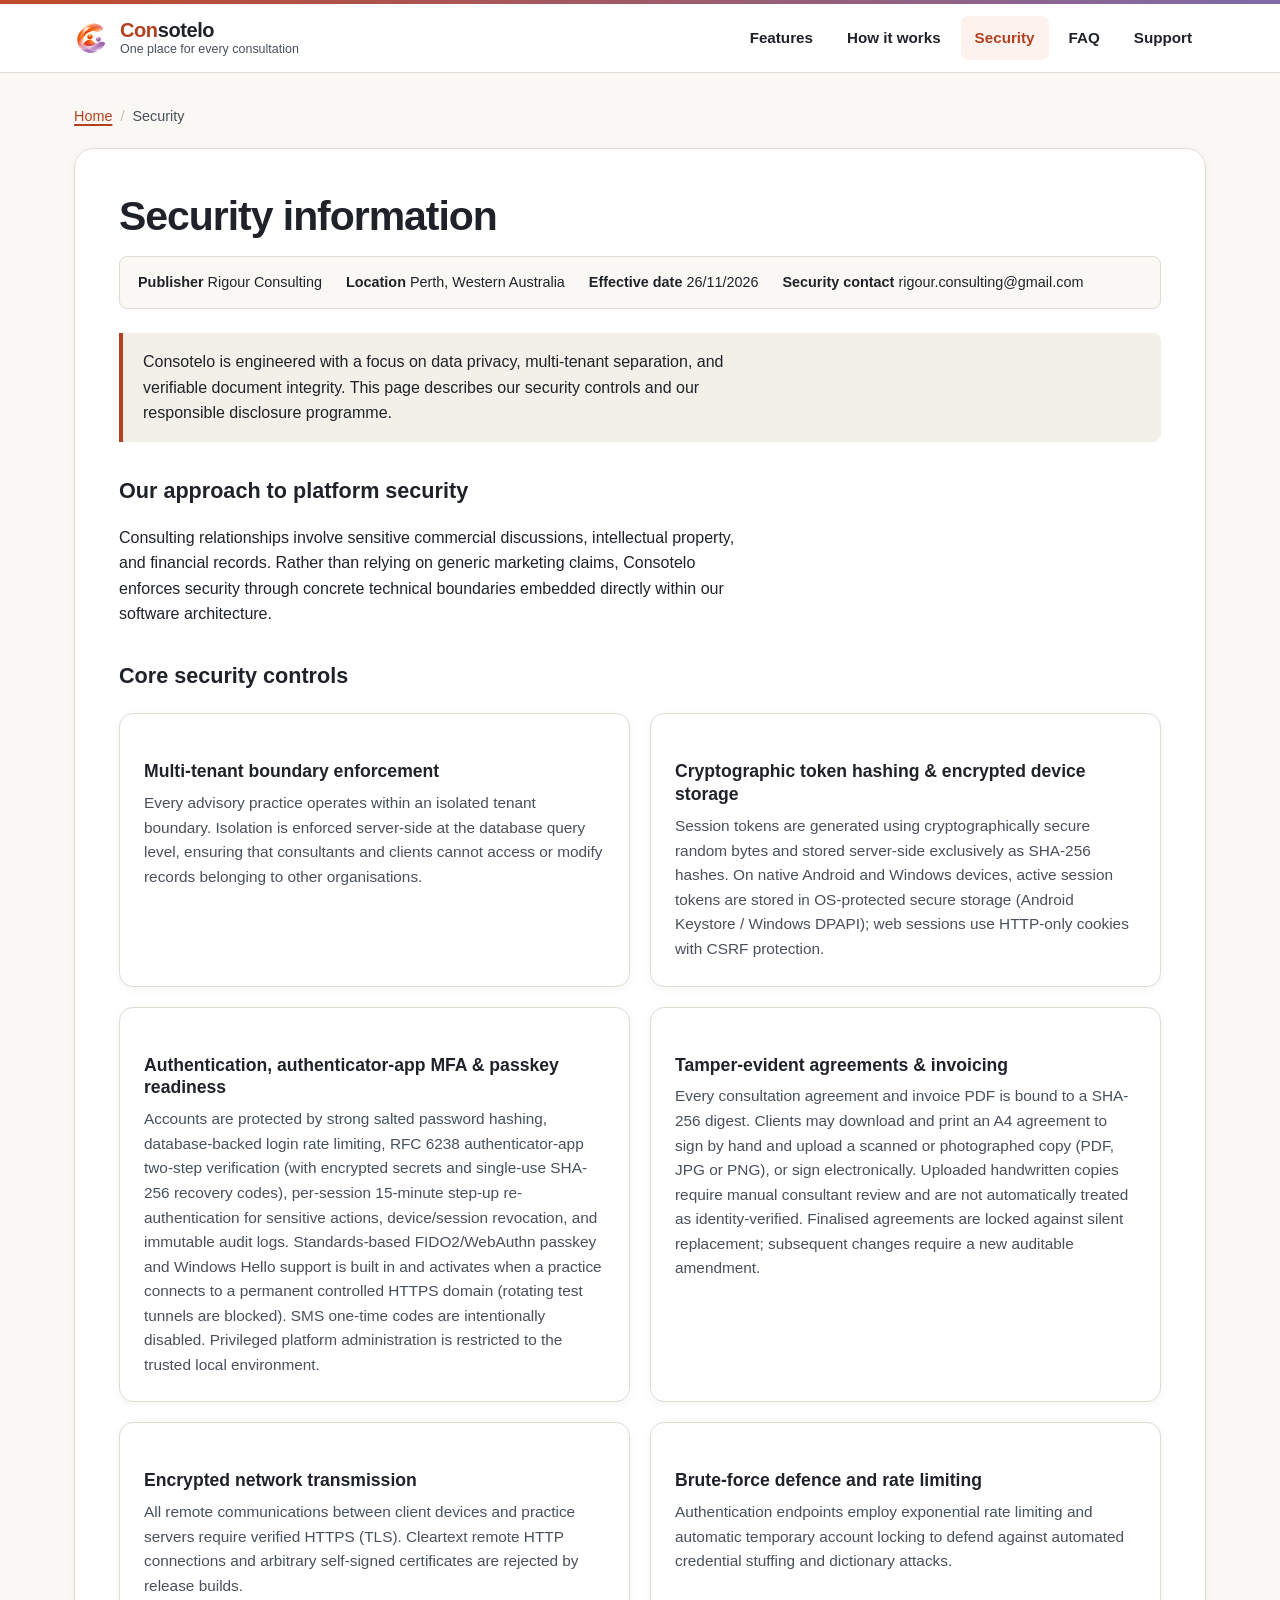
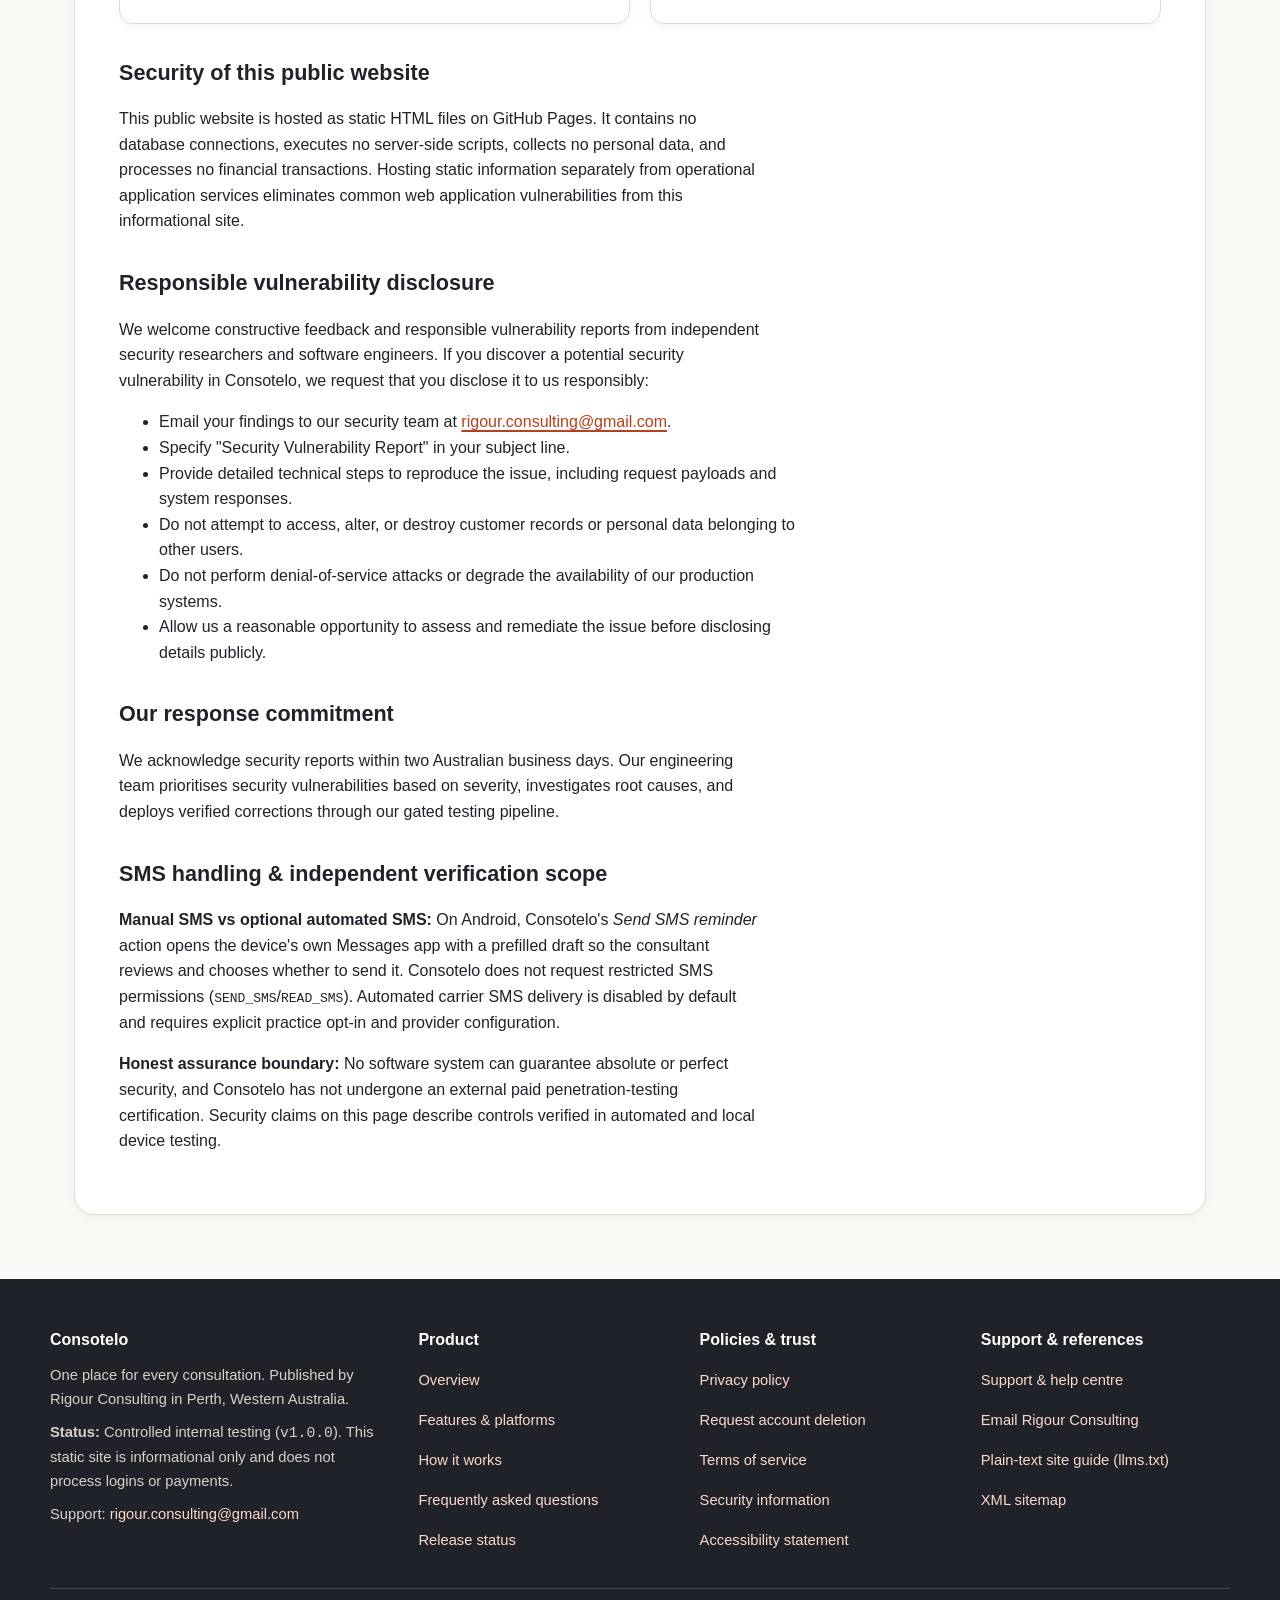
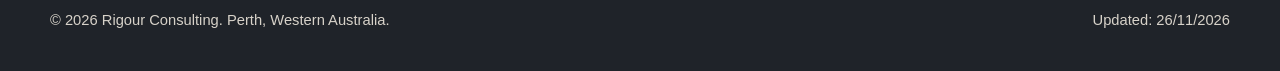
<file: security/index.html>
<!DOCTYPE html>
<html lang="en-AU">
<head>
  <meta charset="UTF-8">
  <meta name="viewport" content="width=device-width, initial-scale=1.0">
  <title>Security information | Consotelo</title>
  <meta name="description" content="Source-verified security controls for Consotelo: multi-tenant isolation, TOTP two-step verification, recovery codes, passkey domain gating, tamper-evident PDFs, and responsible disclosure.">
  <link rel="canonical" href="https://rigourconsulting.github.io/Consotelo/security/">
  <meta property="og:type" content="website">
  <meta property="og:site_name" content="Consotelo">
  <meta property="og:locale" content="en_AU">
  <meta property="og:title" content="Security information | Consotelo">
  <meta property="og:description" content="Source-verified security controls for Consotelo: multi-tenant isolation, TOTP two-step verification, recovery codes, passkey domain gating, tamper-evident PDFs, and responsible disclosure.">
  <meta property="og:url" content="https://rigourconsulting.github.io/Consotelo/security/">
  <meta property="og:image" content="https://rigourconsulting.github.io/Consotelo/assets/img/og-social-preview.png">
  <meta property="og:image:width" content="1200">
  <meta property="og:image:height" content="630">
  <meta property="og:image:alt" content="Consotelo — One place for every consultation">
  <meta name="twitter:card" content="summary_large_image">
  <meta name="twitter:title" content="Security information | Consotelo">
  <meta name="twitter:description" content="Source-verified security controls for Consotelo: multi-tenant isolation, TOTP two-step verification, recovery codes, passkey domain gating, tamper-evident PDFs, and responsible disclosure.">
  <meta name="twitter:image" content="https://rigourconsulting.github.io/Consotelo/assets/img/og-social-preview.png">
  <link rel="icon" type="image/svg+xml" href="../favicon.svg">
  <link rel="icon" type="image/png" sizes="32x32" href="../favicon.png">
  <link rel="apple-touch-icon" href="../assets/img/consotelo_icon_128.png">
  <link rel="stylesheet" href="../assets/css/site.css">
  <script type="application/ld+json">
{
  "@context": "https://schema.org",
  "@type": "Organization",
  "@id": "https://rigourconsulting.github.io/Consotelo/#organization",
  "name": "Rigour Consulting",
  "url": "https://rigourconsulting.github.io/Consotelo/",
  "logo": "https://rigourconsulting.github.io/Consotelo/assets/img/consotelo_icon.png",
  "email": "rigour.consulting@gmail.com",
  "address": {
    "@type": "PostalAddress",
    "addressLocality": "Perth",
    "addressRegion": "WA",
    "addressCountry": "AU"
  }
}
  </script>
  <script type="application/ld+json">
{
  "@context": "https://schema.org",
  "@type": "BreadcrumbList",
  "itemListElement": [
    {
      "@type": "ListItem",
      "position": 1,
      "name": "Home",
      "item": "https://rigourconsulting.github.io/Consotelo/"
    },
    {
      "@type": "ListItem",
      "position": 2,
      "name": "Security",
      "item": "https://rigourconsulting.github.io/Consotelo/security/"
    }
  ]
}
  </script>
</head>
<body>
  <a href="#main" class="skip-link">Skip to main content</a>
  <div class="top-ribbon" aria-hidden="true"></div>

  <header class="site-header">
    <div class="header-container">
      <a href="../" class="brand-link" aria-label="Consotelo home">
        <img src="../assets/img/consotelo_icon_64.png" alt="Consotelo logo" class="brand-logo" width="36" height="36">
        <span class="brand-stack">
          <span class="brand-title"><span class="brand-c">Con</span>sotelo</span>
          <span class="brand-tagline">One place for every consultation</span>
        </span>
      </a>
      <nav class="site-nav" aria-label="Primary navigation">
        <a href="../features/" class="nav-link">Features</a> <a href="../how-it-works/" class="nav-link">How it works</a> <a href="../security/" class="nav-link active" aria-current="page">Security</a> <a href="../faq/" class="nav-link">FAQ</a> <a href="../support/" class="nav-link">Support</a>
      </nav>
      <details class="mobile-nav-toggle">
        <summary class="mobile-nav-summary" aria-label="Open navigation menu">
          <svg width="20" height="20" viewBox="0 0 20 20" fill="currentColor" aria-hidden="true">
            <path fill-rule="evenodd" d="M3 5h14a1 1 0 010 2H3a1 1 0 010-2zm0 4h14a1 1 0 010 2H3a1 1 0 010-2zm0 4h14a1 1 0 010 2H3a1 1 0 010-2z" clip-rule="evenodd" />
          </svg>
          <span>Menu</span>
        </summary>
        <nav class="mobile-nav-dropdown" aria-label="Mobile menu links">
          <a href="../" class="nav-link">Home</a> <a href="../features/" class="nav-link">Features</a> <a href="../how-it-works/" class="nav-link">How it works</a> <a href="../security/" class="nav-link active" aria-current="page">Security</a> <a href="../faq/" class="nav-link">FAQ</a> <a href="../support/" class="nav-link">Support</a> <a href="../releases/" class="nav-link">Releases</a>
        </nav>
      </details>
    </div>
  </header>

  <main id="main" class="main-content">
    <nav class="breadcrumb" aria-label="Breadcrumb">
      <ol>
        <li><a href="../">Home</a></li>
        <li aria-current="page">Security</li>
      </ol>
    </nav>
    <article class="policy-content" aria-labelledby="security-title">
      <h1 id="security-title" class="page-heading">Security information</h1>

      <div class="policy-meta">
        <span><strong>Publisher</strong> Rigour Consulting</span>
        <span><strong>Location</strong> Perth, Western Australia</span>
        <span><strong>Effective date</strong> 26/11/2026</span>
        <span><strong>Security contact</strong> rigour.consulting@gmail.com</span>
      </div>

      <div class="highlight-box">
        <p>Consotelo is engineered with a focus on data privacy, multi-tenant separation, and verifiable document integrity. This page describes our security controls and our responsible disclosure programme.</p>
      </div>

      <h2>Our approach to platform security</h2>
      <p>Consulting relationships involve sensitive commercial discussions, intellectual property, and financial records. Rather than relying on generic marketing claims, Consotelo enforces security through concrete technical boundaries embedded directly within our software architecture.</p>

      <h2>Core security controls</h2>

      <div class="grid-two" style="margin-top: 20px; margin-bottom: 24px;">
        <div class="card">
          <h3 class="card-title">Multi-tenant boundary enforcement</h3>
          <p class="card-body">Every advisory practice operates within an isolated tenant boundary. Isolation is enforced server-side at the database query level, ensuring that consultants and clients cannot access or modify records belonging to other organisations.</p>
        </div>

        <div class="card">
          <h3 class="card-title">Cryptographic token hashing &amp; encrypted device storage</h3>
          <p class="card-body">Session tokens are generated using cryptographically secure random bytes and stored server-side exclusively as SHA-256 hashes. On native Android and Windows devices, active session tokens are stored in OS-protected secure storage (Android Keystore / Windows DPAPI); web sessions use HTTP-only cookies with CSRF protection.</p>
        </div>

        <div class="card">
          <h3 class="card-title">Authentication, authenticator-app MFA &amp; passkey readiness</h3>
          <p class="card-body">Accounts are protected by strong salted password hashing, database-backed login rate limiting, RFC 6238 authenticator-app two-step verification (with encrypted secrets and single-use SHA-256 recovery codes), per-session 15-minute step-up re-authentication for sensitive actions, device/session revocation, and immutable audit logs. Standards-based FIDO2/WebAuthn passkey and Windows Hello support is built in and activates when a practice connects to a permanent controlled HTTPS domain (rotating test tunnels are blocked). SMS one-time codes are intentionally disabled. Privileged platform administration is restricted to the trusted local environment.</p>
        </div>

        <div class="card">
          <h3 class="card-title">Tamper-evident agreements &amp; invoicing</h3>
          <p class="card-body">Every consultation agreement and invoice PDF is bound to a SHA-256 digest. Clients may download and print an A4 agreement to sign by hand and upload a scanned or photographed copy (PDF, JPG or PNG), or sign electronically. Uploaded handwritten copies require manual consultant review and are not automatically treated as identity-verified. Finalised agreements are locked against silent replacement; subsequent changes require a new auditable amendment.</p>
        </div>

        <div class="card">
          <h3 class="card-title">Encrypted network transmission</h3>
          <p class="card-body">All remote communications between client devices and practice servers require verified HTTPS (TLS). Cleartext remote HTTP connections and arbitrary self-signed certificates are rejected by release builds.</p>
        </div>

        <div class="card">
          <h3 class="card-title">Brute-force defence and rate limiting</h3>
          <p class="card-body">Authentication endpoints employ exponential rate limiting and automatic temporary account locking to defend against automated credential stuffing and dictionary attacks.</p>
        </div>
      </div>

      <h2>Security of this public website</h2>
      <p>This public website is hosted as static HTML files on GitHub Pages. It contains no database connections, executes no server-side scripts, collects no personal data, and processes no financial transactions. Hosting static information separately from operational application services eliminates common web application vulnerabilities from this informational site.</p>

      <h2>Responsible vulnerability disclosure</h2>
      <p>We welcome constructive feedback and responsible vulnerability reports from independent security researchers and software engineers. If you discover a potential security vulnerability in Consotelo, we request that you disclose it to us responsibly:</p>
      <ul>
        <li>Email your findings to our security team at <a href="mailto:rigour.consulting@gmail.com">rigour.consulting@gmail.com</a>.</li>
        <li>Specify "Security Vulnerability Report" in your subject line.</li>
        <li>Provide detailed technical steps to reproduce the issue, including request payloads and system responses.</li>
        <li>Do not attempt to access, alter, or destroy customer records or personal data belonging to other users.</li>
        <li>Do not perform denial-of-service attacks or degrade the availability of our production systems.</li>
        <li>Allow us a reasonable opportunity to assess and remediate the issue before disclosing details publicly.</li>
      </ul>

      <h2>Our response commitment</h2>
      <p>We acknowledge security reports within two Australian business days. Our engineering team prioritises security vulnerabilities based on severity, investigates root causes, and deploys verified corrections through our gated testing pipeline.</p>
    
      <h2>SMS handling &amp; independent verification scope</h2>
      <p><strong>Manual SMS vs optional automated SMS:</strong> On Android, Consotelo's <em>Send SMS reminder</em> action opens the device's own Messages app with a prefilled draft so the consultant reviews and chooses whether to send it. Consotelo does not request restricted SMS permissions (<code>SEND_SMS</code>/<code>READ_SMS</code>). Automated carrier SMS delivery is disabled by default and requires explicit practice opt-in and provider configuration.</p>
      <p><strong>Honest assurance boundary:</strong> No software system can guarantee absolute or perfect security, and Consotelo has not undergone an external paid penetration-testing certification. Security claims on this page describe controls verified in automated and local device testing.</p>
    </article>
  </main>

  <footer class="site-footer">
    <div class="footer-container">
      <div>
        <h2 class="footer-heading">Consotelo</h2>
        <p>One place for every consultation. Published by Rigour Consulting in Perth, Western Australia.</p>
        <p><strong>Status:</strong> Controlled internal testing (<code>v1.0.0</code>). This static site is informational only and does not process logins or payments.</p>
        <address class="contact-block">
          Support: <a href="mailto:rigour.consulting@gmail.com">rigour.consulting@gmail.com</a>
        </address>
      </div>

      <div>
        <h2 class="footer-heading">Product</h2>
        <ul class="footer-links">
          <li><a href="../">Overview</a></li>
          <li><a href="../features/">Features &amp; platforms</a></li>
          <li><a href="../how-it-works/">How it works</a></li>
          <li><a href="../faq/">Frequently asked questions</a></li>
          <li><a href="../releases/">Release status</a></li>
        </ul>
      </div>

      <div>
        <h2 class="footer-heading">Policies &amp; trust</h2>
        <ul class="footer-links">
          <li><a href="../privacy/">Privacy policy</a></li>
          <li><a href="../account-deletion/">Request account deletion</a></li>
          <li><a href="../terms/">Terms of service</a></li>
          <li><a href="../security/">Security information</a></li>
          <li><a href="../accessibility/">Accessibility statement</a></li>
        </ul>
      </div>

      <div>
        <h2 class="footer-heading">Support &amp; references</h2>
        <ul class="footer-links">
          <li><a href="../support/">Support &amp; help centre</a></li>
          <li><a href="mailto:rigour.consulting@gmail.com">Email Rigour Consulting</a></li>
          <li><a href="../llms.txt">Plain-text site guide (llms.txt)</a></li>
          <li><a href="../sitemap.xml">XML sitemap</a></li>
        </ul>
      </div>
    </div>

    <div class="footer-bottom">
      <p>&copy; 2026 Rigour Consulting. Perth, Western Australia.</p>
      <p>Updated: 26/11/2026</p>
    </div>
  </footer>
  <script src="../assets/js/site.js" defer></script>
</body>
</html>
</file>
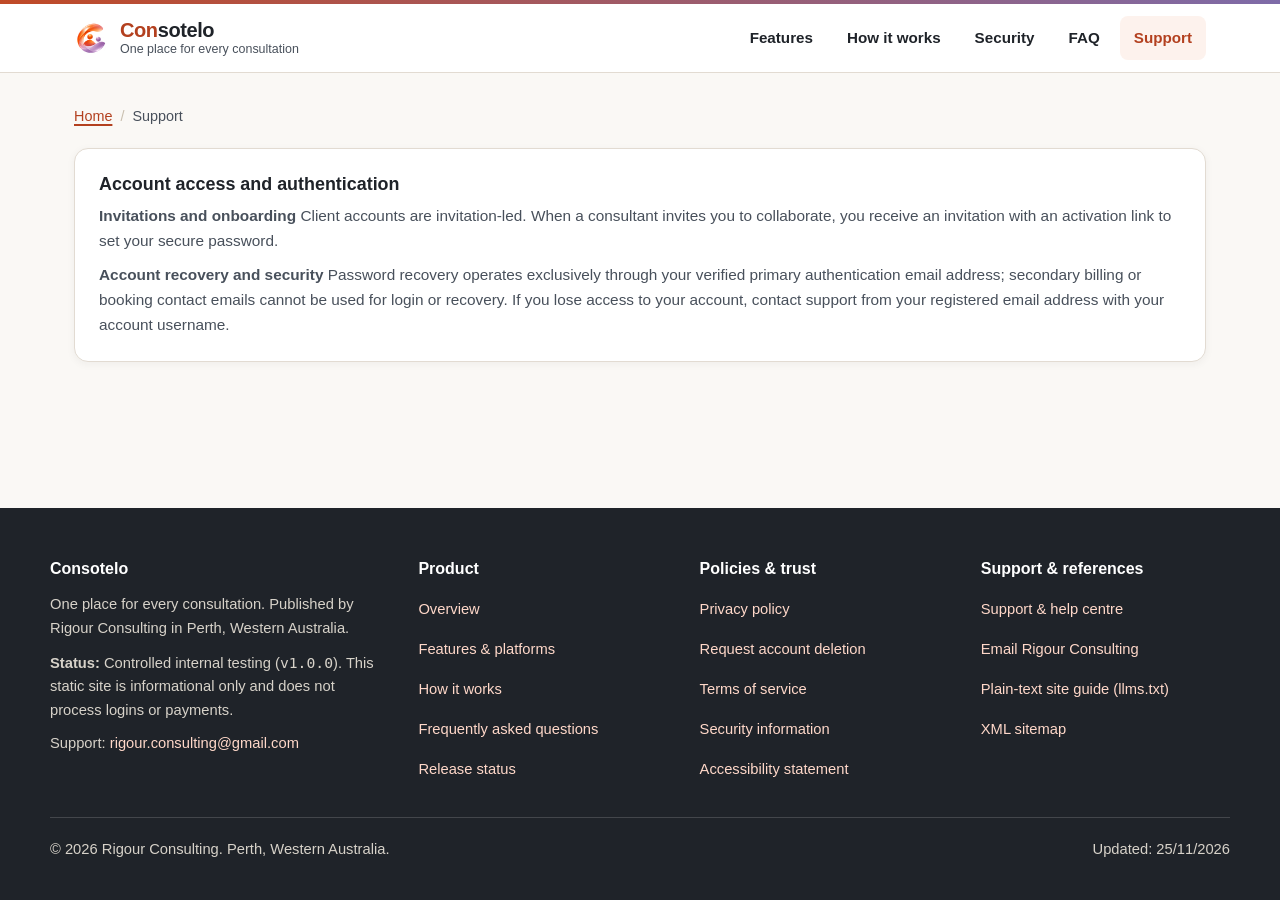
<file: support/index.html>
<!DOCTYPE html>
<html lang="en-AU">
<head>
  <meta charset="UTF-8">
  <meta name="viewport" content="width=device-width, initial-scale=1.0">
  <title>Support and help centre | Consotelo</title>
  <meta name="description" content="Official support contact, troubleshooting guidance, and help resources for Consotelo consultants and clients.">
  <link rel="canonical" href="https://rigourconsulting.github.io/Consotelo/support/">
  <meta property="og:type" content="website">
  <meta property="og:site_name" content="Consotelo">
  <meta property="og:locale" content="en_AU">
  <meta property="og:title" content="Support and help centre | Consotelo">
  <meta property="og:description" content="Official support contact, troubleshooting guidance, and help resources for Consotelo consultants and clients.">
  <meta property="og:url" content="https://rigourconsulting.github.io/Consotelo/support/">
  <meta property="og:image" content="https://rigourconsulting.github.io/Consotelo/assets/img/og-social-preview.png">
  <meta property="og:image:width" content="1200">
  <meta property="og:image:height" content="630">
  <meta property="og:image:alt" content="Consotelo — One place for every consultation">
  <meta name="twitter:card" content="summary_large_image">
  <meta name="twitter:title" content="Support and help centre | Consotelo">
  <meta name="twitter:description" content="Official support contact, troubleshooting guidance, and help resources for Consotelo consultants and clients.">
  <meta name="twitter:image" content="https://rigourconsulting.github.io/Consotelo/assets/img/og-social-preview.png">
  <link rel="icon" type="image/svg+xml" href="../favicon.svg">
  <link rel="icon" type="image/png" sizes="32x32" href="../favicon.png">
  <link rel="apple-touch-icon" href="../assets/img/consotelo_icon_128.png">
  <link rel="stylesheet" href="../assets/css/site.css">
  <script type="application/ld+json">
{
  "@context": "https://schema.org",
  "@type": "Organization",
  "@id": "https://rigourconsulting.github.io/Consotelo/#organization",
  "name": "Rigour Consulting",
  "url": "https://rigourconsulting.github.io/Consotelo/",
  "logo": "https://rigourconsulting.github.io/Consotelo/assets/img/consotelo_icon.png",
  "email": "rigour.consulting@gmail.com",
  "address": {
    "@type": "PostalAddress",
    "addressLocality": "Perth",
    "addressRegion": "WA",
    "addressCountry": "AU"
  }
}
  </script>
  <script type="application/ld+json">
{
  "@context": "https://schema.org",
  "@type": "BreadcrumbList",
  "itemListElement": [
    {
      "@type": "ListItem",
      "position": 1,
      "name": "Home",
      "item": "https://rigourconsulting.github.io/Consotelo/"
    },
    {
      "@type": "ListItem",
      "position": 2,
      "name": "Support",
      "item": "https://rigourconsulting.github.io/Consotelo/support/"
    }
  ]
}
  </script>
</head>
<body>
  <a href="#main" class="skip-link">Skip to main content</a>
  <div class="top-ribbon" aria-hidden="true"></div>

  <header class="site-header">
    <div class="header-container">
      <a href="../" class="brand-link" aria-label="Consotelo home">
        <img src="../assets/img/consotelo_icon_64.png" alt="Consotelo logo" class="brand-logo" width="36" height="36">
        <span class="brand-stack">
          <span class="brand-title"><span class="brand-c">Con</span>sotelo</span>
          <span class="brand-tagline">One place for every consultation</span>
        </span>
      </a>
      <nav class="site-nav" aria-label="Primary navigation">
        <a href="../features/" class="nav-link">Features</a> <a href="../how-it-works/" class="nav-link">How it works</a> <a href="../security/" class="nav-link">Security</a> <a href="../faq/" class="nav-link">FAQ</a> <a href="../support/" class="nav-link active" aria-current="page">Support</a>
      </nav>
      <details class="mobile-nav-toggle">
        <summary class="mobile-nav-summary" aria-label="Open navigation menu">
          <svg width="20" height="20" viewBox="0 0 20 20" fill="currentColor" aria-hidden="true">
            <path fill-rule="evenodd" d="M3 5h14a1 1 0 010 2H3a1 1 0 010-2zm0 4h14a1 1 0 010 2H3a1 1 0 010-2zm0 4h14a1 1 0 010 2H3a1 1 0 010-2z" clip-rule="evenodd" />
          </svg>
          <span>Menu</span>
        </summary>
        <nav class="mobile-nav-dropdown" aria-label="Mobile menu links">
          <a href="../" class="nav-link">Home</a> <a href="../features/" class="nav-link">Features</a> <a href="../how-it-works/" class="nav-link">How it works</a> <a href="../security/" class="nav-link">Security</a> <a href="../faq/" class="nav-link">FAQ</a> <a href="../support/" class="nav-link active" aria-current="page">Support</a> <a href="../releases/" class="nav-link">Releases</a>
        </nav>
      </details>
    </div>
  </header>

  <main id="main" class="main-content">
    <nav class="breadcrumb" aria-label="Breadcrumb">
      <ol>
        <li><a href="../">Home</a></li>
        <li aria-current="page">Support</li>
      </ol>
    </nav>
    <article class="card">
          <h3 class="card-title">Account access and authentication</h3>
          <div class="card-body">
            <p><strong>Invitations and onboarding</strong> Client accounts are invitation-led. When a consultant invites you to collaborate, you receive an invitation with an activation link to set your secure password.</p>
            <p><strong>Account recovery and security</strong> Password recovery operates exclusively through your verified primary authentication email address; secondary billing or booking contact emails cannot be used for login or recovery. If you lose access to your account, contact support from your registered email address with your account username.</p>
          </div>
        </article>
  </main>

  <footer class="site-footer">
    <div class="footer-container">
      <div>
        <h2 class="footer-heading">Consotelo</h2>
        <p>One place for every consultation. Published by Rigour Consulting in Perth, Western Australia.</p>
        <p><strong>Status:</strong> Controlled internal testing (<code>v1.0.0</code>). This static site is informational only and does not process logins or payments.</p>
        <address class="contact-block">
          Support: <a href="mailto:rigour.consulting@gmail.com">rigour.consulting@gmail.com</a>
        </address>
      </div>

      <div>
        <h2 class="footer-heading">Product</h2>
        <ul class="footer-links">
          <li><a href="../">Overview</a></li>
          <li><a href="../features/">Features &amp; platforms</a></li>
          <li><a href="../how-it-works/">How it works</a></li>
          <li><a href="../faq/">Frequently asked questions</a></li>
          <li><a href="../releases/">Release status</a></li>
        </ul>
      </div>

      <div>
        <h2 class="footer-heading">Policies &amp; trust</h2>
        <ul class="footer-links">
          <li><a href="../privacy/">Privacy policy</a></li>
          <li><a href="../account-deletion/">Request account deletion</a></li>
          <li><a href="../terms/">Terms of service</a></li>
          <li><a href="../security/">Security information</a></li>
          <li><a href="../accessibility/">Accessibility statement</a></li>
        </ul>
      </div>

      <div>
        <h2 class="footer-heading">Support &amp; references</h2>
        <ul class="footer-links">
          <li><a href="../support/">Support &amp; help centre</a></li>
          <li><a href="mailto:rigour.consulting@gmail.com">Email Rigour Consulting</a></li>
          <li><a href="../llms.txt">Plain-text site guide (llms.txt)</a></li>
          <li><a href="../sitemap.xml">XML sitemap</a></li>
        </ul>
      </div>
    </div>

    <div class="footer-bottom">
      <p>&copy; 2026 Rigour Consulting. Perth, Western Australia.</p>
      <p>Updated: 25/11/2026</p>
    </div>
  </footer>
  <script src="../assets/js/site.js" defer></script>
</body>
</html>
</file>
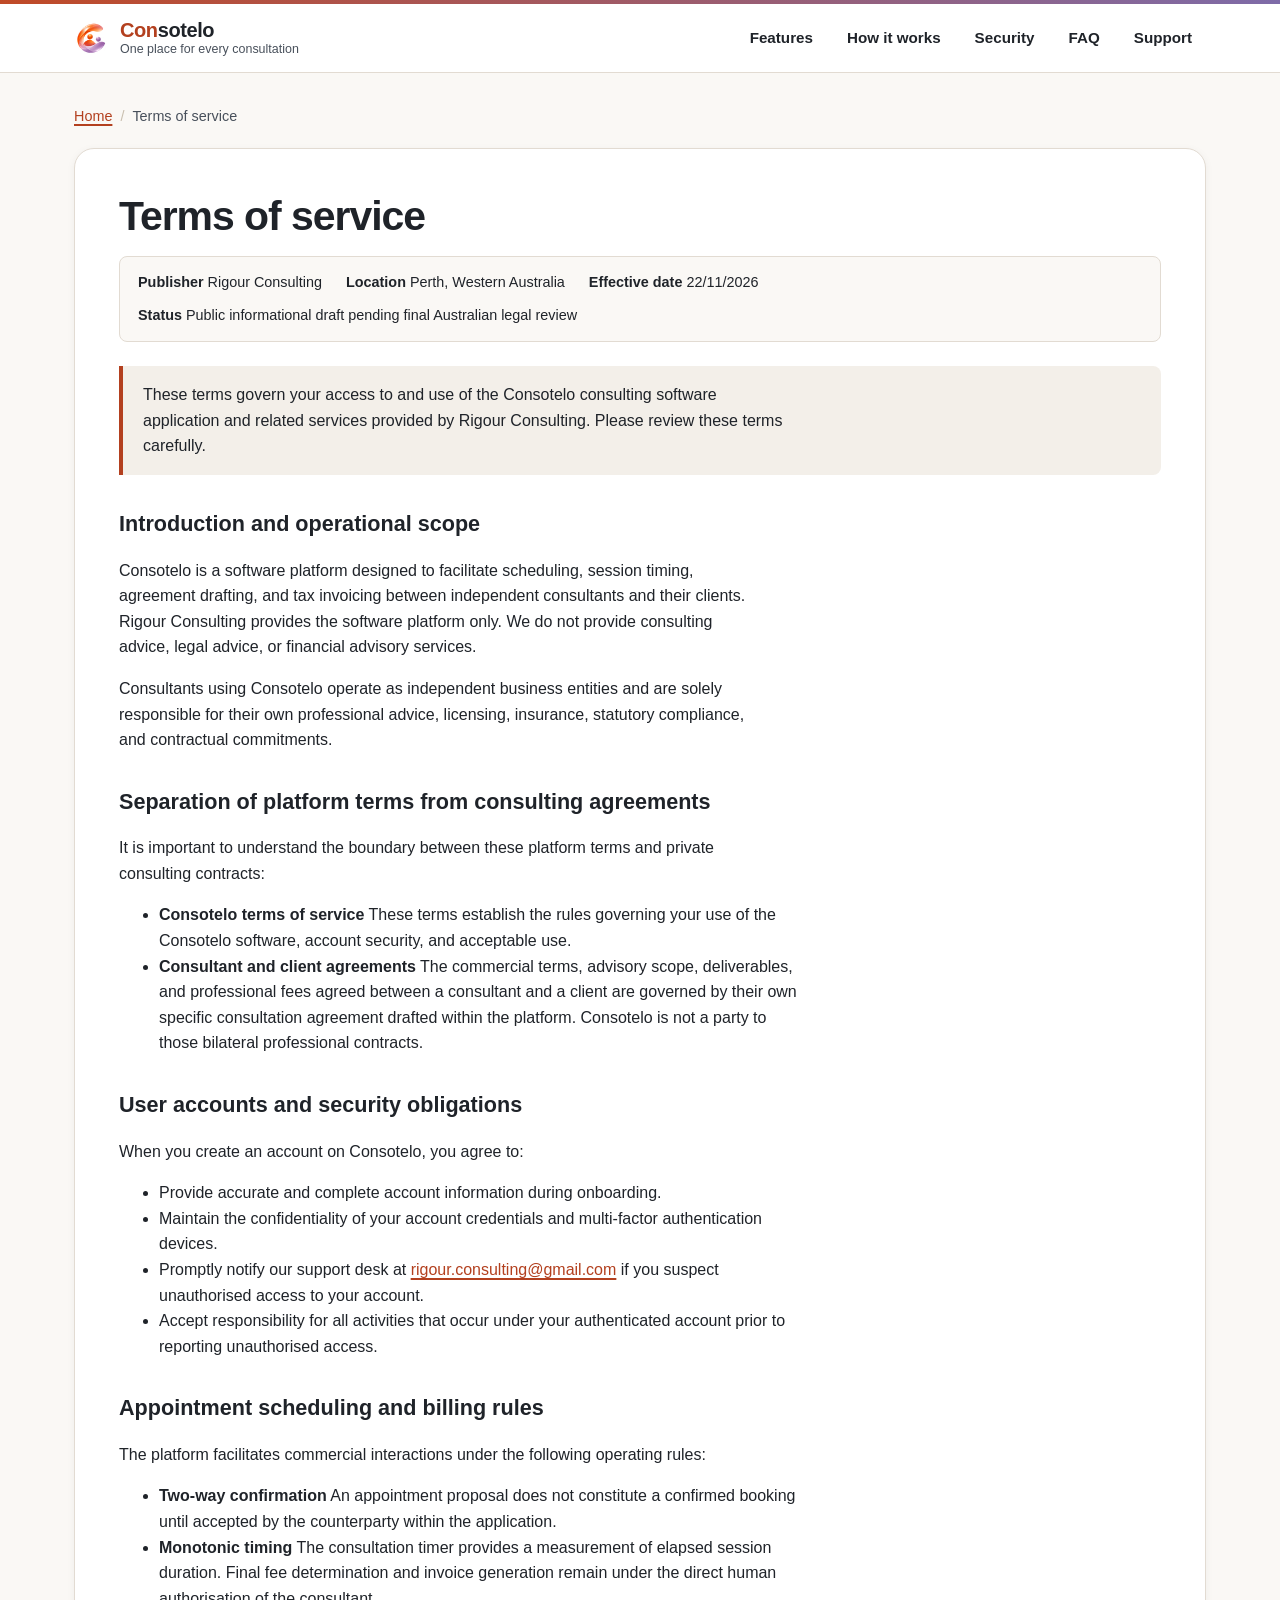
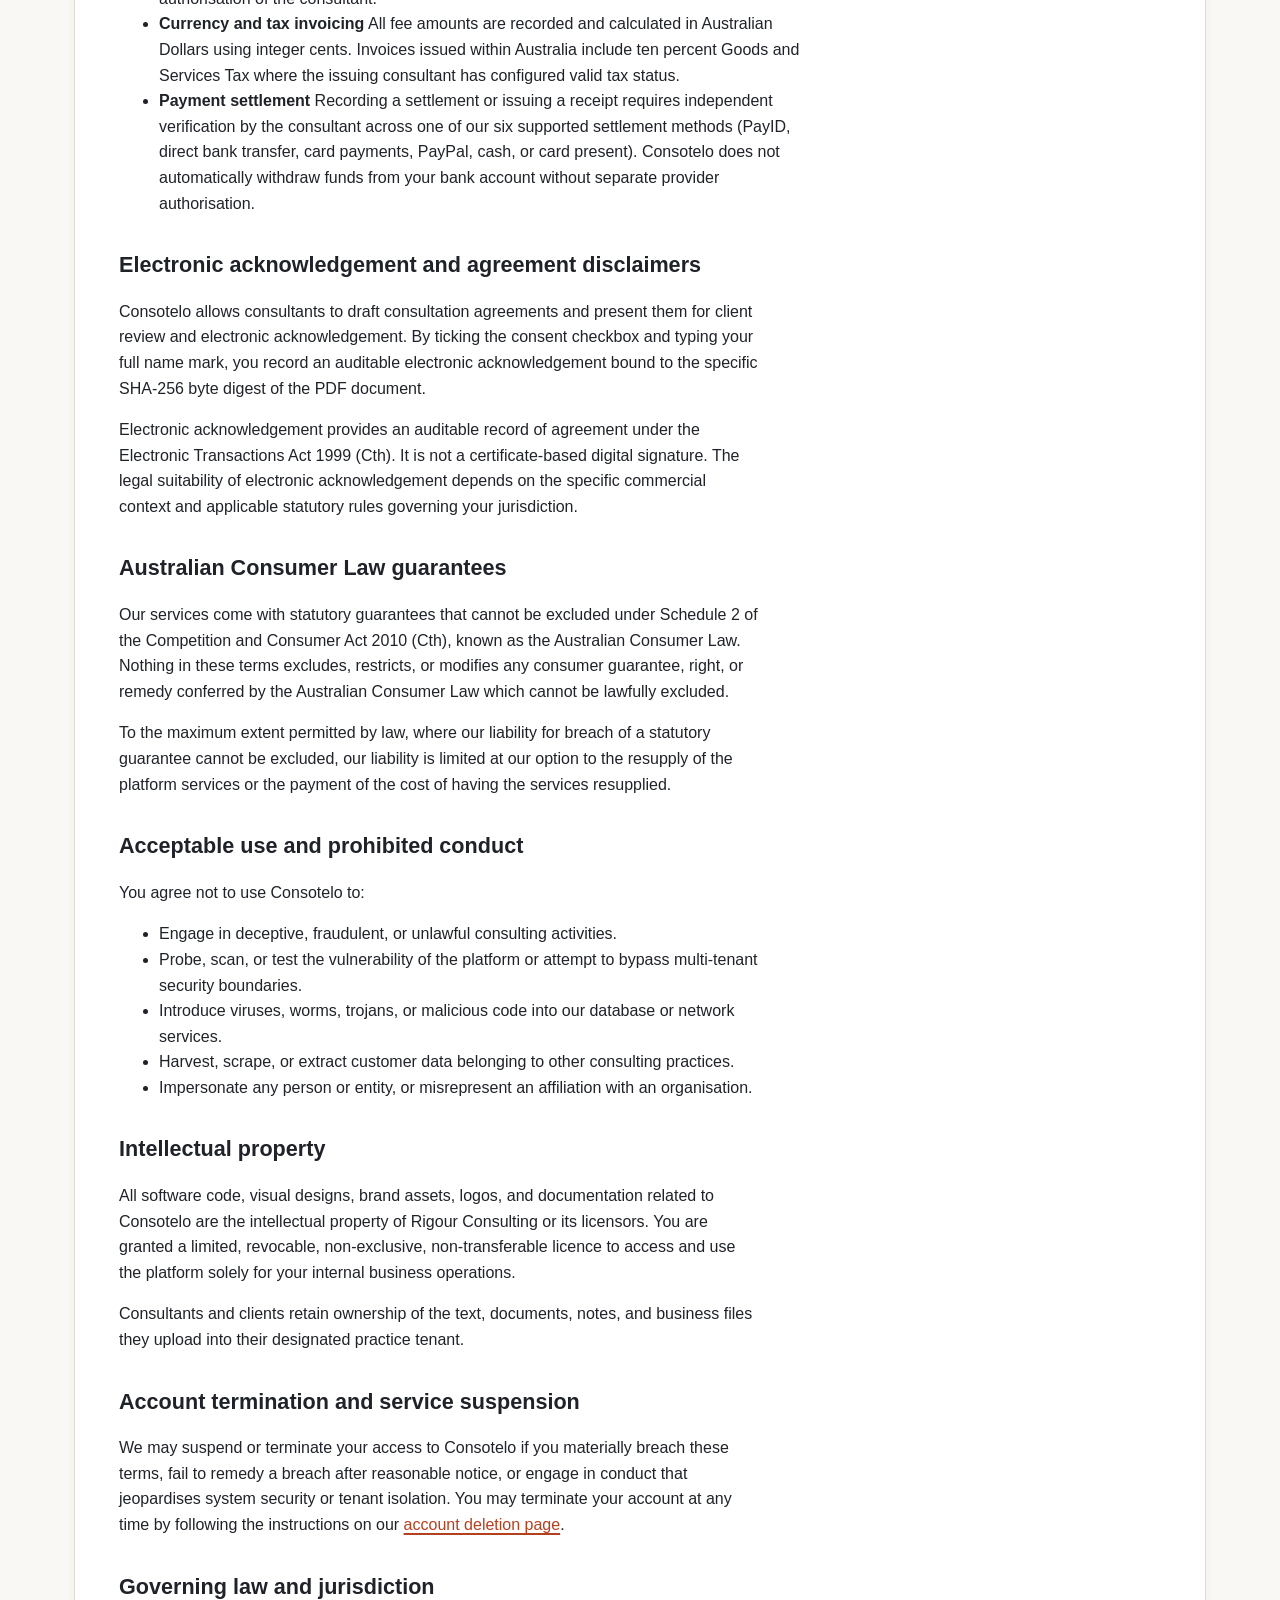
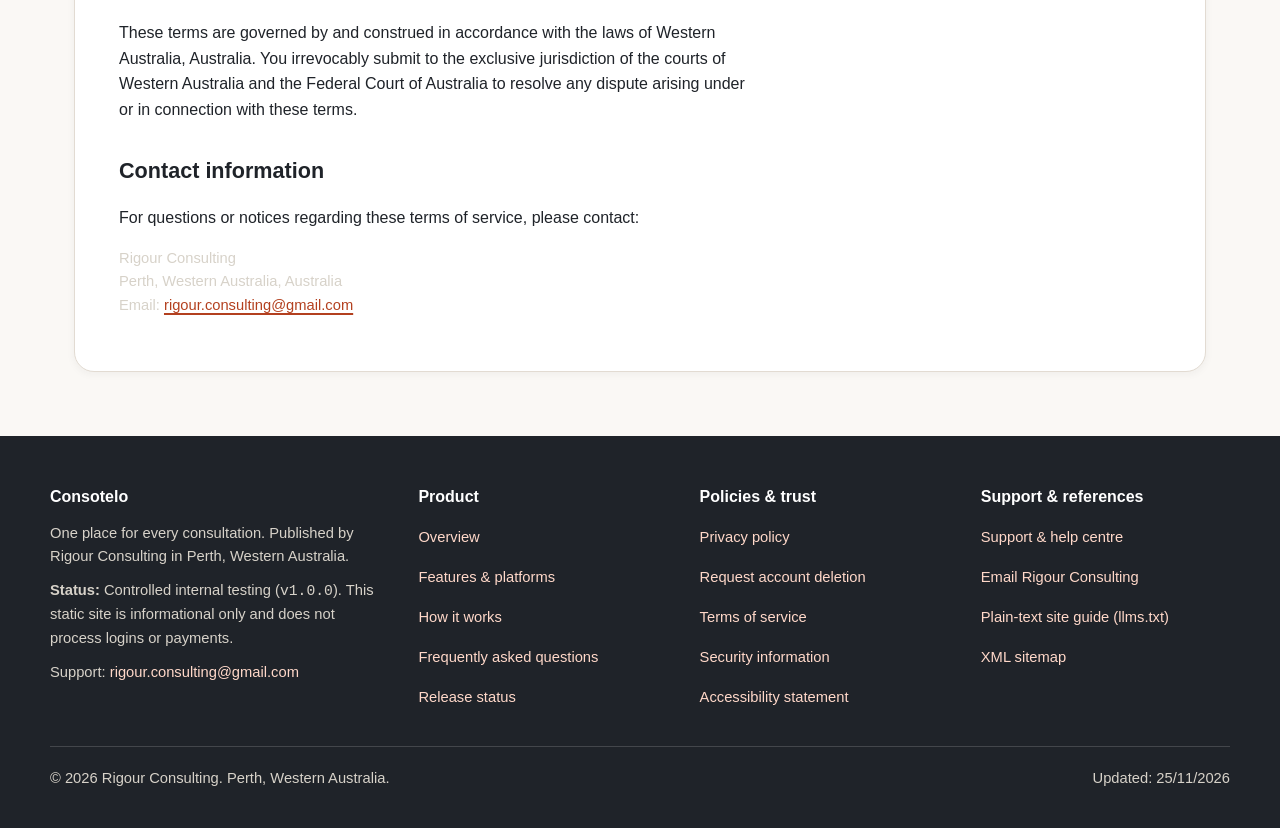
<file: terms/index.html>
<!DOCTYPE html>
<html lang="en-AU">
<head>
  <meta charset="UTF-8">
  <meta name="viewport" content="width=device-width, initial-scale=1.0">
  <title>Terms of service | Consotelo</title>
  <meta name="description" content="Terms of service governing use of the Consotelo consultation management software operated by Rigour Consulting.">
  <link rel="canonical" href="https://rigourconsulting.github.io/Consotelo/terms/">
  <meta property="og:type" content="website">
  <meta property="og:site_name" content="Consotelo">
  <meta property="og:locale" content="en_AU">
  <meta property="og:title" content="Terms of service | Consotelo">
  <meta property="og:description" content="Terms of service governing use of the Consotelo consultation management software operated by Rigour Consulting.">
  <meta property="og:url" content="https://rigourconsulting.github.io/Consotelo/terms/">
  <meta property="og:image" content="https://rigourconsulting.github.io/Consotelo/assets/img/og-social-preview.png">
  <meta property="og:image:width" content="1200">
  <meta property="og:image:height" content="630">
  <meta property="og:image:alt" content="Consotelo — One place for every consultation">
  <meta name="twitter:card" content="summary_large_image">
  <meta name="twitter:title" content="Terms of service | Consotelo">
  <meta name="twitter:description" content="Terms of service governing use of the Consotelo consultation management software operated by Rigour Consulting.">
  <meta name="twitter:image" content="https://rigourconsulting.github.io/Consotelo/assets/img/og-social-preview.png">
  <link rel="icon" type="image/svg+xml" href="../favicon.svg">
  <link rel="icon" type="image/png" sizes="32x32" href="../favicon.png">
  <link rel="apple-touch-icon" href="../assets/img/consotelo_icon_128.png">
  <link rel="stylesheet" href="../assets/css/site.css">
  <script type="application/ld+json">
{
  "@context": "https://schema.org",
  "@type": "Organization",
  "@id": "https://rigourconsulting.github.io/Consotelo/#organization",
  "name": "Rigour Consulting",
  "url": "https://rigourconsulting.github.io/Consotelo/",
  "logo": "https://rigourconsulting.github.io/Consotelo/assets/img/consotelo_icon.png",
  "email": "rigour.consulting@gmail.com",
  "address": {
    "@type": "PostalAddress",
    "addressLocality": "Perth",
    "addressRegion": "WA",
    "addressCountry": "AU"
  }
}
  </script>
  <script type="application/ld+json">
{
  "@context": "https://schema.org",
  "@type": "BreadcrumbList",
  "itemListElement": [
    {
      "@type": "ListItem",
      "position": 1,
      "name": "Home",
      "item": "https://rigourconsulting.github.io/Consotelo/"
    },
    {
      "@type": "ListItem",
      "position": 2,
      "name": "Terms of service",
      "item": "https://rigourconsulting.github.io/Consotelo/terms/"
    }
  ]
}
  </script>
</head>
<body>
  <a href="#main" class="skip-link">Skip to main content</a>
  <div class="top-ribbon" aria-hidden="true"></div>

  <header class="site-header">
    <div class="header-container">
      <a href="../" class="brand-link" aria-label="Consotelo home">
        <img src="../assets/img/consotelo_icon_64.png" alt="Consotelo logo" class="brand-logo" width="36" height="36">
        <span class="brand-stack">
          <span class="brand-title"><span class="brand-c">Con</span>sotelo</span>
          <span class="brand-tagline">One place for every consultation</span>
        </span>
      </a>
      <nav class="site-nav" aria-label="Primary navigation">
        <a href="../features/" class="nav-link">Features</a> <a href="../how-it-works/" class="nav-link">How it works</a> <a href="../security/" class="nav-link">Security</a> <a href="../faq/" class="nav-link">FAQ</a> <a href="../support/" class="nav-link">Support</a>
      </nav>
      <details class="mobile-nav-toggle">
        <summary class="mobile-nav-summary" aria-label="Open navigation menu">
          <svg width="20" height="20" viewBox="0 0 20 20" fill="currentColor" aria-hidden="true">
            <path fill-rule="evenodd" d="M3 5h14a1 1 0 010 2H3a1 1 0 010-2zm0 4h14a1 1 0 010 2H3a1 1 0 010-2zm0 4h14a1 1 0 010 2H3a1 1 0 010-2z" clip-rule="evenodd" />
          </svg>
          <span>Menu</span>
        </summary>
        <nav class="mobile-nav-dropdown" aria-label="Mobile menu links">
          <a href="../" class="nav-link">Home</a> <a href="../features/" class="nav-link">Features</a> <a href="../how-it-works/" class="nav-link">How it works</a> <a href="../security/" class="nav-link">Security</a> <a href="../faq/" class="nav-link">FAQ</a> <a href="../support/" class="nav-link">Support</a> <a href="../releases/" class="nav-link">Releases</a>
        </nav>
      </details>
    </div>
  </header>

  <main id="main" class="main-content">
    <nav class="breadcrumb" aria-label="Breadcrumb">
      <ol>
        <li><a href="../">Home</a></li>
        <li aria-current="page">Terms of service</li>
      </ol>
    </nav>
    <article class="policy-content" aria-labelledby="terms-title">
      <h1 id="terms-title" class="page-heading">Terms of service</h1>

      <div class="policy-meta">
        <span><strong>Publisher</strong> Rigour Consulting</span>
        <span><strong>Location</strong> Perth, Western Australia</span>
        <span><strong>Effective date</strong> 22/11/2026</span>
        <span><strong>Status</strong> Public informational draft pending final Australian legal review</span>
      </div>

      <div class="highlight-box">
        <p>These terms govern your access to and use of the Consotelo consulting software application and related services provided by Rigour Consulting. Please review these terms carefully.</p>
      </div>

      <h2>Introduction and operational scope</h2>
      <p>Consotelo is a software platform designed to facilitate scheduling, session timing, agreement drafting, and tax invoicing between independent consultants and their clients. Rigour Consulting provides the software platform only. We do not provide consulting advice, legal advice, or financial advisory services.</p>
      <p>Consultants using Consotelo operate as independent business entities and are solely responsible for their own professional advice, licensing, insurance, statutory compliance, and contractual commitments.</p>

      <h2>Separation of platform terms from consulting agreements</h2>
      <p>It is important to understand the boundary between these platform terms and private consulting contracts:</p>
      <ul>
        <li><strong>Consotelo terms of service</strong> These terms establish the rules governing your use of the Consotelo software, account security, and acceptable use.</li>
        <li><strong>Consultant and client agreements</strong> The commercial terms, advisory scope, deliverables, and professional fees agreed between a consultant and a client are governed by their own specific consultation agreement drafted within the platform. Consotelo is not a party to those bilateral professional contracts.</li>
      </ul>

      <h2>User accounts and security obligations</h2>
      <p>When you create an account on Consotelo, you agree to:</p>
      <ul>
        <li>Provide accurate and complete account information during onboarding.</li>
        <li>Maintain the confidentiality of your account credentials and multi-factor authentication devices.</li>
        <li>Promptly notify our support desk at <a href="mailto:rigour.consulting@gmail.com">rigour.consulting@gmail.com</a> if you suspect unauthorised access to your account.</li>
        <li>Accept responsibility for all activities that occur under your authenticated account prior to reporting unauthorised access.</li>
      </ul>

      <h2>Appointment scheduling and billing rules</h2>
      <p>The platform facilitates commercial interactions under the following operating rules:</p>
      <ul>
        <li><strong>Two-way confirmation</strong> An appointment proposal does not constitute a confirmed booking until accepted by the counterparty within the application.</li>
        <li><strong>Monotonic timing</strong> The consultation timer provides a measurement of elapsed session duration. Final fee determination and invoice generation remain under the direct human authorisation of the consultant.</li>
        <li><strong>Currency and tax invoicing</strong> All fee amounts are recorded and calculated in Australian Dollars using integer cents. Invoices issued within Australia include ten percent Goods and Services Tax where the issuing consultant has configured valid tax status.</li>
        <li><strong>Payment settlement</strong> Recording a settlement or issuing a receipt requires independent verification by the consultant across one of our six supported settlement methods (PayID, direct bank transfer, card payments, PayPal, cash, or card present). Consotelo does not automatically withdraw funds from your bank account without separate provider authorisation.</li>
      </ul>

      <h2>Electronic acknowledgement and agreement disclaimers</h2>
      <p>Consotelo allows consultants to draft consultation agreements and present them for client review and electronic acknowledgement. By ticking the consent checkbox and typing your full name mark, you record an auditable electronic acknowledgement bound to the specific SHA-256 byte digest of the PDF document.</p>
      <p>Electronic acknowledgement provides an auditable record of agreement under the Electronic Transactions Act 1999 (Cth). It is not a certificate-based digital signature. The legal suitability of electronic acknowledgement depends on the specific commercial context and applicable statutory rules governing your jurisdiction.</p>

      <h2>Australian Consumer Law guarantees</h2>
      <p>Our services come with statutory guarantees that cannot be excluded under Schedule 2 of the Competition and Consumer Act 2010 (Cth), known as the Australian Consumer Law. Nothing in these terms excludes, restricts, or modifies any consumer guarantee, right, or remedy conferred by the Australian Consumer Law which cannot be lawfully excluded.</p>
      <p>To the maximum extent permitted by law, where our liability for breach of a statutory guarantee cannot be excluded, our liability is limited at our option to the resupply of the platform services or the payment of the cost of having the services resupplied.</p>

      <h2>Acceptable use and prohibited conduct</h2>
      <p>You agree not to use Consotelo to:</p>
      <ul>
        <li>Engage in deceptive, fraudulent, or unlawful consulting activities.</li>
        <li>Probe, scan, or test the vulnerability of the platform or attempt to bypass multi-tenant security boundaries.</li>
        <li>Introduce viruses, worms, trojans, or malicious code into our database or network services.</li>
        <li>Harvest, scrape, or extract customer data belonging to other consulting practices.</li>
        <li>Impersonate any person or entity, or misrepresent an affiliation with an organisation.</li>
      </ul>

      <h2>Intellectual property</h2>
      <p>All software code, visual designs, brand assets, logos, and documentation related to Consotelo are the intellectual property of Rigour Consulting or its licensors. You are granted a limited, revocable, non-exclusive, non-transferable licence to access and use the platform solely for your internal business operations.</p>
      <p>Consultants and clients retain ownership of the text, documents, notes, and business files they upload into their designated practice tenant.</p>

      <h2>Account termination and service suspension</h2>
      <p>We may suspend or terminate your access to Consotelo if you materially breach these terms, fail to remedy a breach after reasonable notice, or engage in conduct that jeopardises system security or tenant isolation. You may terminate your account at any time by following the instructions on our <a href="../account-deletion/">account deletion page</a>.</p>

      <h2>Governing law and jurisdiction</h2>
      <p>These terms are governed by and construed in accordance with the laws of Western Australia, Australia. You irrevocably submit to the exclusive jurisdiction of the courts of Western Australia and the Federal Court of Australia to resolve any dispute arising under or in connection with these terms.</p>

      <h2>Contact information</h2>
      <p>For questions or notices regarding these terms of service, please contact:</p>
      <address class="contact-block">
        Rigour Consulting<br>
        Perth, Western Australia, Australia<br>
        Email: <a href="mailto:rigour.consulting@gmail.com">rigour.consulting@gmail.com</a>
      </address>
    </article>
  </main>

  <footer class="site-footer">
    <div class="footer-container">
      <div>
        <h2 class="footer-heading">Consotelo</h2>
        <p>One place for every consultation. Published by Rigour Consulting in Perth, Western Australia.</p>
        <p><strong>Status:</strong> Controlled internal testing (<code>v1.0.0</code>). This static site is informational only and does not process logins or payments.</p>
        <address class="contact-block">
          Support: <a href="mailto:rigour.consulting@gmail.com">rigour.consulting@gmail.com</a>
        </address>
      </div>

      <div>
        <h2 class="footer-heading">Product</h2>
        <ul class="footer-links">
          <li><a href="../">Overview</a></li>
          <li><a href="../features/">Features &amp; platforms</a></li>
          <li><a href="../how-it-works/">How it works</a></li>
          <li><a href="../faq/">Frequently asked questions</a></li>
          <li><a href="../releases/">Release status</a></li>
        </ul>
      </div>

      <div>
        <h2 class="footer-heading">Policies &amp; trust</h2>
        <ul class="footer-links">
          <li><a href="../privacy/">Privacy policy</a></li>
          <li><a href="../account-deletion/">Request account deletion</a></li>
          <li><a href="../terms/">Terms of service</a></li>
          <li><a href="../security/">Security information</a></li>
          <li><a href="../accessibility/">Accessibility statement</a></li>
        </ul>
      </div>

      <div>
        <h2 class="footer-heading">Support &amp; references</h2>
        <ul class="footer-links">
          <li><a href="../support/">Support &amp; help centre</a></li>
          <li><a href="mailto:rigour.consulting@gmail.com">Email Rigour Consulting</a></li>
          <li><a href="../llms.txt">Plain-text site guide (llms.txt)</a></li>
          <li><a href="../sitemap.xml">XML sitemap</a></li>
        </ul>
      </div>
    </div>

    <div class="footer-bottom">
      <p>&copy; 2026 Rigour Consulting. Perth, Western Australia.</p>
      <p>Updated: 25/11/2026</p>
    </div>
  </footer>
  <script src="../assets/js/site.js" defer></script>
</body>
</html>
</file>
<file: assets/css/site.css>
/* Consotelo Public Information Website — Direction A Design System (WCAG 2.2 AA verified) */
:root {
  --bg-porcelain: #FAF8F5;
  --bg-surface: #FFFFFF;
  --bg-subtle: #F3EFE9;
  --bg-lilac-tint: #F3EFFA;
  --bg-persimmon-tint: #FDF2ED;
  --text-primary: #1F2329;     /* 14.9:1 on #FAF8F5 */
  --text-secondary: #48505B;   /* 7.8:1 on #FAF8F5 */
  --accent-persimmon: #B3401F; /* 5.4:1 with #FFFFFF text */
  --accent-persimmon-hover: #963316;
  --accent-ribbon-orange: #C04A27;
  --accent-lilac: #5B478B;     /* 7.1:1 on #FAF8F5 */
  --accent-ribbon-lilac: #7E6BA8;
  --border-subtle: #E2DBD2;
  --border-strong: #C9BFAF;
  --status-green-bg: #E7F4EB;
  --status-green-fg: #1A5C2E;  /* 7.3:1 on #E7F4EB */
  --focus-ring: #1F2329;
  --radius-sm: 8px;
  --radius-md: 14px;
  --radius-lg: 20px;
  --shadow-sm: 0 2px 8px rgba(31, 35, 41, 0.05);
  --shadow-md: 0 10px 30px rgba(31, 35, 41, 0.08);
  --font-sans: "Segoe UI", -apple-system, BlinkMacSystemFont, "Helvetica Neue", Arial, sans-serif;
  --max-width: 1180px;
  --measure: 72ch;
}

*, *::before, *::after { box-sizing: border-box; }

html {
  font-family: var(--font-sans);
  font-size: 100%;
  line-height: 1.6;
  color: var(--text-primary);
  background: var(--bg-porcelain);
  -webkit-text-size-adjust: 100%;
  scroll-behavior: smooth;
}

@media (prefers-reduced-motion: reduce) {
  html { scroll-behavior: auto; }
  *, *::before, *::after { animation-duration: 0.01ms !important; transition-duration: 0.01ms !important; }
}

body {
  margin: 0;
  min-height: 100vh;
  display: flex;
  flex-direction: column;
  overflow-x: clip;
}

img, svg { max-width: 100%; height: auto; display: block; }

a { color: var(--accent-persimmon); text-decoration-thickness: 1.5px; text-underline-offset: 3px; }
a:hover { color: var(--accent-persimmon-hover); }

:focus-visible {
  outline: 3px solid var(--focus-ring);
  outline-offset: 3px;
  border-radius: 4px;
}

.skip-link {
  position: absolute;
  left: -9999px;
  top: 0;
  background: var(--text-primary);
  color: #FFFFFF;
  padding: 12px 18px;
  font-weight: 600;
  z-index: 1000;
}
.skip-link:focus { left: 16px; top: 16px; }

/* Top Ribbon + Single-Row Header */
.top-ribbon {
  height: 4px;
  background: linear-gradient(90deg, var(--accent-ribbon-orange) 0%, var(--accent-ribbon-lilac) 100%);
}

.site-header {
  background: rgba(255, 255, 255, 0.96);
  border-bottom: 1px solid var(--border-subtle);
  position: sticky;
  top: 0;
  z-index: 100;
  backdrop-filter: blur(8px);
}

.header-container {
  max-width: var(--max-width);
  margin: 0 auto;
  padding: 12px 24px;
  display: flex;
  align-items: center;
  justify-content: space-between;
  gap: 20px;
}

.brand-link {
  display: inline-flex;
  align-items: center;
  gap: 10px;
  text-decoration: none;
  color: var(--text-primary);
  flex-shrink: 0;
  min-height: 44px;
}

.brand-logo { width: 36px; height: 36px; flex-shrink: 0; }

.brand-stack { display: flex; flex-direction: column; line-height: 1.15; }
.brand-title { font-size: 1.25rem; font-weight: 800; letter-spacing: -0.02em; color: var(--text-primary); }
.brand-c { color: var(--accent-persimmon); }
.brand-tagline { font-size: 0.78rem; color: var(--text-secondary); font-weight: 500; }

.site-nav {
  display: flex;
  align-items: center;
  gap: 6px;
  flex-wrap: nowrap;
}

.nav-link {
  display: inline-flex;
  align-items: center;
  min-height: 44px;
  padding: 8px 14px;
  border-radius: var(--radius-sm);
  color: var(--text-primary);
  text-decoration: none;
  font-weight: 600;
  font-size: 0.95rem;
  white-space: nowrap;
  transition: background-color 0.15s ease, color 0.15s ease;
}

.nav-link:hover { background: var(--bg-subtle); color: var(--accent-persimmon); }
.nav-link.active, .nav-link[aria-current="page"] {
  background: var(--bg-persimmon-tint);
  color: var(--accent-persimmon);
}

.mobile-nav-toggle { display: none; position: relative; }
.mobile-nav-summary {
  list-style: none;
  display: inline-flex;
  align-items: center;
  gap: 8px;
  min-height: 44px;
  padding: 8px 14px;
  border: 1px solid var(--border-strong);
  border-radius: var(--radius-sm);
  background: var(--bg-surface);
  color: var(--text-primary);
  font-weight: 600;
  cursor: pointer;
}
.mobile-nav-summary::-webkit-details-marker { display: none; }
.mobile-nav-dropdown {
  position: absolute;
  right: 0;
  top: calc(100% + 8px);
  width: min(280px, calc(100vw - 32px));
  background: var(--bg-surface);
  border: 1px solid var(--border-subtle);
  border-radius: var(--radius-md);
  box-shadow: var(--shadow-md);
  padding: 8px;
  display: flex;
  flex-direction: column;
  gap: 4px;
  z-index: 200;
}

@media (max-width: 920px) {
  .site-nav { display: none; }
  .mobile-nav-toggle { display: block; }
  .brand-tagline { display: none; }
}

/* Main container & Breadcrumb */
.main-content {
  flex: 1;
  width: 100%;
  max-width: var(--max-width);
  margin: 0 auto;
  padding: 32px 24px 64px;
}

.breadcrumb {
  margin: 0 0 20px;
  font-size: 0.9rem;
  color: var(--text-secondary);
}
.breadcrumb ol {
  list-style: none;
  padding: 0;
  margin: 0;
  display: flex;
  flex-wrap: wrap;
  gap: 8px;
  align-items: center;
}
.breadcrumb li + li::before {
  content: "/";
  margin-right: 8px;
  color: var(--border-strong);
}

/* Asymmetric 2-Column Hero */
.hero-split {
  display: grid;
  grid-template-columns: minmax(0, 1.02fr) minmax(0, 1.15fr);
  gap: 36px;
  align-items: center;
  background: linear-gradient(135deg, #FFFFFF 0%, #FAF8F5 60%, #F4F0FA 100%);
  border: 1px solid var(--border-subtle);
  border-radius: var(--radius-lg);
  padding: 40px;
  box-shadow: var(--shadow-md);
  margin-bottom: 48px;
}

.hero-badge {
  display: inline-flex;
  align-items: center;
  gap: 8px;
  padding: 6px 14px;
  border-radius: 999px;
  background: var(--bg-lilac-tint);
  color: var(--accent-lilac);
  font-weight: 700;
  font-size: 0.85rem;
  margin-bottom: 16px;
}

.page-heading {
  margin: 0 0 16px;
  font-size: clamp(1.9rem, 3.2vw, 2.75rem);
  line-height: 1.15;
  letter-spacing: -0.025em;
  color: var(--text-primary);
}

.hero-lead {
  font-size: 1.12rem;
  color: var(--text-secondary);
  margin: 0 0 24px;
  max-width: 54ch;
}

.cta-group {
  display: flex;
  flex-wrap: wrap;
  gap: 12px;
  align-items: center;
  margin-bottom: 20px;
}

.btn {
  display: inline-flex;
  align-items: center;
  justify-content: center;
  min-height: 46px;
  padding: 11px 22px;
  border-radius: 10px;
  font-weight: 700;
  font-size: 0.96rem;
  text-decoration: none;
  border: 2px solid transparent;
  cursor: pointer;
  transition: background-color 0.15s ease, border-color 0.15s ease, transform 0.15s ease;
}

.btn-primary {
  background: var(--accent-persimmon);
  color: #FFFFFF;
}
.btn-primary:hover { background: var(--accent-persimmon-hover); color: #FFFFFF; }

.btn-secondary {
  background: var(--bg-surface);
  color: var(--text-primary);
  border-color: var(--border-strong);
}
.btn-secondary:hover { background: var(--bg-subtle); color: var(--text-primary); border-color: var(--text-primary); }

.btn-text {
  background: transparent;
  color: var(--accent-persimmon);
  padding-inline: 10px;
}

.hero-trust-strip {
  display: flex;
  flex-wrap: wrap;
  gap: 10px 18px;
  font-size: 0.88rem;
  color: var(--text-secondary);
  margin: 0;
  padding: 0;
  list-style: none;
}

.hero-visual {
  margin: 0;
}
.hero-visual img {
  width: 100%;
  border-radius: var(--radius-md);
  border: 1px solid var(--border-subtle);
  box-shadow: var(--shadow-sm);
}
.hero-visual figcaption {
  margin-top: 10px;
  font-size: 0.84rem;
  color: var(--text-secondary);
  text-align: center;
}

@media (max-width: 960px) {
  .hero-split { grid-template-columns: 1fr; padding: 26px 20px; gap: 24px; }
}

/* Sections & Grids */
.section { margin-bottom: 52px; }
.section-header { max-width: 68ch; margin-bottom: 24px; }
.section-kicker {
  font-size: 0.84rem;
  font-weight: 700;
  text-transform: uppercase;
  letter-spacing: 0.06em;
  color: var(--accent-lilac);
  margin: 0 0 6px;
}
.section-title {
  margin: 0 0 10px;
  font-size: clamp(1.45rem, 2.4vw, 1.95rem);
  line-height: 1.22;
  letter-spacing: -0.02em;
}
.section-lead { margin: 0; color: var(--text-secondary); font-size: 1.02rem; }

.grid-two { display: grid; grid-template-columns: repeat(2, minmax(0, 1fr)); gap: 20px; }
.grid-three { display: grid; grid-template-columns: repeat(3, minmax(0, 1fr)); gap: 20px; }
@media (max-width: 900px) { .grid-three { grid-template-columns: repeat(2, minmax(0, 1fr)); } }
@media (max-width: 660px) { .grid-two, .grid-three { grid-template-columns: 1fr; } }

.card {
  background: var(--bg-surface);
  border: 1px solid var(--border-subtle);
  border-radius: var(--radius-md);
  padding: 24px;
  box-shadow: var(--shadow-sm);
}
.card-icon {
  width: 40px;
  height: 40px;
  border-radius: 10px;
  background: var(--bg-persimmon-tint);
  color: var(--accent-persimmon);
  display: inline-flex;
  align-items: center;
  justify-content: center;
  margin-bottom: 14px;
}
.card-icon.lilac { background: var(--bg-lilac-tint); color: var(--accent-lilac); }
.card-title { margin: 0 0 8px; font-size: 1.12rem; line-height: 1.3; }
.card-body { margin: 0; color: var(--text-secondary); font-size: 0.96rem; }
.card-body p { margin: 0 0 10px; }
.card-body p:last-child { margin-bottom: 0; }

.status-pill {
  display: inline-block;
  margin-top: 12px;
  padding: 4px 10px;
  border-radius: 999px;
  font-size: 0.8rem;
  font-weight: 700;
  background: var(--status-green-bg);
  color: var(--status-green-fg);
}
.status-pill.neutral { background: var(--bg-subtle); color: var(--text-primary); }
.status-pill.lilac { background: var(--bg-lilac-tint); color: var(--accent-lilac); }

/* 5-Stage Accessible Consultation Lifecycle */
.lifecycle-grid {
  list-style: none;
  padding: 0;
  margin: 0;
  display: grid;
  grid-template-columns: repeat(5, minmax(0, 1fr));
  gap: 14px;
}
@media (max-width: 1020px) { .lifecycle-grid { grid-template-columns: repeat(2, minmax(0, 1fr)); } }
@media (max-width: 580px) { .lifecycle-grid { grid-template-columns: 1fr; } }

.lifecycle-step {
  background: var(--bg-surface);
  border: 1px solid var(--border-subtle);
  border-top: 4px solid var(--accent-persimmon);
  border-radius: var(--radius-md);
  padding: 18px;
  position: relative;
}
.lifecycle-step:nth-child(even) { border-top-color: var(--accent-ribbon-lilac); }
.step-num {
  display: inline-flex;
  align-items: center;
  justify-content: center;
  width: 30px;
  height: 30px;
  border-radius: 50%;
  background: var(--text-primary);
  color: #FFFFFF;
  font-weight: 800;
  font-size: 0.88rem;
  margin-bottom: 10px;
}
.lifecycle-step h3 { margin: 0 0 6px; font-size: 1.02rem; }
.lifecycle-step p { margin: 0; font-size: 0.9rem; color: var(--text-secondary); }
.lifecycle-note {
  margin-top: 14px;
  font-size: 0.92rem;
  color: var(--text-secondary);
}

/* Interactive Accessible Product Tour */
.tour-shell {
  background: var(--bg-surface);
  border: 1px solid var(--border-subtle);
  border-radius: var(--radius-lg);
  padding: 24px;
  box-shadow: var(--shadow-sm);
}
.tour-tabs {
  display: flex;
  flex-wrap: wrap;
  gap: 8px;
  border-bottom: 1px solid var(--border-subtle);
  padding-bottom: 14px;
  margin-bottom: 20px;
}
.tour-tab {
  min-height: 44px;
  padding: 10px 16px;
  border-radius: 10px;
  border: 1px solid var(--border-strong);
  background: var(--bg-porcelain);
  color: var(--text-primary);
  font-family: inherit;
  font-weight: 700;
  font-size: 0.94rem;
  cursor: pointer;
}
.tour-tab:hover { background: var(--bg-subtle); }
.tour-tab[aria-selected="true"] {
  background: var(--accent-persimmon);
  border-color: var(--accent-persimmon);
  color: #FFFFFF;
}
.tour-panel { display: grid; grid-template-columns: minmax(0, 1.35fr) minmax(0, 0.95fr); gap: 24px; align-items: center; }
.tour-panel[hidden] { display: none; }
.tour-panel img { border-radius: var(--radius-md); border: 1px solid var(--border-subtle); width: 100%; }
.tour-panel-copy h3 { margin: 0 0 10px; font-size: 1.3rem; }
.tour-panel-copy p { margin: 0 0 12px; color: var(--text-secondary); }
.tour-panel-copy ul { margin: 0; padding-left: 20px; color: var(--text-secondary); }
.tour-panel-copy li { margin-bottom: 6px; }
@media (max-width: 860px) { .tour-panel { grid-template-columns: 1fr; } }

/* Tables, Highlight Boxes, FAQ Accordion & Legal Reading Measure */
.table-wrap { overflow-x: auto; border: 1px solid var(--border-subtle); border-radius: var(--radius-md); background: var(--bg-surface); }
table { width: 100%; border-collapse: collapse; min-width: 520px; }
th, td { padding: 14px 16px; text-align: left; border-bottom: 1px solid var(--border-subtle); vertical-align: top; font-size: 0.94rem; }
th { background: var(--bg-subtle); font-weight: 700; color: var(--text-primary); }
tr:last-child td { border-bottom: none; }

.highlight-box {
  background: var(--bg-subtle);
  border-left: 4px solid var(--accent-persimmon);
  border-radius: 0 var(--radius-sm) var(--radius-sm) 0;
  padding: 16px 20px;
  margin: 18px 0;
}
.highlight-box p { margin: 0; color: var(--text-primary); }

.policy-content {
  background: var(--bg-surface);
  border: 1px solid var(--border-subtle);
  border-radius: var(--radius-lg);
  padding: clamp(22px, 4vw, 44px);
  box-shadow: var(--shadow-sm);
}
.policy-content p, .policy-content li { max-width: var(--measure); overflow-wrap: break-word; }
.policy-content h2 { margin-top: 32px; margin-bottom: 12px; font-size: 1.35rem; }
.policy-content h3 { margin-top: 22px; margin-bottom: 8px; font-size: 1.1rem; }
.policy-meta {
  display: flex;
  flex-wrap: wrap;
  gap: 10px 24px;
  padding: 14px 18px;
  background: var(--bg-porcelain);
  border: 1px solid var(--border-subtle);
  border-radius: var(--radius-sm);
  margin-bottom: 24px;
  font-size: 0.9rem;
}

.faq-list { display: flex; flex-direction: column; gap: 12px; }
.faq-item {
  background: var(--bg-surface);
  border: 1px solid var(--border-subtle);
  border-radius: var(--radius-md);
  padding: 0;
}
.faq-item summary {
  padding: 18px 20px;
  font-weight: 700;
  font-size: 1.02rem;
  cursor: pointer;
  list-style: none;
  display: flex;
  justify-content: space-between;
  align-items: center;
  gap: 12px;
  min-height: 48px;
}
.faq-item summary::-webkit-details-marker { display: none; }
.faq-item summary::after { content: "+"; font-size: 1.35rem; color: var(--accent-persimmon); flex-shrink: 0; }
.faq-item[open] summary::after { content: "−"; }
.faq-answer { padding: 0 20px 18px; color: var(--text-secondary); max-width: var(--measure); }
.faq-answer p { margin: 0 0 10px; }
.faq-answer p:last-child { margin-bottom: 0; }

/* Persistent Footer */
.site-footer {
  background: var(--text-primary);
  color: #EAE7E1;
  margin-top: auto;
  padding: 48px 24px 28px;
}
.footer-container {
  max-width: var(--max-width);
  margin: 0 auto;
  display: grid;
  grid-template-columns: minmax(0, 1.35fr) repeat(3, minmax(0, 1fr));
  gap: 32px;
}
@media (max-width: 860px) { .footer-container { grid-template-columns: repeat(2, minmax(0, 1fr)); } }
@media (max-width: 540px) { .footer-container { grid-template-columns: 1fr; } }

.footer-heading { color: #FFFFFF; margin: 0 0 12px; font-size: 1rem; }
.site-footer p, .contact-block { margin: 0 0 10px; font-style: normal; font-size: 0.92rem; color: #D7D2C9; }
.site-footer a { color: #FFD8C9; text-decoration: none; }
.site-footer a:hover { color: #FFFFFF; text-decoration: underline; }
.footer-links { list-style: none; padding: 0; margin: 0; display: flex; flex-direction: column; gap: 8px; font-size: 0.92rem; }
.footer-links a { display: inline-flex; align-items: center; min-height: 32px; }

.footer-bottom {
  max-width: var(--max-width);
  margin: 32px auto 0;
  padding-top: 20px;
  border-top: 1px solid rgba(255, 255, 255, 0.16);
  display: flex;
  flex-wrap: wrap;
  justify-content: space-between;
  gap: 10px 24px;
  font-size: 0.86rem;
  color: #CBC5BA;
}

@media (max-width: 420px) {
  .header-container { padding: 10px 14px; }
  .main-content { padding: 20px 14px 48px; }
  .card, .tour-shell { padding: 18px; }
}
</file>
